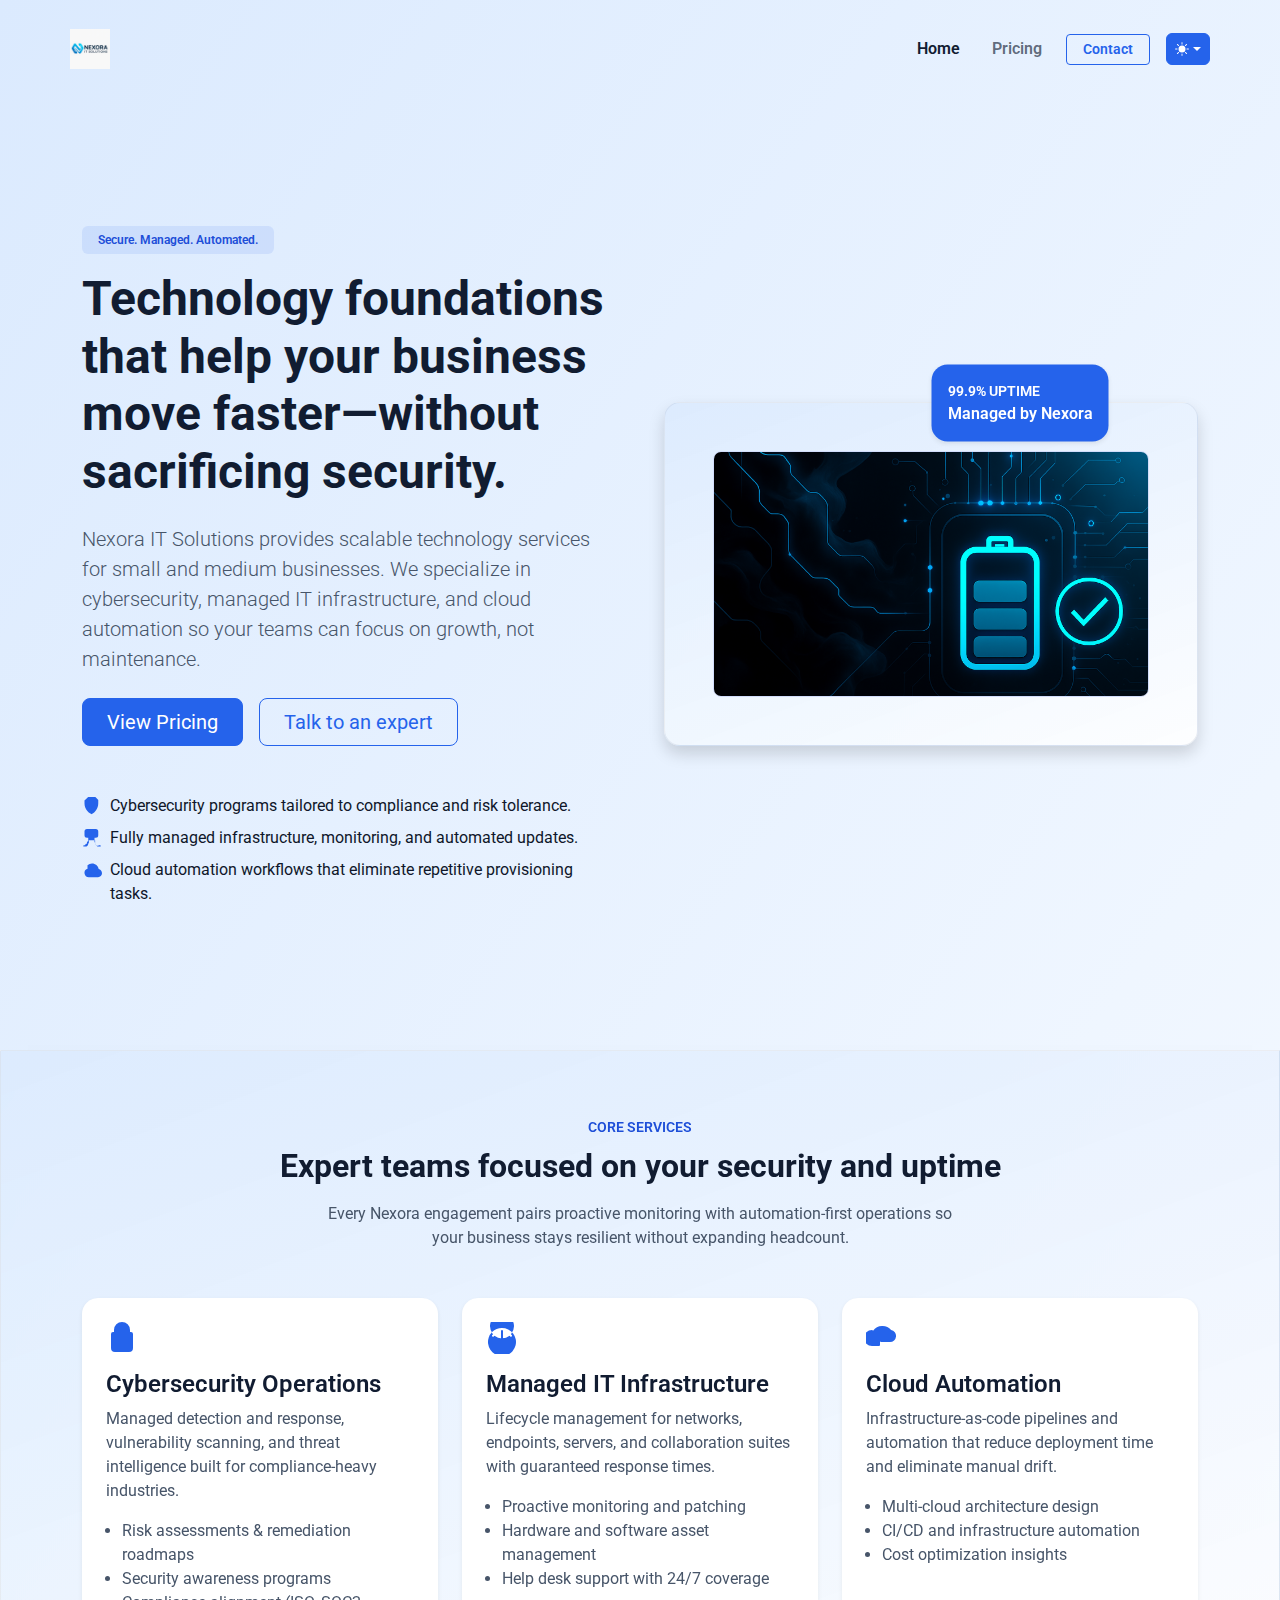
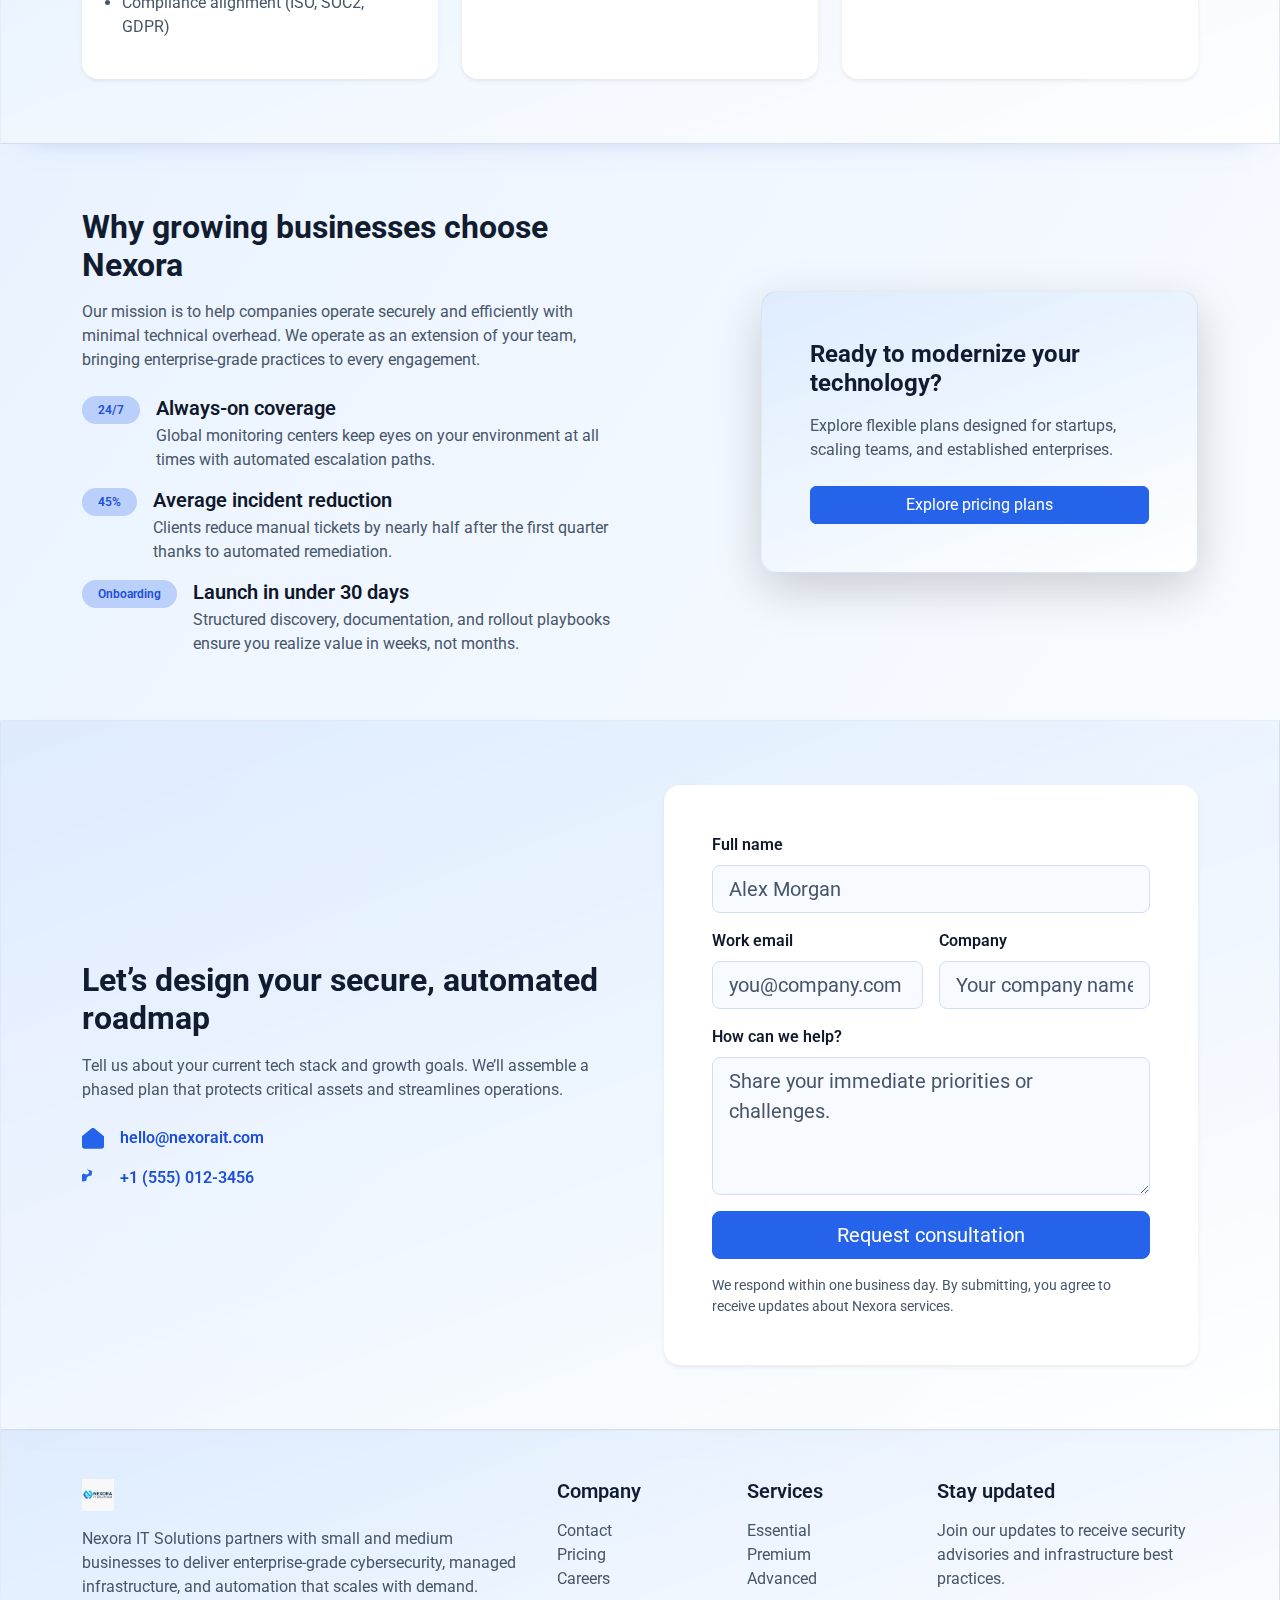
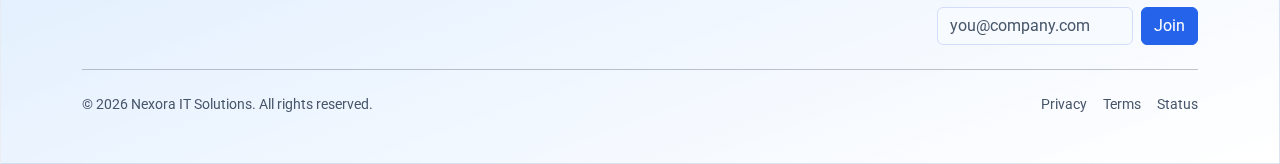
<file: 1  -  Pensio HTML Template/index.html>
<!doctype html>
<html lang="en" dir="ltr" data-bs-theme="auto">
<head>
    <script src="./assets/js/color-modes.js"></script>
    <meta charset="utf-8">
    <meta name="viewport" content="width=device-width, initial-scale=1">
    <meta name="description" content="Nexora IT Solutions delivers scalable cybersecurity, managed IT, and cloud automation services that keep small and medium businesses secure and efficient.">
    <meta name="keywords" content="Nexora IT Solutions, cybersecurity services, managed IT, cloud automation, SMB technology partner">
    <meta name="author" content="Nexora IT Solutions">
    <meta name="generator" content="Bootstrap">
    <title>Nexora IT Solutions | Managed IT & Cybersecurity</title>
	<link rel="apple-touch-icon" sizes="180x180" href="./assets/logo/apple-touch-icon.png">
	<link rel="icon" type="image/png" sizes="32x32" href="./assets/logo/favicon-32x32.png">
	<link rel="icon" type="image/png" sizes="16x16" href="./assets/logo/favicon-16x16.png">
	<link rel="icon" type="image/x-icon" href="./assets/logo/favicon.ico">
	<link rel="manifest" href="./assets/logo/site.webmanifest">
    <link rel="stylesheet" href="./assets/libraries/aos/aos.css">
    <link rel="stylesheet" href="./assets/css/main.min.css">
    <link rel="stylesheet" href="./assets/css/style.css">
    <meta property="og:title" content="Nexora IT Solutions | Managed IT & Cybersecurity">
    <meta property="og:description" content="Scalable cybersecurity, managed IT infrastructure, and cloud automation for growing businesses.">
    <meta property="og:image" content="./assets/logo/ChatGPT Image Nov 12, 2025, 04_02_14 PM.png">
    <meta property="og:url" content="./index.html">
    <meta property="og:type" content="website">
    <meta property="og:locale" content="en_US">
    <meta name="twitter:card" content="summary_large_image">
    <meta name="twitter:site" content="@NexoraIT">
    <meta name="twitter:title" content="Nexora IT Solutions">
    <meta name="twitter:description" content="We help SMBs operate securely and efficiently with managed IT and automation.">
    <meta name="twitter:image" content="./assets/logo/ChatGPT Image Nov 12, 2025, 04_02_14 PM.png">
</head>
<body>
    <div class="loader-wrapper">
        <div class="spinner-border text-primary p-5" role="status">
            <span class="visually-hidden">Loading...</span>
        </div>
    </div>

    <header class="py-3">
        <nav class="navbar navbar-expand-lg container">
            <a class="navbar-brand" href="./index.html">
                <img src="./assets/logo/ChatGPT Image Nov 12, 2025, 04_02_14 PM.png" height="40" alt="Nexora IT Solutions logo">
            </a>
            <button class="navbar-toggler" type="button" data-bs-toggle="collapse" data-bs-target="#primaryNav" aria-controls="primaryNav" aria-expanded="false" aria-label="Toggle navigation">
                <span class="navbar-toggler-icon"></span>
            </button>
            <div class="collapse navbar-collapse" id="primaryNav">
                <ul class="navbar-nav ms-auto align-items-lg-center gap-lg-3">
                    <li class="nav-item">
                        <a class="nav-link active fw-semibold" aria-current="page" href="./index.html">Home</a>
                    </li>
                    <li class="nav-item">
                        <a class="nav-link fw-semibold" href="./pricing.html">Pricing</a>
                    </li>
                    <li class="nav-item mt-3 mt-lg-0">
                        <a class="btn btn-outline-primary btn-sm px-3 fw-semibold" href="#contact">Contact</a>
                    </li>
                </ul>
                <div class="dropdown ms-lg-3 mt-3 mt-lg-0">
                    <svg xmlns="http://www.w3.org/2000/svg" class="d-none">
                        <symbol id="check2" viewBox="0 0 16 16">
                            <path d="M13.854 3.646a.5.5 0 0 1 0 .708l-7 7a.5.5 0 0 1-.708 0l-3.5-3.5a.5.5 0 1 1 .708-.708L6.5 10.293l6.646-6.647a.5.5 0 0 1 .708 0z"/>
                        </symbol>
                        <symbol id="circle-half" viewBox="0 0 16 16">
                            <path d="M8 15A7 7 0 1 0 8 1v14zm0 1A8 8 0 1 1 8 0a8 8 0 0 1 0 16z"/>
                        </symbol>
                        <symbol id="moon-stars-fill" viewBox="0 0 16 16">
                            <path d="M6 .278a.768.768 0 0 1 .08.858 7.208 7.208 0 0 0-.878 3.46c0 4.021 3.278 7.277 7.318 7.277.527 0 1.04-.055 1.533-.16a.787.787 0 0 1 .81.316.733.733 0 0 1-.031.893A8.349 8.349 0 0 1 8.344 16C3.734 16 0 12.286 0 7.71 0 4.266 2.114 1.312 5.124.06A.752.752 0 0 1 6 .278z"/>
                            <path d="M10.794 3.148a.217.217 0 0 1 .412 0l.387 1.162c.173.518.579.924 1.097 1.097l1.162.387a.217.217 0 0 1 0 .412l-1.162.387a1.734 1.734 0 0 0-1.097 1.097l-.387 1.162a.217.217 0 0 1-.412 0l-.387-1.162A1.734 1.734 0 0 0 9.31 6.593l-1.162-.387a.217.217 0 0 1 0-.412l1.162-.387a1.734 1.734 0 0 0 1.097-1.097l.387-1.162zM13.863.099a.145.145 0 0 1 .274 0l.258.774c.115.346.386.617.732.732l.774.258a.145.145 0 0 1 0 .274l-.774.258a1.156 1.156 0 0 0-.732.732l-.258.774a.145.145 0 0 1-.274 0l-.258-.774a1.156 1.156 0 0 0-.732-.732l-.774-.258a.145.145 0 0 1 0-.274l.774-.258c.346-.115.617-.386.732-.732L13.863.1z"/>
                        </symbol>
                        <symbol id="sun-fill" viewBox="0 0 16 16">
                            <path d="M8 12a4 4 0 1 0 0-8 4 4 0 0 0 0 8zM8 0a.5.5 0 0 1 .5.5v2a.5.5 0 0 1-1 0v-2A.5.5 0 0 1 8 0zm0 13a.5.5 0 0 1 .5.5v2a.5.5 0 0 1-1 0v-2A.5.5 0 0 1 8 13zm8-5a.5.5 0 0 1-.5.5h-2a.5.5 0 0 1 0-1h2a.5.5 0 0 1 .5.5zM3 8a.5.5 0 0 1-.5.5h-2a.5.5 0 0 1 0-1h2A.5.5 0 0 1 3 8zm10.657-5.657a.5.5 0 0 1 0 .707l-1.414 1.415a.5.5 0 1 1-.707-.708l1.414-1.414a.5.5 0 0 1 .707 0zm-9.193 9.193a.5.5 0 0 1 0 .707L3.05 13.657a.5.5 0 0 1-.707-.707l1.414-1.414a.5.5 0 0 1 .707 0zm9.193 2.121a.5.5 0 0 1-.707 0l-1.414-1.414a.5.5 0 0 1 .707-.707l1.414 1.414a.5.5 0 0 1 0 .707zM4.464 4.465a.5.5 0 0 1-.707 0L2.343 3.05a.5.5 0 1 1 .707-.707l1.414 1.414a.5.5 0 0 1 0 .708z"/>
                        </symbol>
                    </svg>
                    <button class="btn btn-primary text-white btn-sm rounded dropdown-toggle d-flex align-items-center" id="bd-theme" type="button" aria-expanded="false" data-bs-toggle="dropdown" aria-label="Toggle theme (auto)">
                        <svg fill="currentColor" class="bi my-1 theme-icon-active" width="1em" height="1em"><use href="#circle-half"></use></svg>
                        <span class="visually-hidden" id="bd-theme-text">Toggle theme</span>
                    </button>
                    <ul class="dropdown-menu dropdown-menu-end dropdown-menu-hover end-0 p-1 rounded-3 bg-body-tertiary shadow" style="--bs-dropdown-min-width: 9rem;" aria-labelledby="bd-theme-text">
                        <li style="color: var(--bs-tertiary-bg);">
                            <svg xmlns="http://www.w3.org/2000/svg" width="20" height="20" fill="currentColor" class="d-inline-block position-absolute top-0 end-0 translate-middle mt-n1" viewBox="0 0 16 16">
                                <path class="carret-dropdown-path" d="m7.247 4.86-4.796 5.481c-.566.647-.106 1.659.753 1.659h9.592a1 1 0 0 0 .753-1.659l-4.796-5.48a1 1 0 0 0-1.506 0z"/>
                            </svg>
                        </li>
                        <li>
                            <button type="button" class="dropdown-item d-flex align-items-center rounded-1" data-bs-theme-value="light" aria-pressed="false">
                                <svg fill="currentColor" class="bi me-2 theme-icon" width="1em" height="1em"><use href="#sun-fill"></use></svg>
                                Light
                                <svg fill="currentColor" class="bi ms-auto d-none active-check" width="1em" height="1em"><use href="#check2"></use></svg>
                            </button>
                        </li>
                        <li>
                            <button type="button" class="dropdown-item d-flex align-items-center rounded-1 my-1" data-bs-theme-value="dark" aria-pressed="false">
                                <svg fill="currentColor" class="bi me-2 theme-icon" width="1em" height="1em"><use href="#moon-stars-fill"></use></svg>
                                Dark
                                <svg fill="currentColor" class="bi ms-auto d-none active-check" width="1em" height="1em"><use href="#check2"></use></svg>
                            </button>
                        </li>
                        <li>
                            <button type="button" class="dropdown-item d-flex align-items-center rounded-1 active" data-bs-theme-value="auto" aria-pressed="true">
                                <svg fill="currentColor" class="bi me-2 theme-icon" width="1em" height="1em"><use href="#circle-half"></use></svg>
                                Auto
                                <svg fill="currentColor" class="bi ms-auto d-none active-check" width="1em" height="1em"><use href="#check2"></use></svg>
                            </button>
                        </li>
                    </ul>
                </div>
            </div>
        </nav>
    </header>

    <main>
        <section class="py-6 py-lg-8">
            <div class="container">
                <div class="row align-items-center g-5">
                    <div class="col-lg-6">
                        <span class="badge text-bg-primary bg-opacity-10 text-primary-emphasis px-3 py-2 fw-semibold mb-3">Secure. Managed. Automated.</span>
                        <h1 class="display-5 fw-bold text-body-emphasis mb-4">Technology foundations that help your business move faster—without sacrificing security.</h1>
                        <p class="lead text-body-secondary mb-4">Nexora IT Solutions provides scalable technology services for small and medium businesses. We specialize in cybersecurity, managed IT infrastructure, and cloud automation so your teams can focus on growth, not maintenance.</p>
                        <div class="d-flex flex-column flex-sm-row gap-3">
                            <a class="btn btn-primary btn-lg text-white px-4" href="./pricing.html">View Pricing</a>
                            <a class="btn btn-outline-primary btn-lg px-4" href="#contact">Talk to an expert</a>
                        </div>
                        <div class="mt-5">
                            <ul class="list-unstyled d-flex flex-column gap-2">
                                <li class="d-flex align-items-start gap-2">
                                    <span class="text-primary">
                                        <svg xmlns="http://www.w3.org/2000/svg" width="20" height="20" fill="currentColor" class="bi bi-shield-check" viewBox="0 0 16 16">
                                            <path d="M5.072 0a.5.5 0 0 0-.357.15l-2.5 2.5A.5.5 0 0 0 2 2.5V5c0 4.418 2.63 7.167 5.466 8.682a.5.5 0 0 0 .468 0C10.37 12.167 13 9.418 13 5V2.5a.5.5 0 0 0-.146-.354l-2.5-2.5A.5.5 0 0 0 10 0H5.072z"/>
                                            <path d="M10.854 5.146a.5.5 0 0 1 0 .708l-3 3a.5.5 0 0 1-.708 0l-1.5-1.5a.5.5 0 1 1 .708-.708L7.5 7.793l2.646-2.647a.5.5 0 0 1 .708 0z"/>
                                        </svg>
                                    </span>
                                    <span>Cybersecurity programs tailored to compliance and risk tolerance.</span>
                                </li>
                                <li class="d-flex align-items-start gap-2">
                                    <span class="text-primary">
                                        <svg xmlns="http://www.w3.org/2000/svg" width="20" height="20" fill="currentColor" class="bi bi-hdd-network" viewBox="0 0 16 16">
                                            <path d="M4 0a2 2 0 0 0-2 2v3a2 2 0 0 0 2 2h1v2.535A1.5 1.5 0 0 0 4 11.5 1.5 1.5 0 0 0 2.5 13h-1a.5.5 0 0 0 0 1h1A2.5 2.5 0 0 0 5 11.5a.5.5 0 0 0 .5-.5V9h5v2a.5.5 0 0 0 .5.5 2.5 2.5 0 0 0 2.5 2.5h1a.5.5 0 0 0 0-1h-1A1.5 1.5 0 0 1 11 11.5a1.5 1.5 0 0 1-1-1.415V7h1a2 2 0 0 0 2-2V2a2 2 0 0 0-2-2H4z"/>
                                        </svg>
                                    </span>
                                    <span>Fully managed infrastructure, monitoring, and automated updates.</span>
                                </li>
                                <li class="d-flex align-items-start gap-2">
                                    <span class="text-primary">
                                        <svg xmlns="http://www.w3.org/2000/svg" width="20" height="20" fill="currentColor" class="bi bi-cloud-check" viewBox="0 0 16 16">
                                            <path d="M4.406 3.342A5.53 5.53 0 0 1 8 2c2.69 0 4.934 1.923 5.357 4.432C14.804 6.887 16 8.221 16 9.856 16 11.573 14.573 13 12.856 13H5.5a3.5 3.5 0 0 1-1.094-6.829z"/>
                                            <path d="M10.97 7.97a.75.75 0 1 1 1.07 1.05l-3 3a.75.75 0 0 1-1.08.02l-1.5-1.5a.75.75 0 0 1 1.06-1.06l.97.97 2.48-2.48z"/>
                                        </svg>
                                    </span>
                                    <span>Cloud automation workflows that eliminate repetitive provisioning tasks.</span>
                                </li>
                            </ul>
                        </div>
                    </div>
                    <div class="col-lg-6" data-aos="fade-up" data-aos-duration="1000">
                        <div class="p-4 p-sm-5 bg-body-tertiary rounded-4 shadow position-relative">
                            <div class="ratio ratio-16x9 rounded-3 overflow-hidden border">
                                <img src="./assets/img/screenshots/ChatGPT Image Nov 12, 2025, 06_04_46 PM.png" class="w-100 h-100 object-fit-cover" alt="Team collaborating with secure technology">
                            </div>
                            <div class="position-absolute top-0 end-0 translate-middle p-3 bg-primary text-white rounded-4 shadow-sm">
                                <div class="fw-semibold text-uppercase small">99.9% uptime</div>
                                <div class="fw-semibold">Managed by Nexora</div>
                            </div>
                        </div>
                    </div>
                </div>
            </div>
        </section>

        <section class="py-6 bg-body-tertiary">
            <div class="container">
                <div class="text-center mb-5">
                    <span class="text-uppercase text-primary-emphasis fw-semibold small">Core Services</span>
                    <h2 class="mt-2 mb-3 fw-bold text-body-emphasis">Expert teams focused on your security and uptime</h2>
                    <p class="text-body-secondary mx-auto" style="max-width: 640px;">Every Nexora engagement pairs proactive monitoring with automation-first operations so your business stays resilient without expanding headcount.</p>
                </div>
                <div class="row g-4">
                    <div class="col-md-4">
                        <div class="h-100 p-4 bg-white bg-opacity-80 rounded-4 shadow-sm">
                            <div class="mb-3 text-primary">
                                <svg xmlns="http://www.w3.org/2000/svg" width="32" height="32" fill="currentColor" class="bi bi-lock-fill" viewBox="0 0 16 16">
                                    <path d="M2.5 6a1 1 0 0 1 1-1h.5V4a4 4 0 1 1 8 0v1h.5a1 1 0 0 1 1 1v7a2 2 0 0 1-2 2h-7a2 2 0 0 1-2-2V6z"/>
                                </svg>
                            </div>
                            <h3 class="fs-4 fw-semibold text-body-emphasis">Cybersecurity Operations</h3>
                            <p class="text-body-secondary">Managed detection and response, vulnerability scanning, and threat intelligence built for compliance-heavy industries.</p>
                            <ul class="text-body-secondary ps-3">
                                <li>Risk assessments & remediation roadmaps</li>
                                <li>Security awareness programs</li>
                                <li>Compliance alignment (ISO, SOC2, GDPR)</li>
                            </ul>
                        </div>
                    </div>
                    <div class="col-md-4">
                        <div class="h-100 p-4 bg-white bg-opacity-80 rounded-4 shadow-sm">
                            <div class="mb-3 text-primary">
                                <svg xmlns="http://www.w3.org/2000/svg" width="32" height="32" fill="currentColor" class="bi bi-speedometer" viewBox="0 0 16 16">
                                    <path d="M8 4a.5.5 0 0 1 .5.5V8l2.5 1.5a.5.5 0 0 1-.5.866l-2.75-1.65A.5.5 0 0 1 7.5 8V4.5A.5.5 0 0 1 8 4z"/>
                                    <path d="M8 3a7 7 0 1 1-4.95 2.05A7 7 0 0 1 8 3zm4.472 3.154a6 6 0 1 0-8.944 0l-.359.36a.5.5 0 1 0 .708.708l.36-.36a6 6 0 0 0 7.526 0l.36.36a.5.5 0 1 0 .708-.708l-.359-.36z"/>
                                </svg>
                            </div>
                            <h3 class="fs-4 fw-semibold text-body-emphasis">Managed IT Infrastructure</h3>
                            <p class="text-body-secondary">Lifecycle management for networks, endpoints, servers, and collaboration suites with guaranteed response times.</p>
                            <ul class="text-body-secondary ps-3">
                                <li>Proactive monitoring and patching</li>
                                <li>Hardware and software asset management</li>
                                <li>Help desk support with 24/7 coverage</li>
                            </ul>
                        </div>
                    </div>
                    <div class="col-md-4">
                        <div class="h-100 p-4 bg-white bg-opacity-80 rounded-4 shadow-sm">
                            <div class="mb-3 text-primary">
                                <svg xmlns="http://www.w3.org/2000/svg" width="32" height="32" fill="currentColor" class="bi bi-cloud-arrow-up-fill" viewBox="0 0 16 16">
                                    <path d="M8 2a5.53 5.53 0 0 0-4.473 2.326A4.1 4.1 0 0 0 3 4a4 4 0 0 0 0 8h3.5a.5.5 0 0 0 .5-.5V7.707L5.854 9.354a.5.5 0 1 0 .707.707l2-2a.5.5 0 0 0 0-.708l-2-2a.5.5 0 1 0-.707.708L7 6.293V9.5a.5.5 0 0 0 .5.5H12a3 3 0 0 0 .557-5.953A5.53 5.53 0 0 0 8 2z"/>
                                </svg>
                            </div>
                            <h3 class="fs-4 fw-semibold text-body-emphasis">Cloud Automation</h3>
                            <p class="text-body-secondary">Infrastructure-as-code pipelines and automation that reduce deployment time and eliminate manual drift.</p>
                            <ul class="text-body-secondary ps-3">
                                <li>Multi-cloud architecture design</li>
                                <li>CI/CD and infrastructure automation</li>
                                <li>Cost optimization insights</li>
                            </ul>
                        </div>
                    </div>
                </div>
            </div>
        </section>

        <section class="py-6">
            <div class="container">
                <div class="row g-5 align-items-center">
                    <div class="col-lg-6">
                        <h2 class="fw-bold text-body-emphasis mb-3">Why growing businesses choose Nexora</h2>
                        <p class="text-body-secondary mb-4">Our mission is to help companies operate securely and efficiently with minimal technical overhead. We operate as an extension of your team, bringing enterprise-grade practices to every engagement.</p>
                        <div class="d-flex flex-column gap-3">
                            <div class="d-flex gap-3 align-items-start">
                                <div class="badge rounded-pill text-bg-primary bg-opacity-25 text-primary-emphasis px-3 py-2 fw-semibold">24/7</div>
                                <div>
                                    <h3 class="h5 fw-semibold mb-1">Always-on coverage</h3>
                                    <p class="text-body-secondary mb-0">Global monitoring centers keep eyes on your environment at all times with automated escalation paths.</p>
                                </div>
                            </div>
                            <div class="d-flex gap-3 align-items-start">
                                <div class="badge rounded-pill text-bg-primary bg-opacity-25 text-primary-emphasis px-3 py-2 fw-semibold">45%</div>
                                <div>
                                    <h3 class="h5 fw-semibold mb-1">Average incident reduction</h3>
                                    <p class="text-body-secondary mb-0">Clients reduce manual tickets by nearly half after the first quarter thanks to automated remediation.</p>
                                </div>
                            </div>
                            <div class="d-flex gap-3 align-items-start">
                                <div class="badge rounded-pill text-bg-primary bg-opacity-25 text-primary-emphasis px-3 py-2 fw-semibold">Onboarding</div>
                                <div>
                                    <h3 class="h5 fw-semibold mb-1">Launch in under 30 days</h3>
                                    <p class="text-body-secondary mb-0">Structured discovery, documentation, and rollout playbooks ensure you realize value in weeks, not months.</p>
                                </div>
                            </div>
                        </div>
                    </div>
                    <div class="col-lg-5 ms-lg-auto">
                        <div class="p-4 p-sm-5 bg-body-tertiary rounded-4 shadow-lg">
                            <h3 class="h4 fw-bold text-body-emphasis mb-3">Ready to modernize your technology?</h3>
                            <p class="text-body-secondary mb-4">Explore flexible plans designed for startups, scaling teams, and established enterprises.</p>
                            <a class="btn btn-primary text-white w-100" href="./pricing.html">Explore pricing plans</a>
                        </div>
                    </div>
                </div>
            </div>
        </section>

        <section class="py-6 bg-body-tertiary" id="contact">
            <div class="container">
                <div class="row g-5 align-items-center">
                    <div class="col-lg-6">
                        <h2 class="fw-bold text-body-emphasis mb-3">Let’s design your secure, automated roadmap</h2>
                        <p class="text-body-secondary mb-4">Tell us about your current tech stack and growth goals. We’ll assemble a phased plan that protects critical assets and streamlines operations.</p>
                        <div class="d-flex flex-column gap-3">
                            <div class="d-flex gap-3 align-items-center">
                                <span class="text-primary">
                                    <svg xmlns="http://www.w3.org/2000/svg" width="22" height="22" fill="currentColor" class="bi bi-envelope-open" viewBox="0 0 16 16">
                                        <path d="M8.941.26a1.5 1.5 0 0 0-1.882 0l-6 4.8A1.5 1.5 0 0 0 0 6.595V13a2 2 0 0 0 2 2h12a2 2 0 0 0 2-2V6.595a1.5 1.5 0 0 0-.059-.535"/>
                                        <path d="M15.941 5.76 8 11 0.059 5.76"/>
                                    </svg>
                                </span>
                                <a class="text-decoration-none fw-semibold" href="mailto:hello@nexorait.com">hello@nexorait.com</a>
                            </div>
                            <div class="d-flex gap-3 align-items-center">
                                <span class="text-primary">
                                    <svg xmlns="http://www.w3.org/2000/svg" width="22" height="22" fill="currentColor" class="bi bi-telephone" viewBox="0 0 16 16">
                                        <path d="M3.654 1.328a.678.678 0 0 1 .736-.186l2.522.84c.329.11.531.46.474.803l-.37 2.312a.678.678 0 0 1-.67.566c-.03 0-.061-.003-.092-.01-.746-.153-1.58.066-2.233.72-.653.653-.873 1.487-.72 2.233a.678.678 0 0 1-.555.762l-2.312.37a.678.678 0 0 1-.803-.474l-.84-2.522a.678.678 0 0 1 .186-.736l1.745-1.745a.678.678 0 0 1 .738-.144l1.218.406a1.745 1.745 0 0 0 2.012-.437l.278-.278a1.745 1.745 0 0 0-.437-2.012l-.406-1.218a.678.678 0 0 1 .144-.738z"/>
                                    </svg>
                                </span>
                                <a class="text-decoration-none fw-semibold" href="tel:+15550123456">+1 (555) 012-3456</a>
                            </div>
                        </div>
                    </div>
                    <div class="col-lg-6">
                        <div class="p-4 p-sm-5 bg-white rounded-4 shadow-sm">
                            <form class="row g-3">
                                <div class="col-12">
                                    <label for="contactName" class="form-label fw-semibold">Full name</label>
                                    <input type="text" class="form-control form-control-lg" id="contactName" placeholder="Alex Morgan">
                                </div>
                                <div class="col-md-6">
                                    <label for="contactEmail" class="form-label fw-semibold">Work email</label>
                                    <input type="email" class="form-control form-control-lg" id="contactEmail" placeholder="you@company.com">
                                </div>
                                <div class="col-md-6">
                                    <label for="contactCompany" class="form-label fw-semibold">Company</label>
                                    <input type="text" class="form-control form-control-lg" id="contactCompany" placeholder="Your company name">
                                </div>
                                <div class="col-12">
                                    <label for="contactMessage" class="form-label fw-semibold">How can we help?</label>
                                    <textarea class="form-control form-control-lg" id="contactMessage" rows="4" placeholder="Share your immediate priorities or challenges."></textarea>
                                </div>
                                <div class="col-12">
                                    <button type="submit" class="btn btn-primary btn-lg text-white w-100">Request consultation</button>
                                </div>
                                <div class="col-12">
                                    <small class="text-body-secondary d-block">We respond within one business day. By submitting, you agree to receive updates about Nexora services.</small>
                                </div>
                            </form>
                        </div>
                    </div>
                </div>
            </div>
        </section>
    </main>

    <footer class="py-5 bg-body-tertiary border-top">
        <div class="container">
            <div class="row g-4">
                <div class="col-lg-5">
                    <a href="./index.html" class="d-inline-flex align-items-center mb-3 text-decoration-none">
                        <img src="./assets/logo/ChatGPT Image Nov 12, 2025, 04_02_14 PM.png" height="32" alt="Nexora IT Solutions logo">
                    </a>
                    <p class="text-body-secondary mb-0">Nexora IT Solutions partners with small and medium businesses to deliver enterprise-grade cybersecurity, managed infrastructure, and automation that scales with demand.</p>
                </div>
                <div class="col-6 col-lg-2">
                    <h5 class="fw-semibold text-body-emphasis">Company</h5>
                    <ul class="list-unstyled text-small mt-3">
                        <li><a class="text-decoration-none text-body-secondary" href="#contact">Contact</a></li>
                        <li><a class="text-decoration-none text-body-secondary" href="./pricing.html">Pricing</a></li>
                        <li><a class="text-decoration-none text-body-secondary" href="mailto:careers@nexorait.com">Careers</a></li>
                    </ul>
                </div>
                <div class="col-6 col-lg-2">
                    <h5 class="fw-semibold text-body-emphasis">Services</h5>
                    <ul class="list-unstyled text-small mt-3">
                        <li><a class="text-decoration-none text-body-secondary" href="./pricing.html#essential">Essential</a></li>
                        <li><a class="text-decoration-none text-body-secondary" href="./pricing.html#premium">Premium</a></li>
                        <li><a class="text-decoration-none text-body-secondary" href="./pricing.html#advanced">Advanced</a></li>
                    </ul>
                </div>
                <div class="col-12 col-lg-3">
                    <h5 class="fw-semibold text-body-emphasis">Stay updated</h5>
                    <p class="text-body-secondary mt-3">Join our updates to receive security advisories and infrastructure best practices.</p>
                    <form class="d-flex gap-2">
                        <input type="email" class="form-control" placeholder="you@company.com" aria-label="Email">
                        <button class="btn btn-primary text-white" type="submit">Join</button>
                    </form>
                </div>
            </div>
            <hr class="my-4">
            <div class="d-flex flex-column flex-sm-row justify-content-between align-items-center text-body-secondary small">
                <span>© <span class="current-year"></span> Nexora IT Solutions. All rights reserved.</span>
                <div class="d-flex gap-3 mt-3 mt-sm-0">
                    <a class="text-decoration-none text-body-secondary" href="./privacy.html">Privacy</a>
                    <a class="text-decoration-none text-body-secondary" href="./terms.html">Terms</a>
                    <a class="text-decoration-none text-body-secondary" href="./status.html">Status</a>
                </div>
            </div>
        </div>
    </footer>

    <script src="./assets/libraries/bootstrap/js/bootstrap.bundle.min.js"></script>
    <script src="./assets/libraries/aos/aos.js"></script>
    <script src="./assets/js/scripts.js"></script>
</body>
</html>
</file>
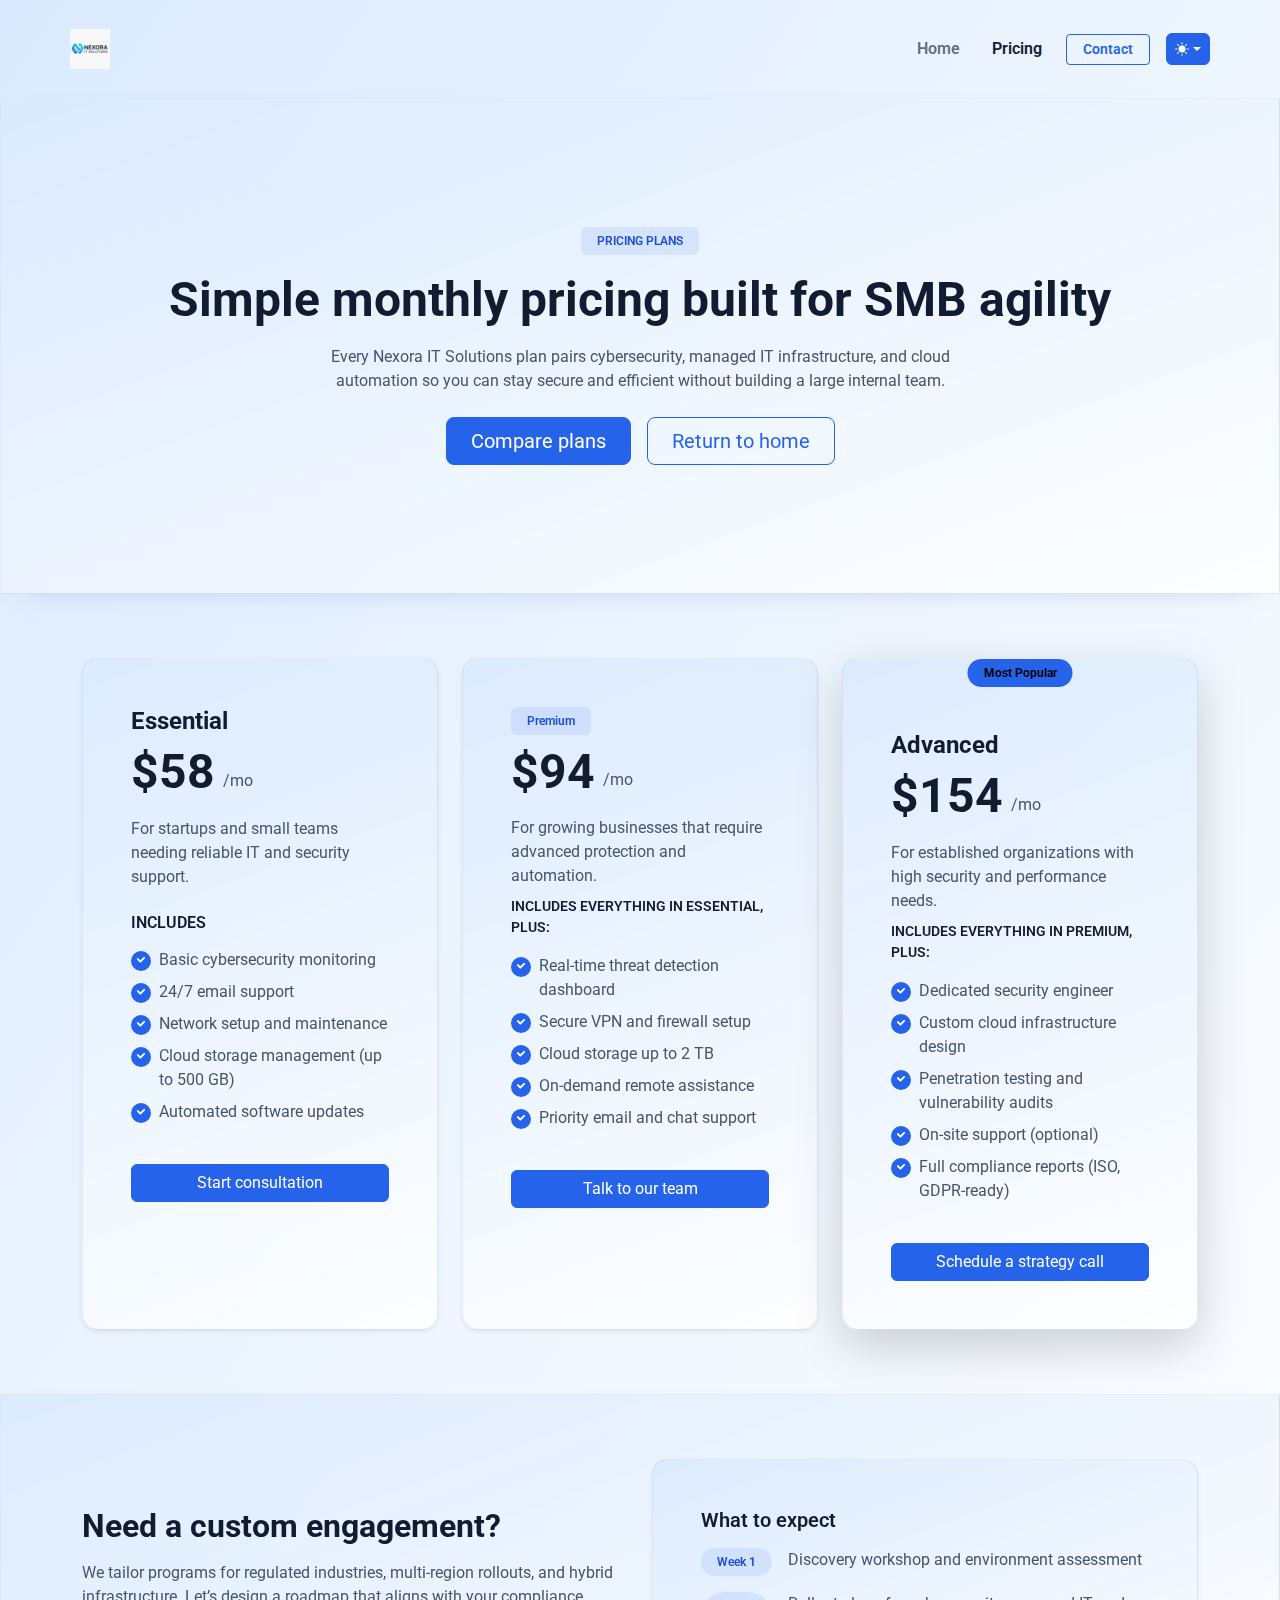
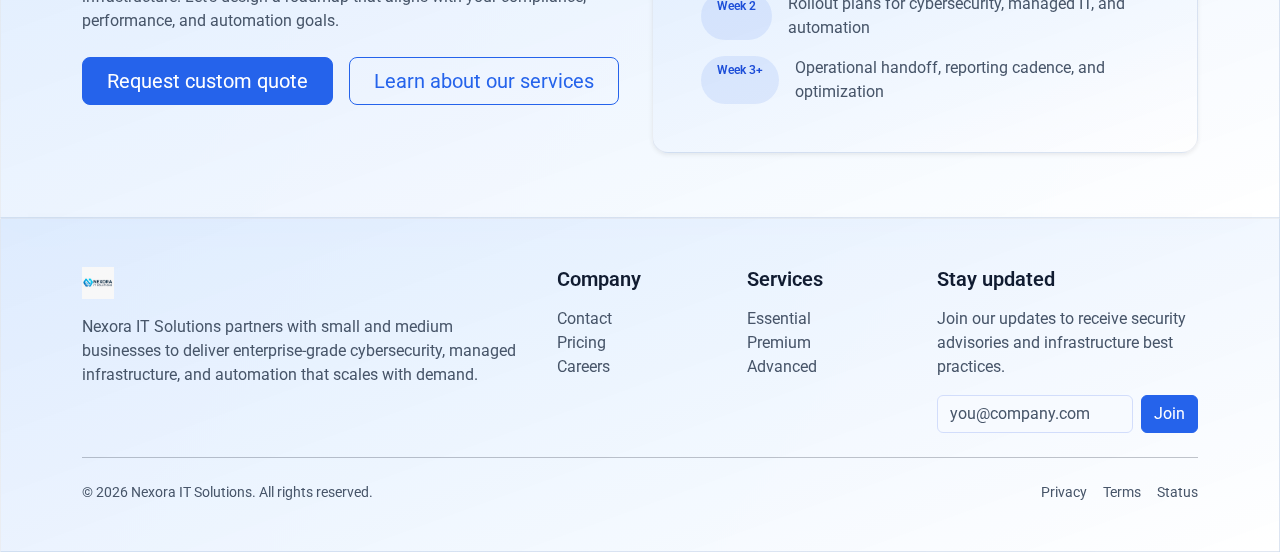
<file: 1  -  Pensio HTML Template/pricing.html>
<!doctype html>
<html lang="en" dir="ltr" data-bs-theme="auto">
<head>
    <script src="./assets/js/color-modes.js"></script>
    <meta charset="utf-8">
    <meta name="viewport" content="width=device-width, initial-scale=1">
    <meta name="description" content="Choose the Nexora IT Solutions pricing plan that fits your cybersecurity, managed IT, and cloud automation needs.">
    <meta name="keywords" content="Nexora IT Solutions pricing, managed IT pricing, cybersecurity services, cloud automation plans">
    <meta name="author" content="Nexora IT Solutions">
    <meta name="generator" content="Bootstrap">
    <title>Nexora IT Solutions | Pricing Plans</title>
	<link rel="apple-touch-icon" sizes="180x180" href="./assets/logo/apple-touch-icon.png">
	<link rel="icon" type="image/png" sizes="32x32" href="./assets/logo/favicon-32x32.png">
	<link rel="icon" type="image/png" sizes="16x16" href="./assets/logo/favicon-16x16.png">
	<link rel="icon" type="image/x-icon" href="./assets/logo/favicon.ico">
	<link rel="manifest" href="./assets/logo/site.webmanifest">
    <link rel="stylesheet" href="./assets/libraries/aos/aos.css">
    <link rel="stylesheet" href="./assets/css/main.min.css">
    <link rel="stylesheet" href="./assets/css/style.css">
    <meta property="og:title" content="Nexora IT Solutions | Pricing Plans">
    <meta property="og:description" content="Flexible cybersecurity, managed IT, and cloud automation bundles for businesses at every stage.">
    <meta property="og:image" content="./assets/logo/ChatGPT Image Nov 12, 2025, 04_02_14 PM.png">
    <meta property="og:url" content="./pricing.html">
    <meta property="og:type" content="website">
    <meta property="og:locale" content="en_US">
    <meta name="twitter:card" content="summary_large_image">
    <meta name="twitter:site" content="@NexoraIT">
    <meta name="twitter:title" content="Nexora IT Solutions Pricing">
    <meta name="twitter:description" content="Compare plans for managed IT, cybersecurity, and cloud automation from Nexora IT Solutions.">
    <meta name="twitter:image" content="./assets/logo/ChatGPT Image Nov 12, 2025, 04_02_14 PM.png">
</head>
<body>
    <div class="loader-wrapper">
        <div class="spinner-border text-primary p-5" role="status">
            <span class="visually-hidden">Loading...</span>
        </div>
    </div>

    <header class="py-3">
        <nav class="navbar navbar-expand-lg container">
            <a class="navbar-brand" href="./index.html">
                <img src="./assets/logo/ChatGPT Image Nov 12, 2025, 04_02_14 PM.png" height="40" alt="Nexora IT Solutions logo">
            </a>
            <button class="navbar-toggler" type="button" data-bs-toggle="collapse" data-bs-target="#primaryNav" aria-controls="primaryNav" aria-expanded="false" aria-label="Toggle navigation">
                <span class="navbar-toggler-icon"></span>
            </button>
            <div class="collapse navbar-collapse" id="primaryNav">
                <ul class="navbar-nav ms-auto align-items-lg-center gap-lg-3">
                    <li class="nav-item">
                        <a class="nav-link fw-semibold" href="./index.html">Home</a>
                    </li>
                    <li class="nav-item">
                        <a class="nav-link active fw-semibold" aria-current="page" href="./pricing.html">Pricing</a>
                    </li>
                    <li class="nav-item mt-3 mt-lg-0">
                        <a class="btn btn-outline-primary btn-sm px-3 fw-semibold" href="./index.html#contact">Contact</a>
                    </li>
                </ul>
                <div class="dropdown ms-lg-3 mt-3 mt-lg-0">
	                <svg xmlns="http://www.w3.org/2000/svg" class="d-none">
	                    <symbol id="check2" viewBox="0 0 16 16">
	                        <path d="M13.854 3.646a.5.5 0 0 1 0 .708l-7 7a.5.5 0 0 1-.708 0l-3.5-3.5a.5.5 0 1 1 .708-.708L6.5 10.293l6.646-6.647a.5.5 0 0 1 .708 0z"/>
	                    </symbol>
	                    <symbol id="circle-half" viewBox="0 0 16 16">
	                        <path d="M8 15A7 7 0 1 0 8 1v14zm0 1A8 8 0 1 1 8 0a8 8 0 0 1 0 16z"/>
	                    </symbol>
	                    <symbol id="moon-stars-fill" viewBox="0 0 16 16">
	                        <path d="M6 .278a.768.768 0 0 1 .08.858 7.208 7.208 0 0 0-.878 3.46c0 4.021 3.278 7.277 7.318 7.277.527 0 1.04-.055 1.533-.16a.787.787 0 0 1 .81.316.733.733 0 0 1-.031.893A8.349 8.349 0 0 1 8.344 16C3.734 16 0 12.286 0 7.71 0 4.266 2.114 1.312 5.124.06A.752.752 0 0 1 6 .278z"/>
	                        <path d="M10.794 3.148a.217.217 0 0 1 .412 0l.387 1.162c.173.518.579.924 1.097 1.097l1.162.387a.217.217 0 0 1 0 .412l-1.162.387a1.734 1.734 0 0 0-1.097 1.097l-.387 1.162a.217.217 0 0 1-.412 0l-.387-1.162A1.734 1.734 0 0 0 9.31 6.593l-1.162-.387a.217.217 0 0 1 0-.412l1.162-.387a1.734 1.734 0 0 0 1.097-1.097l.387-1.162zM13.863.099a.145.145 0 0 1 .274 0l.258.774c.115.346.386.617.732.732l.774.258a.145.145 0 0 1 0 .274l-.774.258a1.156 1.156 0 0 0-.732.732l-.258.774a.145.145 0 0 1-.274 0l-.258-.774a1.156 1.156 0 0 0-.732-.732l-.774-.258a.145.145 0 0 1 0-.274l.774-.258c.346-.115.617-.386.732-.732L13.863.1z"/>
	                    </symbol>
	                    <symbol id="sun-fill" viewBox="0 0 16 16">
	                        <path d="M8 12a4 4 0 1 0 0-8 4 4 0 0 0 0 8zM8 0a.5.5 0 0 1 .5.5v2a.5.5 0 0 1-1 0v-2A.5.5 0 0 1 8 0zm0 13a.5.5 0 0 1 .5.5v2a.5.5 0 0 1-1 0v-2A.5.5 0 0 1 8 13zm8-5a.5.5 0 0 1-.5.5h-2a.5.5 0 0 1 0-1h2a.5.5 0 0 1 .5.5zM3 8a.5.5 0 0 1-.5.5h-2a.5.5 0 0 1 0-1h2A.5.5 0 0 1 3 8zm10.657-5.657a.5.5 0 0 1 0 .707l-1.414 1.415a.5.5 0 1 1-.707-.708l1.414-1.414a.5.5 0 0 1 .707 0zm-9.193 9.193a.5.5 0 0 1 0 .707L3.05 13.657a.5.5 0 0 1-.707-.707l1.414-1.414a.5.5 0 0 1 .707 0zm9.193 2.121a.5.5 0 0 1-.707 0l-1.414-1.414a.5.5 0 0 1 .707-.707l1.414 1.414a.5.5 0 0 1 0 .707zM4.464 4.465a.5.5 0 0 1-.707 0L2.343 3.05a.5.5 0 1 1 .707-.707l1.414 1.414a.5.5 0 0 1 0 .708z"/>
	                    </symbol>
	                </svg>
                    <button class="btn btn-primary text-white btn-sm rounded dropdown-toggle d-flex align-items-center" id="bd-theme" type="button" aria-expanded="false" data-bs-toggle="dropdown" aria-label="Toggle theme (auto)">
	                    <svg fill="currentColor" class="bi my-1 theme-icon-active" width="1em" height="1em"><use href="#circle-half"></use></svg>
	                    <span class="visually-hidden" id="bd-theme-text">Toggle theme</span>
	                </button>
                    <ul class="dropdown-menu dropdown-menu-end dropdown-menu-hover end-0 p-1 rounded-3 bg-body-tertiary shadow" style="--bs-dropdown-min-width: 9rem;" aria-labelledby="bd-theme-text">
	                    <li style="color: var(--bs-tertiary-bg);">
                            <svg xmlns="http://www.w3.org/2000/svg" width="20" height="20" fill="currentColor" class="d-inline-block position-absolute top-0 end-0 translate-middle mt-n1" viewBox="0 0 16 16">
	                            <path class="carret-dropdown-path" d="m7.247 4.86-4.796 5.481c-.566.647-.106 1.659.753 1.659h9.592a1 1 0 0 0 .753-1.659l-4.796-5.48a1 1 0 0 0-1.506 0z"/>
	                        </svg>
	                    </li>
	                    <li>
	                        <button type="button" class="dropdown-item d-flex align-items-center rounded-1" data-bs-theme-value="light" aria-pressed="false">
	                            <svg fill="currentColor" class="bi me-2 theme-icon" width="1em" height="1em"><use href="#sun-fill"></use></svg>
	                            Light
	                            <svg fill="currentColor" class="bi ms-auto d-none active-check" width="1em" height="1em"><use href="#check2"></use></svg>
	                        </button>
	                    </li>
	                    <li>
                            <button type="button" class="dropdown-item d-flex align-items-center rounded-1 my-1" data-bs-theme-value="dark" aria-pressed="false">
	                            <svg fill="currentColor" class="bi me-2 theme-icon" width="1em" height="1em"><use href="#moon-stars-fill"></use></svg>
	                            Dark
	                            <svg fill="currentColor" class="bi ms-auto d-none active-check" width="1em" height="1em"><use href="#check2"></use></svg>
	                        </button>
	                    </li>
	                    <li>
	                        <button type="button" class="dropdown-item d-flex align-items-center rounded-1 active" data-bs-theme-value="auto" aria-pressed="true">
	                            <svg fill="currentColor" class="bi me-2 theme-icon" width="1em" height="1em"><use href="#circle-half"></use></svg>
	                            Auto
	                            <svg fill="currentColor" class="bi ms-auto d-none active-check" width="1em" height="1em"><use href="#check2"></use></svg>
	                        </button>
	                    </li>
	                </ul>
	            </div>
	        </div>
	    </nav>
	</header>

    <main>
        <section class="py-6 py-lg-8 bg-body-tertiary">
            <div class="container text-center">
                <span class="badge text-bg-primary bg-opacity-10 text-primary-emphasis px-3 py-2 fw-semibold mb-3 text-uppercase">Pricing Plans</span>
                <h1 class="display-5 fw-bold text-body-emphasis mb-3">Simple monthly pricing built for SMB agility</h1>
                <p class="text-body-secondary mx-auto mb-4" style="max-width: 640px;">Every Nexora IT Solutions plan pairs cybersecurity, managed IT infrastructure, and cloud automation so you can stay secure and efficient without building a large internal team.</p>
                <div class="d-flex flex-column flex-sm-row gap-3 justify-content-center">
                    <a class="btn btn-primary btn-lg text-white px-4" href="#plans">Compare plans</a>
                    <a class="btn btn-outline-primary btn-lg px-4" href="./index.html">Return to home</a>
                </div>
		    </div>
        </section>

        <section class="py-6" id="plans">
		<div class="container">
                <div class="row g-4 align-items-stretch">
                    <div class="col-md-4" id="essential">
                        <div class="h-100 p-4 p-lg-5 bg-body-tertiary rounded-4 shadow-sm border">
                            <h2 class="h4 fw-bold text-body-emphasis mb-2">Essential</h2>
                            <div class="d-flex align-items-end gap-2 mb-3">
                                <span class="display-5 fw-bold text-body-emphasis">$58</span>
                                <span class="text-body-secondary mb-2">/mo</span>
				</div>
                            <p class="text-body-secondary mb-4">For startups and small teams needing reliable IT and security support.</p>
                            <h3 class="fw-semibold text-body-emphasis h6 text-uppercase mb-3">Includes</h3>
                            <ul class="list-unstyled text-body-secondary d-flex flex-column gap-2">
                                <li class="d-flex gap-2">
							<span class="text-primary">
                                        <svg xmlns="http://www.w3.org/2000/svg" width="20" height="20" fill="currentColor" class="bi bi-check-circle-fill" viewBox="0 0 16 16"><path d="M16 8A8 8 0 1 1 0 8a8 8 0 0 1 16 0z"/><path fill="#fff" d="M11.03 5.97a.75.75 0 0 0-1.06-1.06L7.477 7.405 6.03 5.97a.75.75 0 1 0-1.06 1.06l1.997 1.998a.75.75 0 0 0 1.06 0l3.003-3.003z"/></svg>
							</span>
                                    <span>Basic cybersecurity monitoring</span>
                                </li>
                                <li class="d-flex gap-2">
                                    <span class="text-primary">
                                        <svg xmlns="http://www.w3.org/2000/svg" width="20" height="20" fill="currentColor" class="bi bi-check-circle-fill" viewBox="0 0 16 16"><path d="M16 8A8 8 0 1 1 0 8a8 8 0 0 1 16 0z"/><path fill="#fff" d="M11.03 5.97a.75.75 0 0 0-1.06-1.06L7.477 7.405 6.03 5.97a.75.75 0 1 0-1.06 1.06l1.997 1.998a.75.75 0 0 0 1.06 0l3.003-3.003z"/></svg>
							</span>
                                    <span>24/7 email support</span>
                                </li>
                                <li class="d-flex gap-2">
							<span class="text-primary">
                                        <svg xmlns="http://www.w3.org/2000/svg" width="20" height="20" fill="currentColor" class="bi bi-check-circle-fill" viewBox="0 0 16 16"><path d="M16 8A8 8 0 1 1 0 8a8 8 0 0 1 16 0z"/><path fill="#fff" d="M11.03 5.97a.75.75 0 0 0-1.06-1.06L7.477 7.405 6.03 5.97a.75.75 0 1 0-1.06 1.06l1.997 1.998a.75.75 0 0 0 1.06 0l3.003-3.003z"/></svg>
							</span>
                                    <span>Network setup and maintenance</span>
                                </li>
                                <li class="d-flex gap-2">
							<span class="text-primary">
                                        <svg xmlns="http://www.w3.org/2000/svg" width="20" height="20" fill="currentColor" class="bi bi-check-circle-fill" viewBox="0 0 16 16"><path d="M16 8A8 8 0 1 1 0 8a8 8 0 0 1 16 0z"/><path fill="#fff" d="M11.03 5.97a.75.75 0 0 0-1.06-1.06L7.477 7.405 6.03 5.97a.75.75 0 1 0-1.06 1.06l1.997 1.998a.75.75 0 0 0 1.06 0l3.003-3.003z"/></svg>
							</span>
                                    <span>Cloud storage management (up to 500 GB)</span>
                                </li>
                                <li class="d-flex gap-2">
							<span class="text-primary">
                                        <svg xmlns="http://www.w3.org/2000/svg" width="20" height="20" fill="currentColor" class="bi bi-check-circle-fill" viewBox="0 0 16 16"><path d="M16 8A8 8 0 1 1 0 8a8 8 0 0 1 16 0z"/><path fill="#fff" d="M11.03 5.97a.75.75 0 0 0-1.06-1.06L7.477 7.405 6.03 5.97a.75.75 0 1 0-1.06 1.06l1.997 1.998a.75.75 0 0 0 1.06 0l3.003-3.003z"/></svg>
							</span>
                                    <span>Automated software updates</span>
                                </li>
                            </ul>
                            <a class="btn btn-primary text-white w-100 mt-4" href="./index.html#contact">Start consultation</a>
						</div>
					</div>
                    <div class="col-md-4" id="premium">
                        <div class="h-100 p-4 p-lg-5 bg-body-tertiary rounded-4 shadow-sm border border-primary-subtle">
                            <span class="badge text-bg-primary bg-opacity-10 text-primary-emphasis px-3 py-2 fw-semibold mb-2">Premium</span>
                            <div class="d-flex align-items-end gap-2 mb-3">
                                <span class="display-5 fw-bold text-body-emphasis">$94</span>
                                <span class="text-body-secondary mb-2">/mo</span>
				</div>
                            <p class="text-body-secondary mb-2">For growing businesses that require advanced protection and automation.</p>
                            <p class="fw-semibold text-body-emphasis small text-uppercase mb-3">Includes everything in Essential, plus:</p>
                            <ul class="list-unstyled text-body-secondary d-flex flex-column gap-2">
                                <li class="d-flex gap-2">
							<span class="text-primary">
                                        <svg xmlns="http://www.w3.org/2000/svg" width="20" height="20" fill="currentColor" class="bi bi-check-circle-fill" viewBox="0 0 16 16"><path d="M16 8A8 8 0 1 1 0 8a8 8 0 0 1 16 0z"/><path fill="#fff" d="M11.03 5.97a.75.75 0 0 0-1.06-1.06L7.477 7.405 6.03 5.97a.75.75 0 1 0-1.06 1.06l1.997 1.998a.75.75 0 0 0 1.06 0l3.003-3.003z"/></svg>
							</span>
                                    <span>Real-time threat detection dashboard</span>
                                </li>
                                <li class="d-flex gap-2">
							<span class="text-primary">
                                        <svg xmlns="http://www.w3.org/2000/svg" width="20" height="20" fill="currentColor" class="bi bi-check-circle-fill" viewBox="0 0 16 16"><path d="M16 8A8 8 0 1 1 0 8a8 8 0 0 1 16 0z"/><path fill="#fff" d="M11.03 5.97a.75.75 0 0 0-1.06-1.06L7.477 7.405 6.03 5.97a.75.75 0 1 0-1.06 1.06l1.997 1.998a.75.75 0 0 0 1.06 0l3.003-3.003z"/></svg>
							</span>
                                    <span>Secure VPN and firewall setup</span>
                                </li>
                                <li class="d-flex gap-2">
							<span class="text-primary">
                                        <svg xmlns="http://www.w3.org/2000/svg" width="20" height="20" fill="currentColor" class="bi bi-check-circle-fill" viewBox="0 0 16 16"><path d="M16 8A8 8 0 1 1 0 8a8 8 0 0 1 16 0z"/><path fill="#fff" d="M11.03 5.97a.75.75 0 0 0-1.06-1.06L7.477 7.405 6.03 5.97a.75.75 0 1 0-1.06 1.06l1.997 1.998a.75.75 0 0 0 1.06 0l3.003-3.003z"/></svg>
							</span>
                                    <span>Cloud storage up to 2 TB</span>
                                </li>
                                <li class="d-flex gap-2">
							<span class="text-primary">
                                        <svg xmlns="http://www.w3.org/2000/svg" width="20" height="20" fill="currentColor" class="bi bi-check-circle-fill" viewBox="0 0 16 16"><path d="M16 8A8 8 0 1 1 0 8a8 8 0 0 1 16 0z"/><path fill="#fff" d="M11.03 5.97a.75.75 0 0 0-1.06-1.06L7.477 7.405 6.03 5.97a.75.75 0 1 0-1.06 1.06l1.997 1.998a.75.75 0 0 0 1.06 0l3.003-3.003z"/></svg>
							</span>
                                    <span>On-demand remote assistance</span>
                                </li>
                                <li class="d-flex gap-2">
							<span class="text-primary">
                                        <svg xmlns="http://www.w3.org/2000/svg" width="20" height="20" fill="currentColor" class="bi bi-check-circle-fill" viewBox="0 0 16 16"><path d="M16 8A8 8 0 1 1 0 8a8 8 0 0 1 16 0z"/><path fill="#fff" d="M11.03 5.97a.75.75 0 0 0-1.06-1.06L7.477 7.405 6.03 5.97a.75.75 0 1 0-1.06 1.06l1.997 1.998a.75.75 0 0 0 1.06 0l3.003-3.003z"/></svg>
							</span>
                                    <span>Priority email and chat support</span>
                                </li>
                            </ul>
                            <a class="btn btn-primary text-white w-100 mt-4" href="./index.html#contact">Talk to our team</a>
						</div>
					</div>
                    <div class="col-md-4" id="advanced">
                        <div class="h-100 p-4 p-lg-5 bg-body-tertiary rounded-4 shadow-lg border border-primary position-relative">
                            <span class="badge position-absolute top-0 start-50 translate-middle-x text-bg-primary px-3 py-2 rounded-pill fw-semibold">Most Popular</span>
                            <h2 class="h4 fw-bold text-body-emphasis mb-2 mt-4">Advanced</h2>
                            <div class="d-flex align-items-end gap-2 mb-3">
                                <span class="display-5 fw-bold text-body-emphasis">$154</span>
                                <span class="text-body-secondary mb-2">/mo</span>
				</div>
                            <p class="text-body-secondary mb-2">For established organizations with high security and performance needs.</p>
                            <p class="fw-semibold text-body-emphasis small text-uppercase mb-3">Includes everything in Premium, plus:</p>
                            <ul class="list-unstyled text-body-secondary d-flex flex-column gap-2">
                                <li class="d-flex gap-2">
							<span class="text-primary">
                                        <svg xmlns="http://www.w3.org/2000/svg" width="20" height="20" fill="currentColor" class="bi bi-check-circle-fill" viewBox="0 0 16 16"><path d="M16 8A8 8 0 1 1 0 8a8 8 0 0 1 16 0z"/><path fill="#fff" d="M11.03 5.97a.75.75 0 0 0-1.06-1.06L7.477 7.405 6.03 5.97a.75.75 0 1 0-1.06 1.06l1.997 1.998a.75.75 0 0 0 1.06 0l3.003-3.003z"/></svg>
							</span>
                                    <span>Dedicated security engineer</span>
                                </li>
                                <li class="d-flex gap-2">
							<span class="text-primary">
                                        <svg xmlns="http://www.w3.org/2000/svg" width="20" height="20" fill="currentColor" class="bi bi-check-circle-fill" viewBox="0 0 16 16"><path d="M16 8A8 8 0 1 1 0 8a8 8 0 0 1 16 0z"/><path fill="#fff" d="M11.03 5.97a.75.75 0 0 0-1.06-1.06L7.477 7.405 6.03 5.97a.75.75 0 1 0-1.06 1.06l1.997 1.998a.75.75 0 0 0 1.06 0l3.003-3.003z"/></svg>
							</span>
                                    <span>Custom cloud infrastructure design</span>
                                </li>
                                <li class="d-flex gap-2">
							<span class="text-primary">
                                        <svg xmlns="http://www.w3.org/2000/svg" width="20" height="20" fill="currentColor" class="bi bi-check-circle-fill" viewBox="0 0 16 16"><path d="M16 8A8 8 0 1 1 0 8a8 8 0 0 1 16 0z"/><path fill="#fff" d="M11.03 5.97a.75.75 0 0 0-1.06-1.06L7.477 7.405 6.03 5.97a.75.75 0 1 0-1.06 1.06l1.997 1.998a.75.75 0 0 0 1.06 0l3.003-3.003z"/></svg>
							</span>
                                    <span>Penetration testing and vulnerability audits</span>
                                </li>
                                <li class="d-flex gap-2">
							<span class="text-primary">
                                        <svg xmlns="http://www.w3.org/2000/svg" width="20" height="20" fill="currentColor" class="bi bi-check-circle-fill" viewBox="0 0 16 16"><path d="M16 8A8 8 0 1 1 0 8a8 8 0 0 1 16 0z"/><path fill="#fff" d="M11.03 5.97a.75.75 0 0 0-1.06-1.06L7.477 7.405 6.03 5.97a.75.75 0 1 0-1.06 1.06l1.997 1.998a.75.75 0 0 0 1.06 0l3.003-3.003z"/></svg>
							</span>
                                    <span>On-site support (optional)</span>
                                </li>
                                <li class="d-flex gap-2">
							<span class="text-primary">
                                        <svg xmlns="http://www.w3.org/2000/svg" width="20" height="20" fill="currentColor" class="bi bi-check-circle-fill" viewBox="0 0 16 16"><path d="M16 8A8 8 0 1 1 0 8a8 8 0 0 1 16 0z"/><path fill="#fff" d="M11.03 5.97a.75.75 0 0 0-1.06-1.06L7.477 7.405 6.03 5.97a.75.75 0 1 0-1.06 1.06l1.997 1.998a.75.75 0 0 0 1.06 0l3.003-3.003z"/></svg>
							</span>
                                    <span>Full compliance reports (ISO, GDPR-ready)</span>
                                </li>
                            </ul>
                            <a class="btn btn-primary text-white w-100 mt-4" href="./index.html#contact">Schedule a strategy call</a>
						</div>
					</div>
				</div>
			</div>
        </section>

        <section class="py-6 bg-body-tertiary">
		<div class="container">
                <div class="row g-4 align-items-center">
                    <div class="col-lg-6">
                        <h2 class="fw-bold text-body-emphasis mb-3">Need a custom engagement?</h2>
                        <p class="text-body-secondary mb-4">We tailor programs for regulated industries, multi-region rollouts, and hybrid infrastructure. Let’s design a roadmap that aligns with your compliance, performance, and automation goals.</p>
                        <div class="d-flex flex-column flex-sm-row gap-3">
                            <a class="btn btn-primary btn-lg text-white px-4" href="./index.html#contact">Request custom quote</a>
                            <a class="btn btn-outline-primary btn-lg px-4" href="./index.html">Learn about our services</a>
					</div>
				</div>
                    <div class="col-lg-6">
                        <div class="p-4 p-sm-5 bg-body-tertiary rounded-4 shadow-sm expectation-card">
                            <h3 class="h5 fw-semibold text-body-emphasis mb-3">What to expect</h3>
                            <ul class="list-unstyled text-body-secondary d-flex flex-column gap-3 mb-0">
                                <li class="d-flex gap-3">
                                    <span class="badge text-bg-primary bg-opacity-10 text-primary-emphasis rounded-pill px-3 py-2 fw-semibold">Week 1</span>
                                    <span>Discovery workshop and environment assessment</span>
                                </li>
                                <li class="d-flex gap-3">
                                    <span class="badge text-bg-primary bg-opacity-10 text-primary-emphasis rounded-pill px-3 py-2 fw-semibold">Week 2</span>
                                    <span>Rollout plans for cybersecurity, managed IT, and automation</span>
                                </li>
                                <li class="d-flex gap-3">
                                    <span class="badge text-bg-primary bg-opacity-10 text-primary-emphasis rounded-pill px-3 py-2 fw-semibold">Week 3+</span>
                                    <span>Operational handoff, reporting cadence, and optimization</span>
                                </li>
                            </ul>
								</div>
							</div>
						</div>
					</div>
        </section>
    </main>

    <footer class="py-5 bg-body-tertiary border-top">
		<div class="container">
            <div class="row g-4">
                <div class="col-lg-5">
                    <a href="./index.html" class="d-inline-flex align-items-center mb-3 text-decoration-none">
                        <img src="./assets/logo/ChatGPT Image Nov 12, 2025, 04_02_14 PM.png" height="32" alt="Nexora IT Solutions logo">
                    </a>
                    <p class="text-body-secondary mb-0">Nexora IT Solutions partners with small and medium businesses to deliver enterprise-grade cybersecurity, managed infrastructure, and automation that scales with demand.</p>
				</div>
                <div class="col-6 col-lg-2">
                    <h5 class="fw-semibold text-body-emphasis">Company</h5>
                    <ul class="list-unstyled text-small mt-3">
                        <li><a class="text-decoration-none text-body-secondary" href="./index.html#contact">Contact</a></li>
                        <li><a class="text-decoration-none text-body-secondary" href="./pricing.html">Pricing</a></li>
                        <li><a class="text-decoration-none text-body-secondary" href="mailto:careers@nexorait.com">Careers</a></li>
					</ul>
				</div>
                <div class="col-6 col-lg-2">
                    <h5 class="fw-semibold text-body-emphasis">Services</h5>
                    <ul class="list-unstyled text-small mt-3">
                        <li><a class="text-decoration-none text-body-secondary" href="./pricing.html#essential">Essential</a></li>
                        <li><a class="text-decoration-none text-body-secondary" href="./pricing.html#premium">Premium</a></li>
                        <li><a class="text-decoration-none text-body-secondary" href="./pricing.html#advanced">Advanced</a></li>
					</ul>
				</div>
                <div class="col-12 col-lg-3">
                    <h5 class="fw-semibold text-body-emphasis">Stay updated</h5>
                    <p class="text-body-secondary mt-3">Join our updates to receive security advisories and infrastructure best practices.</p>
                    <form class="d-flex gap-2">
                        <input type="email" class="form-control" placeholder="you@company.com" aria-label="Email">
                        <button class="btn btn-primary text-white" type="submit">Join</button>
                    </form>
				</div>
			</div>
            <hr class="my-4">
            <div class="d-flex flex-column flex-sm-row justify-content-between align-items-center text-body-secondary small">
                <span>© <span class="current-year"></span> Nexora IT Solutions. All rights reserved.</span>
                <div class="d-flex gap-3 mt-3 mt-sm-0">
                    <a class="text-decoration-none text-body-secondary" href="./privacy.html">Privacy</a>
                    <a class="text-decoration-none text-body-secondary" href="./terms.html">Terms</a>
                    <a class="text-decoration-none text-body-secondary" href="./status.html">Status</a>
				</div>
			</div>
		</div>
	</footer>

	<script src="./assets/libraries/bootstrap/js/bootstrap.bundle.min.js"></script>
	<script src="./assets/libraries/aos/aos.js"></script>
	<script src="./assets/js/scripts.js"></script>
</body>
</html>
</file>
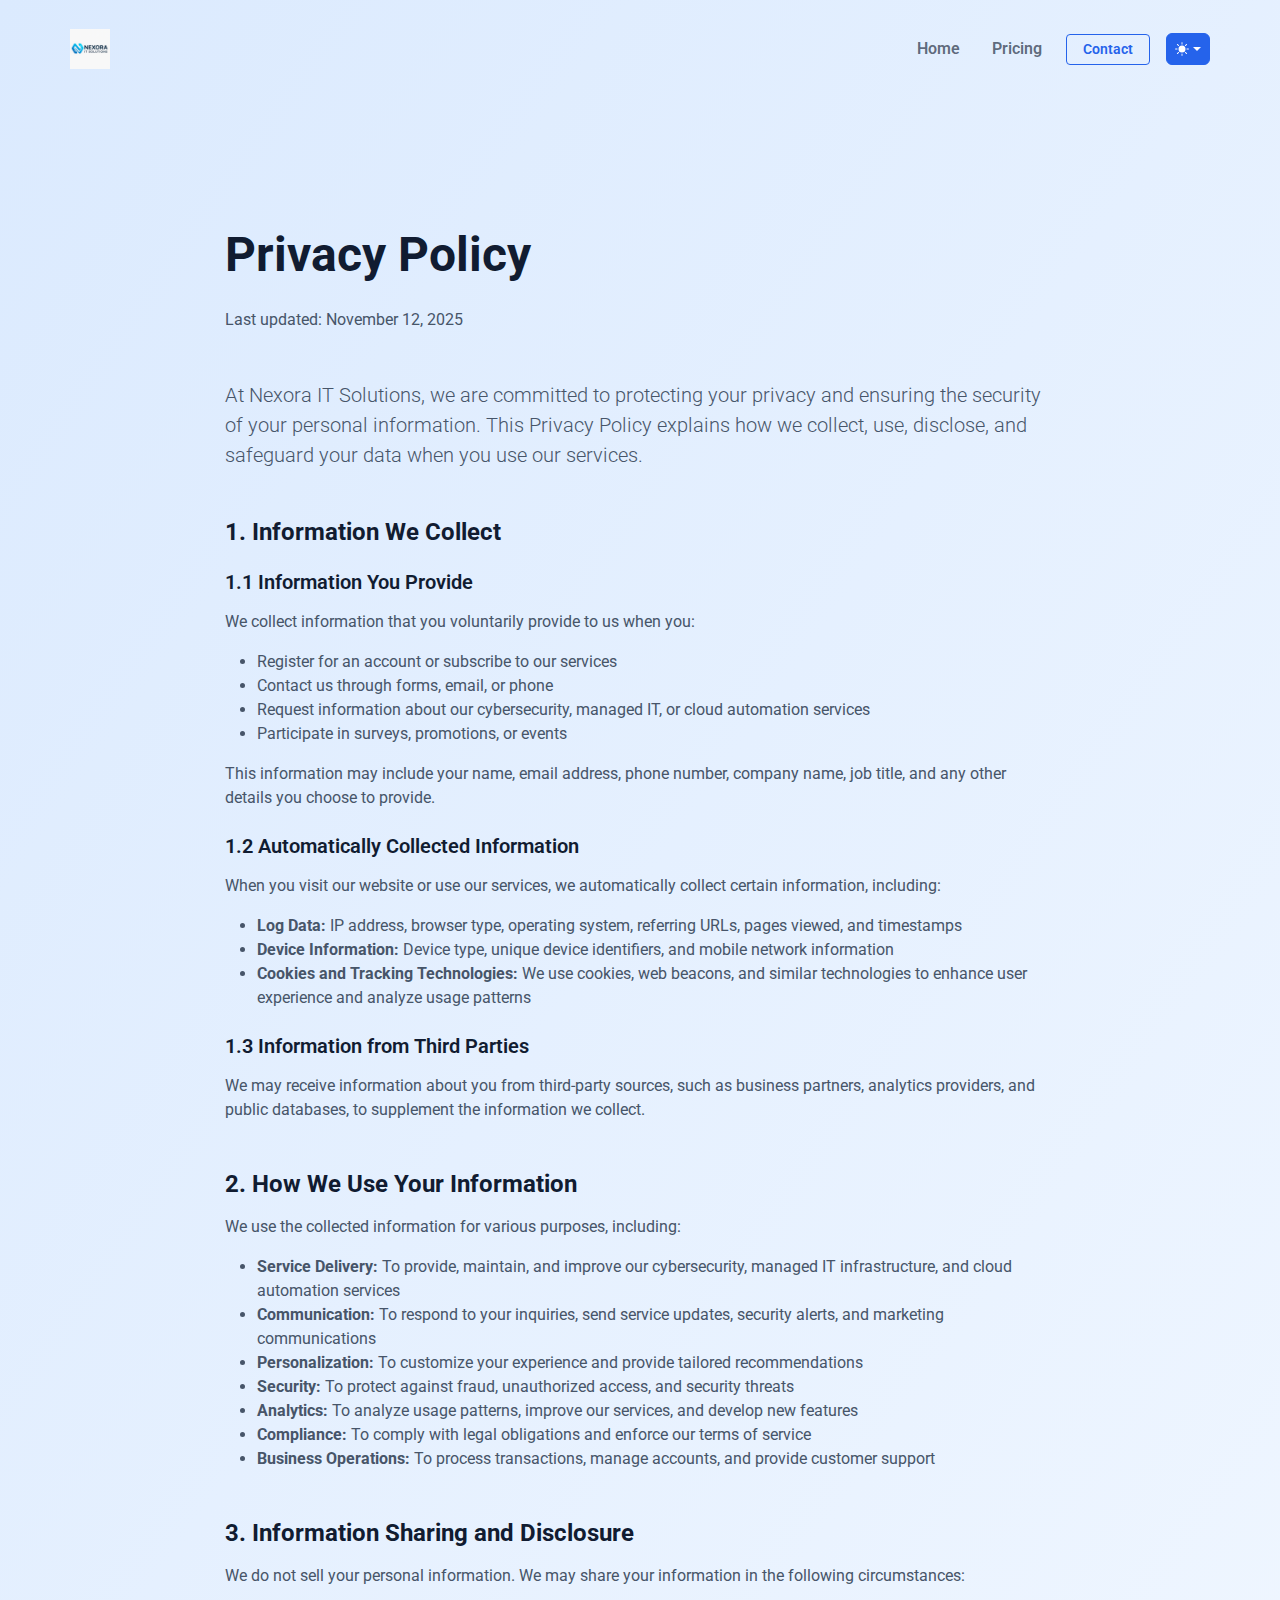
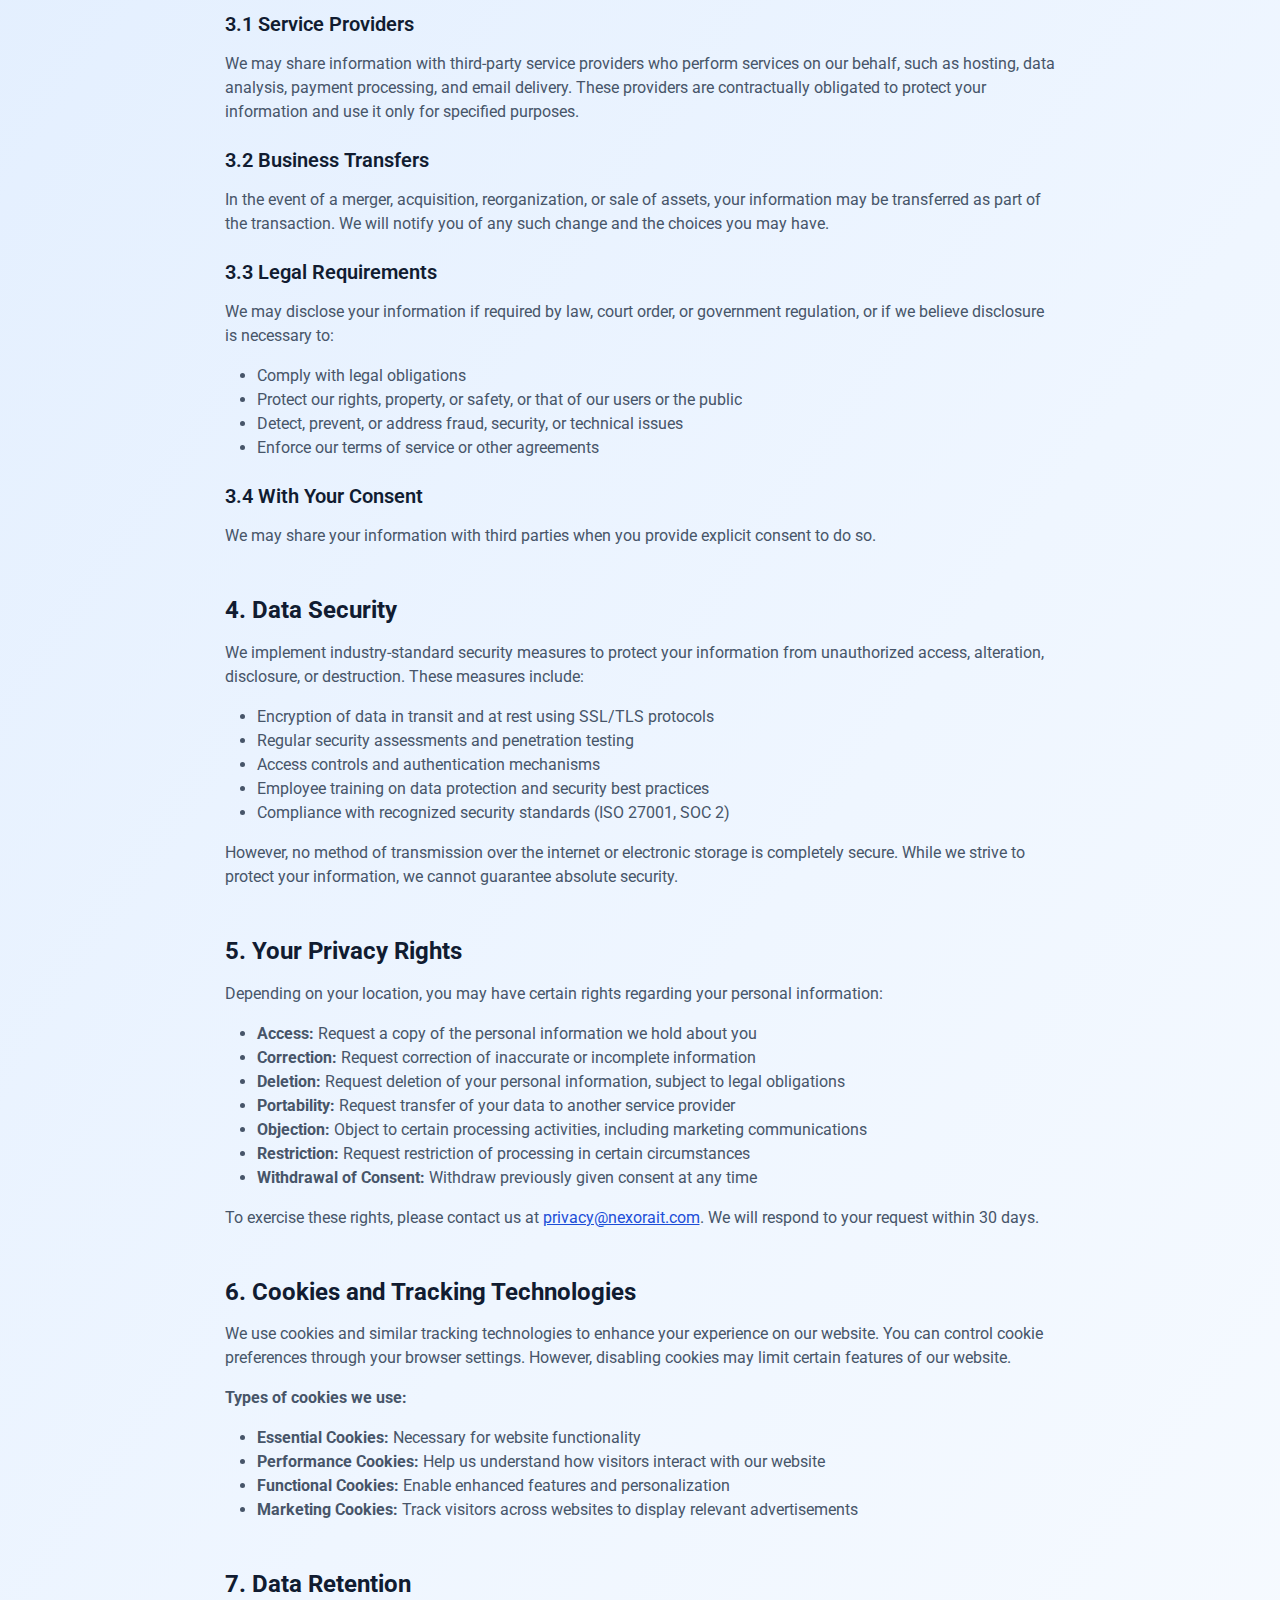
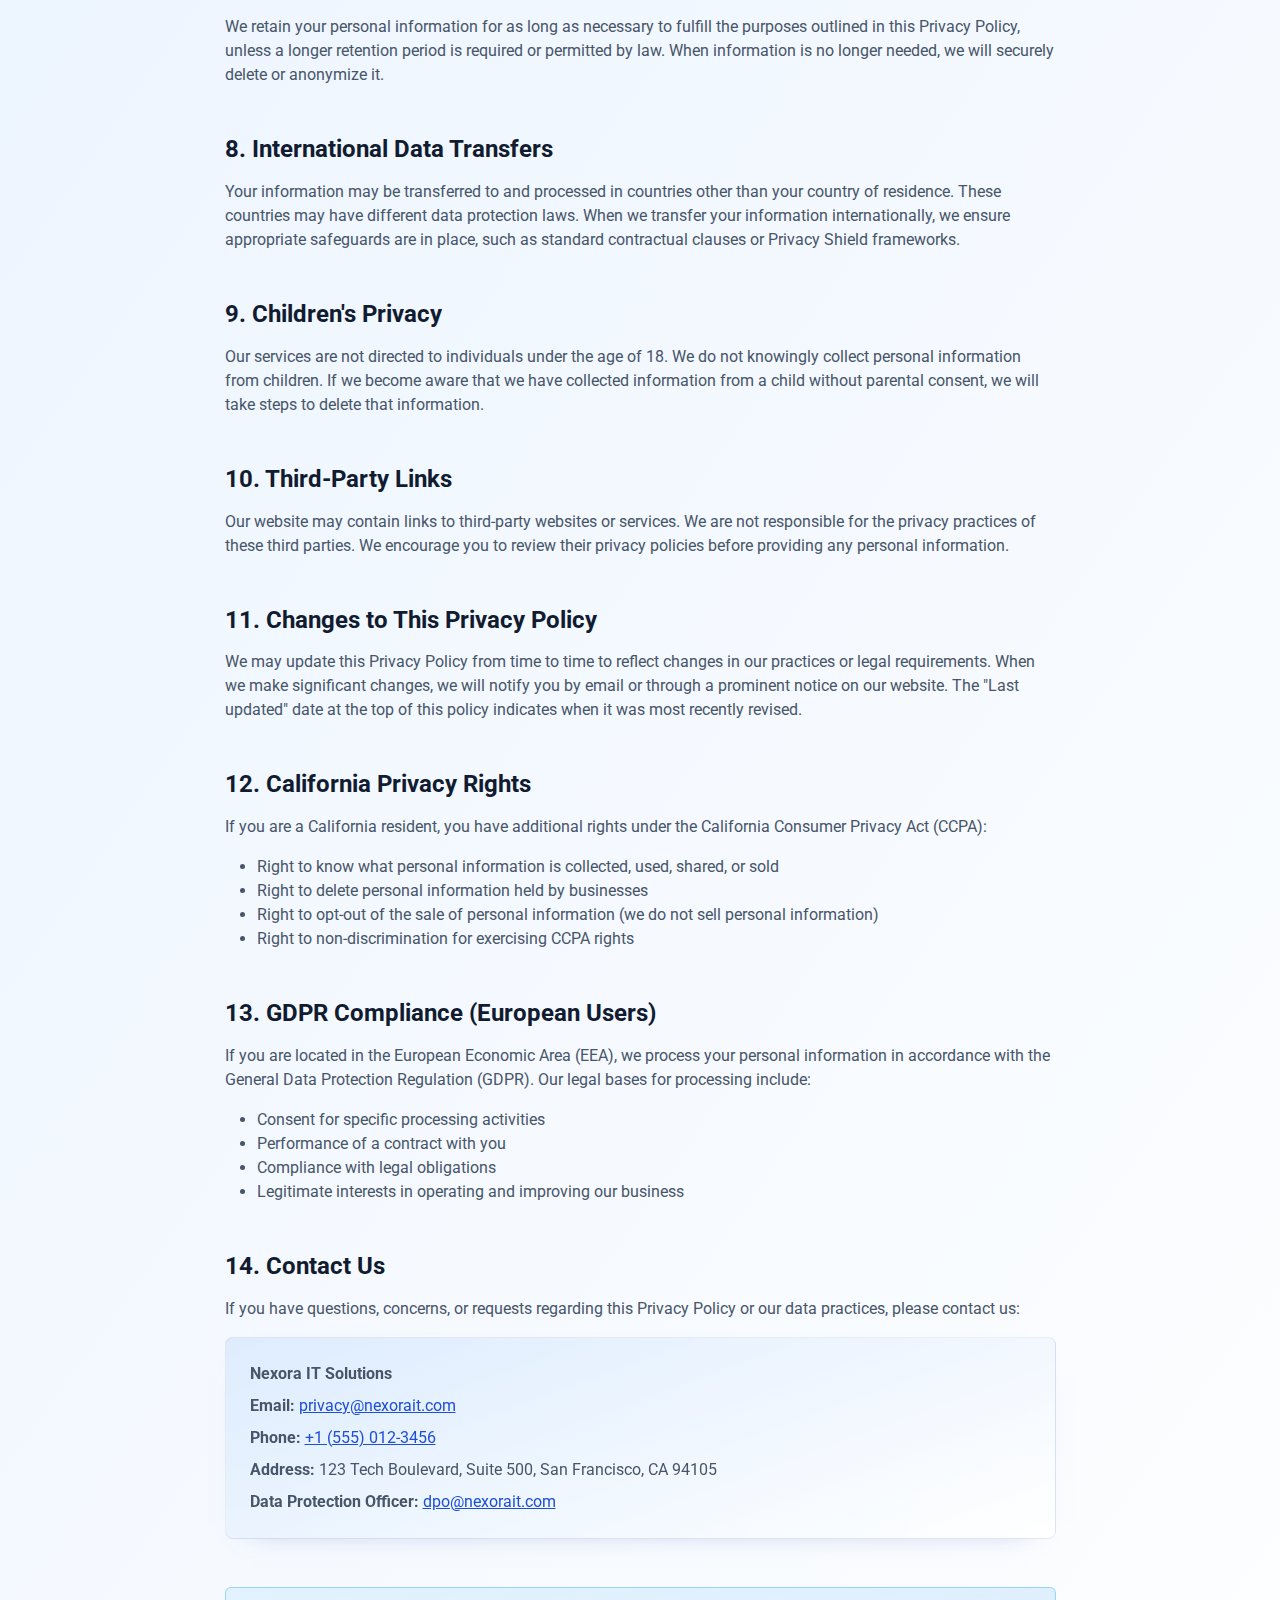
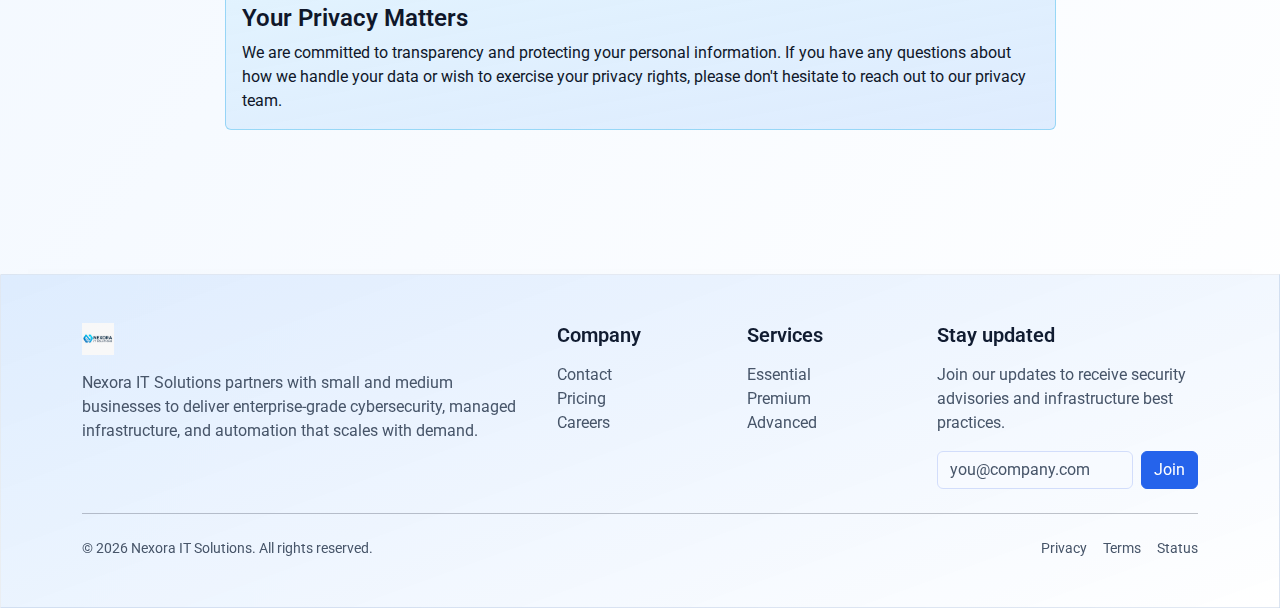
<file: 1  -  Pensio HTML Template/privacy.html>
<!doctype html>
<html lang="en" dir="ltr" data-bs-theme="auto">
<head>
    <script src="./assets/js/color-modes.js"></script>
    <meta charset="utf-8">
    <meta name="viewport" content="width=device-width, initial-scale=1">
    <meta name="description" content="Privacy Policy for Nexora IT Solutions - How we protect and handle your data.">
    <meta name="keywords" content="Nexora IT Solutions, privacy policy, data protection, privacy">
    <meta name="author" content="Nexora IT Solutions">
    <meta name="generator" content="Bootstrap">
    <title>Privacy Policy | Nexora IT Solutions</title>
	<link rel="apple-touch-icon" sizes="180x180" href="./assets/logo/apple-touch-icon.png">
	<link rel="icon" type="image/png" sizes="32x32" href="./assets/logo/favicon-32x32.png">
	<link rel="icon" type="image/png" sizes="16x16" href="./assets/logo/favicon-16x16.png">
	<link rel="icon" type="image/x-icon" href="./assets/logo/favicon.ico">
	<link rel="manifest" href="./assets/logo/site.webmanifest">
    <link rel="stylesheet" href="./assets/libraries/aos/aos.css">
    <link rel="stylesheet" href="./assets/css/main.min.css">
    <link rel="stylesheet" href="./assets/css/style.css">
    <meta property="og:title" content="Privacy Policy | Nexora IT Solutions">
    <meta property="og:description" content="Learn how Nexora IT Solutions protects your privacy and handles your data.">
    <meta property="og:image" content="./assets/logo/ChatGPT Image Nov 12, 2025, 04_02_14 PM.png">
    <meta property="og:url" content="./privacy.html">
    <meta property="og:type" content="website">
    <meta property="og:locale" content="en_US">
</head>
<body>
    <div class="loader-wrapper">
        <div class="spinner-border text-primary p-5" role="status">
            <span class="visually-hidden">Loading...</span>
        </div>
    </div>

    <header class="py-3">
        <nav class="navbar navbar-expand-lg container">
            <a class="navbar-brand" href="./index.html">
                <img src="./assets/logo/ChatGPT Image Nov 12, 2025, 04_02_14 PM.png" height="40" alt="Nexora IT Solutions logo">
            </a>
            <button class="navbar-toggler" type="button" data-bs-toggle="collapse" data-bs-target="#primaryNav" aria-controls="primaryNav" aria-expanded="false" aria-label="Toggle navigation">
                <span class="navbar-toggler-icon"></span>
            </button>
            <div class="collapse navbar-collapse" id="primaryNav">
                <ul class="navbar-nav ms-auto align-items-lg-center gap-lg-3">
                    <li class="nav-item">
                        <a class="nav-link fw-semibold" href="./index.html">Home</a>
                    </li>
                    <li class="nav-item">
                        <a class="nav-link fw-semibold" href="./pricing.html">Pricing</a>
                    </li>
                    <li class="nav-item mt-3 mt-lg-0">
                        <a class="btn btn-outline-primary btn-sm px-3 fw-semibold" href="./index.html#contact">Contact</a>
                    </li>
                </ul>
                <div class="dropdown ms-lg-3 mt-3 mt-lg-0">
                    <svg xmlns="http://www.w3.org/2000/svg" class="d-none">
                        <symbol id="check2" viewBox="0 0 16 16">
                            <path d="M13.854 3.646a.5.5 0 0 1 0 .708l-7 7a.5.5 0 0 1-.708 0l-3.5-3.5a.5.5 0 1 1 .708-.708L6.5 10.293l6.646-6.647a.5.5 0 0 1 .708 0z"/>
                        </symbol>
                        <symbol id="circle-half" viewBox="0 0 16 16">
                            <path d="M8 15A7 7 0 1 0 8 1v14zm0 1A8 8 0 1 1 8 0a8 8 0 0 1 0 16z"/>
                        </symbol>
                        <symbol id="moon-stars-fill" viewBox="0 0 16 16">
                            <path d="M6 .278a.768.768 0 0 1 .08.858 7.208 7.208 0 0 0-.878 3.46c0 4.021 3.278 7.277 7.318 7.277.527 0 1.04-.055 1.533-.16a.787.787 0 0 1 .81.316.733.733 0 0 1-.031.893A8.349 8.349 0 0 1 8.344 16C3.734 16 0 12.286 0 7.71 0 4.266 2.114 1.312 5.124.06A.752.752 0 0 1 6 .278z"/>
                            <path d="M10.794 3.148a.217.217 0 0 1 .412 0l.387 1.162c.173.518.579.924 1.097 1.097l1.162.387a.217.217 0 0 1 0 .412l-1.162.387a1.734 1.734 0 0 0-1.097 1.097l-.387 1.162a.217.217 0 0 1-.412 0l-.387-1.162A1.734 1.734 0 0 0 9.31 6.593l-1.162-.387a.217.217 0 0 1 0-.412l1.162-.387a1.734 1.734 0 0 0 1.097-1.097l.387-1.162zM13.863.099a.145.145 0 0 1 .274 0l.258.774c.115.346.386.617.732.732l.774.258a.145.145 0 0 1 0 .274l-.774.258a1.156 1.156 0 0 0-.732.732l-.258.774a.145.145 0 0 1-.274 0l-.258-.774a1.156 1.156 0 0 0-.732-.732l-.774-.258a.145.145 0 0 1 0-.274l.774-.258c.346-.115.617-.386.732-.732L13.863.1z"/>
                        </symbol>
                        <symbol id="sun-fill" viewBox="0 0 16 16">
                            <path d="M8 12a4 4 0 1 0 0-8 4 4 0 0 0 0 8zM8 0a.5.5 0 0 1 .5.5v2a.5.5 0 0 1-1 0v-2A.5.5 0 0 1 8 0zm0 13a.5.5 0 0 1 .5.5v2a.5.5 0 0 1-1 0v-2A.5.5 0 0 1 8 13zm8-5a.5.5 0 0 1-.5.5h-2a.5.5 0 0 1 0-1h2a.5.5 0 0 1 .5.5zM3 8a.5.5 0 0 1-.5.5h-2a.5.5 0 0 1 0-1h2A.5.5 0 0 1 3 8zm10.657-5.657a.5.5 0 0 1 0 .707l-1.414 1.415a.5.5 0 1 1-.707-.708l1.414-1.414a.5.5 0 0 1 .707 0zm-9.193 9.193a.5.5 0 0 1 0 .707L3.05 13.657a.5.5 0 0 1-.707-.707l1.414-1.414a.5.5 0 0 1 .707 0zm9.193 2.121a.5.5 0 0 1-.707 0l-1.414-1.414a.5.5 0 0 1 .707-.707l1.414 1.414a.5.5 0 0 1 0 .707zM4.464 4.465a.5.5 0 0 1-.707 0L2.343 3.05a.5.5 0 1 1 .707-.707l1.414 1.414a.5.5 0 0 1 0 .708z"/>
                        </symbol>
                    </svg>
                    <button class="btn btn-primary text-white btn-sm rounded dropdown-toggle d-flex align-items-center" id="bd-theme" type="button" aria-expanded="false" data-bs-toggle="dropdown" aria-label="Toggle theme (auto)">
                        <svg fill="currentColor" class="bi my-1 theme-icon-active" width="1em" height="1em"><use href="#circle-half"></use></svg>
                        <span class="visually-hidden" id="bd-theme-text">Toggle theme</span>
                    </button>
                    <ul class="dropdown-menu dropdown-menu-end dropdown-menu-hover end-0 p-1 rounded-3 bg-body-tertiary shadow" style="--bs-dropdown-min-width: 9rem;" aria-labelledby="bd-theme-text">
                        <li style="color: var(--bs-tertiary-bg);">
                            <svg xmlns="http://www.w3.org/2000/svg" width="20" height="20" fill="currentColor" class="d-inline-block position-absolute top-0 end-0 translate-middle mt-n1" viewBox="0 0 16 16">
                                <path class="carret-dropdown-path" d="m7.247 4.86-4.796 5.481c-.566.647-.106 1.659.753 1.659h9.592a1 1 0 0 0 .753-1.659l-4.796-5.48a1 1 0 0 0-1.506 0z"/>
                            </svg>
                        </li>
                        <li>
                            <button type="button" class="dropdown-item d-flex align-items-center rounded-1" data-bs-theme-value="light" aria-pressed="false">
                                <svg fill="currentColor" class="bi me-2 theme-icon" width="1em" height="1em"><use href="#sun-fill"></use></svg>
                                Light
                                <svg fill="currentColor" class="bi ms-auto d-none active-check" width="1em" height="1em"><use href="#check2"></use></svg>
                            </button>
                        </li>
                        <li>
                            <button type="button" class="dropdown-item d-flex align-items-center rounded-1 my-1" data-bs-theme-value="dark" aria-pressed="false">
                                <svg fill="currentColor" class="bi me-2 theme-icon" width="1em" height="1em"><use href="#moon-stars-fill"></use></svg>
                                Dark
                                <svg fill="currentColor" class="bi ms-auto d-none active-check" width="1em" height="1em"><use href="#check2"></use></svg>
                            </button>
                        </li>
                        <li>
                            <button type="button" class="dropdown-item d-flex align-items-center rounded-1 active" data-bs-theme-value="auto" aria-pressed="true">
                                <svg fill="currentColor" class="bi me-2 theme-icon" width="1em" height="1em"><use href="#circle-half"></use></svg>
                                Auto
                                <svg fill="currentColor" class="bi ms-auto d-none active-check" width="1em" height="1em"><use href="#check2"></use></svg>
                            </button>
                        </li>
                    </ul>
                </div>
            </div>
        </nav>
    </header>

    <main>
        <section class="py-6 py-lg-8">
            <div class="container">
                <div class="row justify-content-center">
                    <div class="col-lg-9">
                        <h1 class="display-5 fw-bold text-body-emphasis mb-4">Privacy Policy</h1>
                        <p class="text-body-secondary mb-5">Last updated: November 12, 2025</p>
                        
                        <div class="text-body-secondary">
                            <p class="lead mb-4">At Nexora IT Solutions, we are committed to protecting your privacy and ensuring the security of your personal information. This Privacy Policy explains how we collect, use, disclose, and safeguard your data when you use our services.</p>

                            <h2 class="h4 fw-bold text-body-emphasis mt-5 mb-3">1. Information We Collect</h2>
                            <h3 class="h5 fw-semibold text-body-emphasis mt-4 mb-3">1.1 Information You Provide</h3>
                            <p>We collect information that you voluntarily provide to us when you:</p>
                            <ul class="mb-3">
                                <li>Register for an account or subscribe to our services</li>
                                <li>Contact us through forms, email, or phone</li>
                                <li>Request information about our cybersecurity, managed IT, or cloud automation services</li>
                                <li>Participate in surveys, promotions, or events</li>
                            </ul>
                            <p>This information may include your name, email address, phone number, company name, job title, and any other details you choose to provide.</p>

                            <h3 class="h5 fw-semibold text-body-emphasis mt-4 mb-3">1.2 Automatically Collected Information</h3>
                            <p>When you visit our website or use our services, we automatically collect certain information, including:</p>
                            <ul class="mb-3">
                                <li><strong>Log Data:</strong> IP address, browser type, operating system, referring URLs, pages viewed, and timestamps</li>
                                <li><strong>Device Information:</strong> Device type, unique device identifiers, and mobile network information</li>
                                <li><strong>Cookies and Tracking Technologies:</strong> We use cookies, web beacons, and similar technologies to enhance user experience and analyze usage patterns</li>
                            </ul>

                            <h3 class="h5 fw-semibold text-body-emphasis mt-4 mb-3">1.3 Information from Third Parties</h3>
                            <p>We may receive information about you from third-party sources, such as business partners, analytics providers, and public databases, to supplement the information we collect.</p>

                            <h2 class="h4 fw-bold text-body-emphasis mt-5 mb-3">2. How We Use Your Information</h2>
                            <p>We use the collected information for various purposes, including:</p>
                            <ul class="mb-3">
                                <li><strong>Service Delivery:</strong> To provide, maintain, and improve our cybersecurity, managed IT infrastructure, and cloud automation services</li>
                                <li><strong>Communication:</strong> To respond to your inquiries, send service updates, security alerts, and marketing communications</li>
                                <li><strong>Personalization:</strong> To customize your experience and provide tailored recommendations</li>
                                <li><strong>Security:</strong> To protect against fraud, unauthorized access, and security threats</li>
                                <li><strong>Analytics:</strong> To analyze usage patterns, improve our services, and develop new features</li>
                                <li><strong>Compliance:</strong> To comply with legal obligations and enforce our terms of service</li>
                                <li><strong>Business Operations:</strong> To process transactions, manage accounts, and provide customer support</li>
                            </ul>

                            <h2 class="h4 fw-bold text-body-emphasis mt-5 mb-3">3. Information Sharing and Disclosure</h2>
                            <p>We do not sell your personal information. We may share your information in the following circumstances:</p>
                            
                            <h3 class="h5 fw-semibold text-body-emphasis mt-4 mb-3">3.1 Service Providers</h3>
                            <p>We may share information with third-party service providers who perform services on our behalf, such as hosting, data analysis, payment processing, and email delivery. These providers are contractually obligated to protect your information and use it only for specified purposes.</p>

                            <h3 class="h5 fw-semibold text-body-emphasis mt-4 mb-3">3.2 Business Transfers</h3>
                            <p>In the event of a merger, acquisition, reorganization, or sale of assets, your information may be transferred as part of the transaction. We will notify you of any such change and the choices you may have.</p>

                            <h3 class="h5 fw-semibold text-body-emphasis mt-4 mb-3">3.3 Legal Requirements</h3>
                            <p>We may disclose your information if required by law, court order, or government regulation, or if we believe disclosure is necessary to:</p>
                            <ul class="mb-3">
                                <li>Comply with legal obligations</li>
                                <li>Protect our rights, property, or safety, or that of our users or the public</li>
                                <li>Detect, prevent, or address fraud, security, or technical issues</li>
                                <li>Enforce our terms of service or other agreements</li>
                            </ul>

                            <h3 class="h5 fw-semibold text-body-emphasis mt-4 mb-3">3.4 With Your Consent</h3>
                            <p>We may share your information with third parties when you provide explicit consent to do so.</p>

                            <h2 class="h4 fw-bold text-body-emphasis mt-5 mb-3">4. Data Security</h2>
                            <p>We implement industry-standard security measures to protect your information from unauthorized access, alteration, disclosure, or destruction. These measures include:</p>
                            <ul class="mb-3">
                                <li>Encryption of data in transit and at rest using SSL/TLS protocols</li>
                                <li>Regular security assessments and penetration testing</li>
                                <li>Access controls and authentication mechanisms</li>
                                <li>Employee training on data protection and security best practices</li>
                                <li>Compliance with recognized security standards (ISO 27001, SOC 2)</li>
                            </ul>
                            <p>However, no method of transmission over the internet or electronic storage is completely secure. While we strive to protect your information, we cannot guarantee absolute security.</p>

                            <h2 class="h4 fw-bold text-body-emphasis mt-5 mb-3">5. Your Privacy Rights</h2>
                            <p>Depending on your location, you may have certain rights regarding your personal information:</p>
                            <ul class="mb-3">
                                <li><strong>Access:</strong> Request a copy of the personal information we hold about you</li>
                                <li><strong>Correction:</strong> Request correction of inaccurate or incomplete information</li>
                                <li><strong>Deletion:</strong> Request deletion of your personal information, subject to legal obligations</li>
                                <li><strong>Portability:</strong> Request transfer of your data to another service provider</li>
                                <li><strong>Objection:</strong> Object to certain processing activities, including marketing communications</li>
                                <li><strong>Restriction:</strong> Request restriction of processing in certain circumstances</li>
                                <li><strong>Withdrawal of Consent:</strong> Withdraw previously given consent at any time</li>
                            </ul>
                            <p>To exercise these rights, please contact us at <a href="mailto:privacy@nexorait.com">privacy@nexorait.com</a>. We will respond to your request within 30 days.</p>

                            <h2 class="h4 fw-bold text-body-emphasis mt-5 mb-3">6. Cookies and Tracking Technologies</h2>
                            <p>We use cookies and similar tracking technologies to enhance your experience on our website. You can control cookie preferences through your browser settings. However, disabling cookies may limit certain features of our website.</p>
                            <p><strong>Types of cookies we use:</strong></p>
                            <ul class="mb-3">
                                <li><strong>Essential Cookies:</strong> Necessary for website functionality</li>
                                <li><strong>Performance Cookies:</strong> Help us understand how visitors interact with our website</li>
                                <li><strong>Functional Cookies:</strong> Enable enhanced features and personalization</li>
                                <li><strong>Marketing Cookies:</strong> Track visitors across websites to display relevant advertisements</li>
                            </ul>

                            <h2 class="h4 fw-bold text-body-emphasis mt-5 mb-3">7. Data Retention</h2>
                            <p>We retain your personal information for as long as necessary to fulfill the purposes outlined in this Privacy Policy, unless a longer retention period is required or permitted by law. When information is no longer needed, we will securely delete or anonymize it.</p>

                            <h2 class="h4 fw-bold text-body-emphasis mt-5 mb-3">8. International Data Transfers</h2>
                            <p>Your information may be transferred to and processed in countries other than your country of residence. These countries may have different data protection laws. When we transfer your information internationally, we ensure appropriate safeguards are in place, such as standard contractual clauses or Privacy Shield frameworks.</p>

                            <h2 class="h4 fw-bold text-body-emphasis mt-5 mb-3">9. Children's Privacy</h2>
                            <p>Our services are not directed to individuals under the age of 18. We do not knowingly collect personal information from children. If we become aware that we have collected information from a child without parental consent, we will take steps to delete that information.</p>

                            <h2 class="h4 fw-bold text-body-emphasis mt-5 mb-3">10. Third-Party Links</h2>
                            <p>Our website may contain links to third-party websites or services. We are not responsible for the privacy practices of these third parties. We encourage you to review their privacy policies before providing any personal information.</p>

                            <h2 class="h4 fw-bold text-body-emphasis mt-5 mb-3">11. Changes to This Privacy Policy</h2>
                            <p>We may update this Privacy Policy from time to time to reflect changes in our practices or legal requirements. When we make significant changes, we will notify you by email or through a prominent notice on our website. The "Last updated" date at the top of this policy indicates when it was most recently revised.</p>

                            <h2 class="h4 fw-bold text-body-emphasis mt-5 mb-3">12. California Privacy Rights</h2>
                            <p>If you are a California resident, you have additional rights under the California Consumer Privacy Act (CCPA):</p>
                            <ul class="mb-3">
                                <li>Right to know what personal information is collected, used, shared, or sold</li>
                                <li>Right to delete personal information held by businesses</li>
                                <li>Right to opt-out of the sale of personal information (we do not sell personal information)</li>
                                <li>Right to non-discrimination for exercising CCPA rights</li>
                            </ul>

                            <h2 class="h4 fw-bold text-body-emphasis mt-5 mb-3">13. GDPR Compliance (European Users)</h2>
                            <p>If you are located in the European Economic Area (EEA), we process your personal information in accordance with the General Data Protection Regulation (GDPR). Our legal bases for processing include:</p>
                            <ul class="mb-3">
                                <li>Consent for specific processing activities</li>
                                <li>Performance of a contract with you</li>
                                <li>Compliance with legal obligations</li>
                                <li>Legitimate interests in operating and improving our business</li>
                            </ul>

                            <h2 class="h4 fw-bold text-body-emphasis mt-5 mb-3">14. Contact Us</h2>
                            <p>If you have questions, concerns, or requests regarding this Privacy Policy or our data practices, please contact us:</p>
                            <div class="bg-body-tertiary p-4 rounded-3 mt-3 mb-4">
                                <p class="mb-2"><strong>Nexora IT Solutions</strong></p>
                                <p class="mb-2"><strong>Email:</strong> <a href="mailto:privacy@nexorait.com">privacy@nexorait.com</a></p>
                                <p class="mb-2"><strong>Phone:</strong> <a href="tel:+15550123456">+1 (555) 012-3456</a></p>
                                <p class="mb-2"><strong>Address:</strong> 123 Tech Boulevard, Suite 500, San Francisco, CA 94105</p>
                                <p class="mb-0"><strong>Data Protection Officer:</strong> <a href="mailto:dpo@nexorait.com">dpo@nexorait.com</a></p>
                            </div>

                            <div class="alert alert-info mt-5" role="alert">
                                <h4 class="alert-heading fw-semibold">Your Privacy Matters</h4>
                                <p class="mb-0">We are committed to transparency and protecting your personal information. If you have any questions about how we handle your data or wish to exercise your privacy rights, please don't hesitate to reach out to our privacy team.</p>
                            </div>
                        </div>
                    </div>
                </div>
            </div>
        </section>
    </main>

    <footer class="py-5 bg-body-tertiary border-top">
        <div class="container">
            <div class="row g-4">
                <div class="col-lg-5">
                    <a href="./index.html" class="d-inline-flex align-items-center mb-3 text-decoration-none">
                        <img src="./assets/logo/ChatGPT Image Nov 12, 2025, 04_02_14 PM.png" height="32" alt="Nexora IT Solutions logo">
                    </a>
                    <p class="text-body-secondary mb-0">Nexora IT Solutions partners with small and medium businesses to deliver enterprise-grade cybersecurity, managed infrastructure, and automation that scales with demand.</p>
                </div>
                <div class="col-6 col-lg-2">
                    <h5 class="fw-semibold text-body-emphasis">Company</h5>
                    <ul class="list-unstyled text-small mt-3">
                        <li><a class="text-decoration-none text-body-secondary" href="./index.html#contact">Contact</a></li>
                        <li><a class="text-decoration-none text-body-secondary" href="./pricing.html">Pricing</a></li>
                        <li><a class="text-decoration-none text-body-secondary" href="mailto:careers@nexorait.com">Careers</a></li>
                    </ul>
                </div>
                <div class="col-6 col-lg-2">
                    <h5 class="fw-semibold text-body-emphasis">Services</h5>
                    <ul class="list-unstyled text-small mt-3">
                        <li><a class="text-decoration-none text-body-secondary" href="./pricing.html#essential">Essential</a></li>
                        <li><a class="text-decoration-none text-body-secondary" href="./pricing.html#premium">Premium</a></li>
                        <li><a class="text-decoration-none text-body-secondary" href="./pricing.html#advanced">Advanced</a></li>
                    </ul>
                </div>
                <div class="col-12 col-lg-3">
                    <h5 class="fw-semibold text-body-emphasis">Stay updated</h5>
                    <p class="text-body-secondary mt-3">Join our updates to receive security advisories and infrastructure best practices.</p>
                    <form class="d-flex gap-2">
                        <input type="email" class="form-control" placeholder="you@company.com" aria-label="Email">
                        <button class="btn btn-primary text-white" type="submit">Join</button>
                    </form>
                </div>
            </div>
            <hr class="my-4">
            <div class="d-flex flex-column flex-sm-row justify-content-between align-items-center text-body-secondary small">
                <span>© <span class="current-year"></span> Nexora IT Solutions. All rights reserved.</span>
                <div class="d-flex gap-3 mt-3 mt-sm-0">
                    <a class="text-decoration-none text-body-secondary" href="./privacy.html">Privacy</a>
                    <a class="text-decoration-none text-body-secondary" href="./terms.html">Terms</a>
                    <a class="text-decoration-none text-body-secondary" href="./status.html">Status</a>
                </div>
            </div>
        </div>
    </footer>

    <script src="./assets/libraries/bootstrap/js/bootstrap.bundle.min.js"></script>
    <script src="./assets/libraries/aos/aos.js"></script>
    <script src="./assets/js/scripts.js"></script>
</body>
</html>
</file>
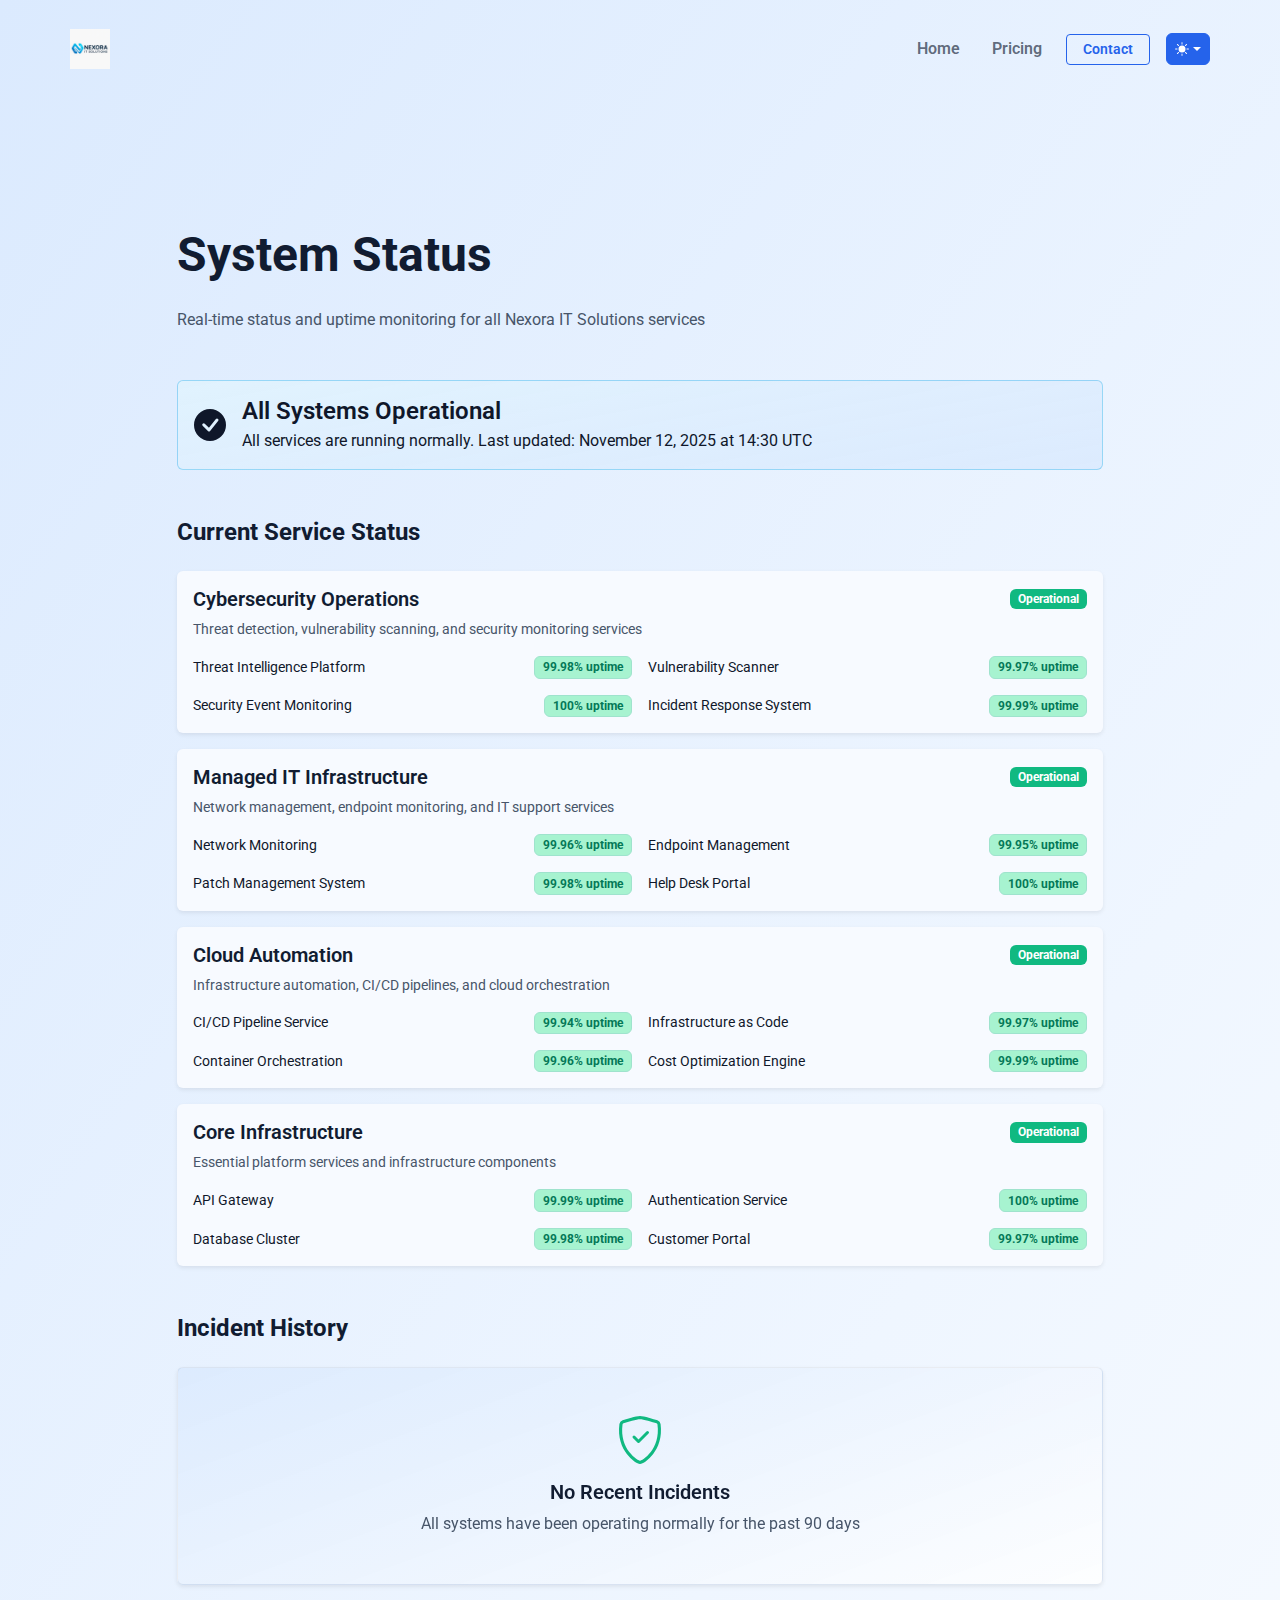
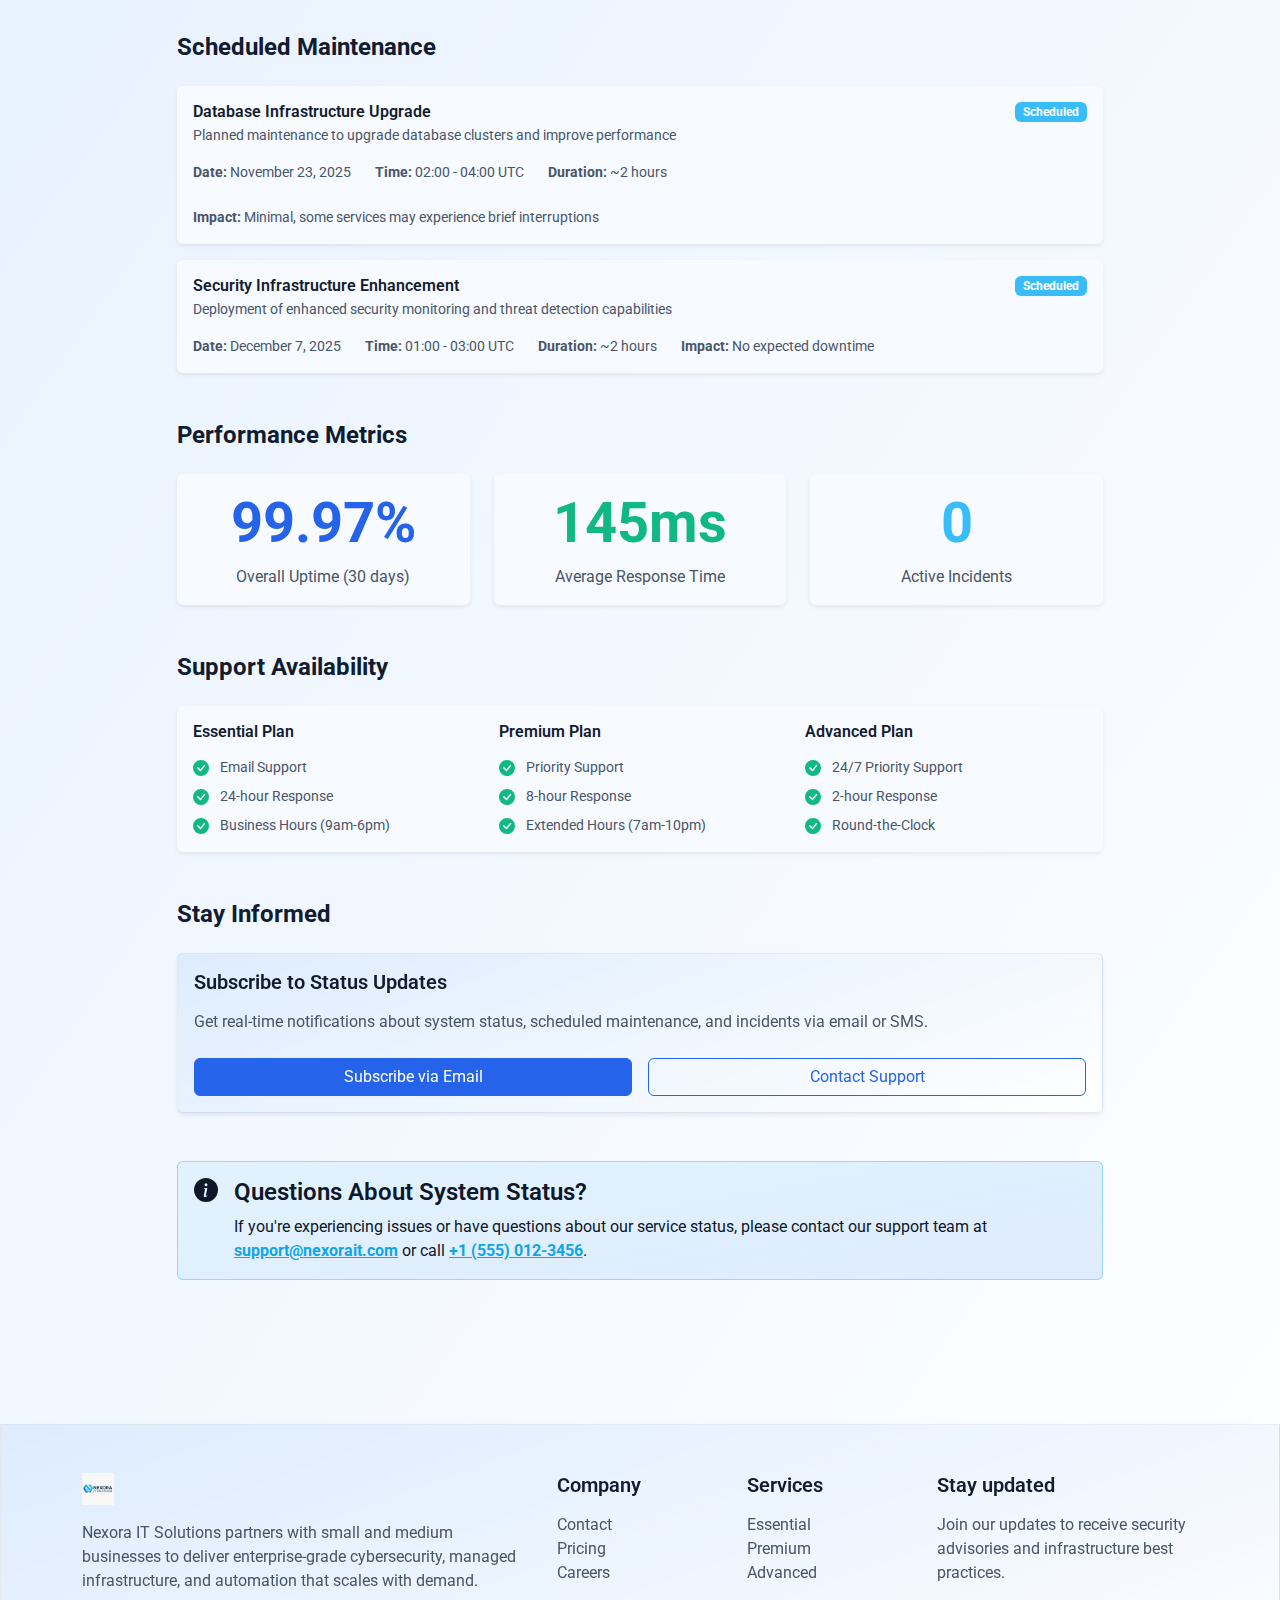
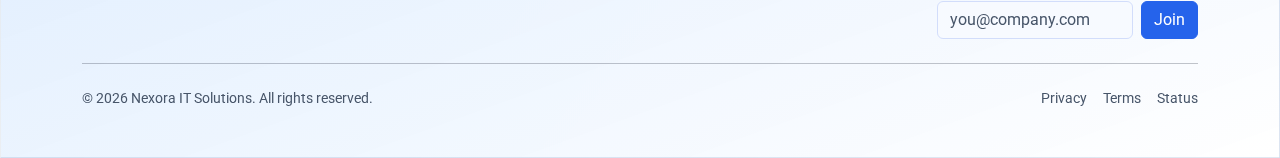
<file: 1  -  Pensio HTML Template/status.html>
<!doctype html>
<html lang="en" dir="ltr" data-bs-theme="auto">
<head>
    <script src="./assets/js/color-modes.js"></script>
    <meta charset="utf-8">
    <meta name="viewport" content="width=device-width, initial-scale=1">
    <meta name="description" content="System status and uptime for Nexora IT Solutions services.">
    <meta name="keywords" content="Nexora IT Solutions, system status, uptime, service status">
    <meta name="author" content="Nexora IT Solutions">
    <meta name="generator" content="Bootstrap">
    <title>System Status | Nexora IT Solutions</title>
	<link rel="apple-touch-icon" sizes="180x180" href="./assets/logo/apple-touch-icon.png">
	<link rel="icon" type="image/png" sizes="32x32" href="./assets/logo/favicon-32x32.png">
	<link rel="icon" type="image/png" sizes="16x16" href="./assets/logo/favicon-16x16.png">
	<link rel="icon" type="image/x-icon" href="./assets/logo/favicon.ico">
	<link rel="manifest" href="./assets/logo/site.webmanifest">
    <link rel="stylesheet" href="./assets/libraries/aos/aos.css">
    <link rel="stylesheet" href="./assets/css/main.min.css">
    <link rel="stylesheet" href="./assets/css/style.css">
    <meta property="og:title" content="System Status | Nexora IT Solutions">
    <meta property="og:description" content="Check the current status of Nexora IT Solutions services and infrastructure.">
    <meta property="og:image" content="./assets/logo/ChatGPT Image Nov 12, 2025, 04_02_14 PM.png">
    <meta property="og:url" content="./status.html">
    <meta property="og:type" content="website">
    <meta property="og:locale" content="en_US">
</head>
<body>
    <div class="loader-wrapper">
        <div class="spinner-border text-primary p-5" role="status">
            <span class="visually-hidden">Loading...</span>
        </div>
    </div>

    <header class="py-3">
        <nav class="navbar navbar-expand-lg container">
            <a class="navbar-brand" href="./index.html">
                <img src="./assets/logo/ChatGPT Image Nov 12, 2025, 04_02_14 PM.png" height="40" alt="Nexora IT Solutions logo">
            </a>
            <button class="navbar-toggler" type="button" data-bs-toggle="collapse" data-bs-target="#primaryNav" aria-controls="primaryNav" aria-expanded="false" aria-label="Toggle navigation">
                <span class="navbar-toggler-icon"></span>
            </button>
            <div class="collapse navbar-collapse" id="primaryNav">
                <ul class="navbar-nav ms-auto align-items-lg-center gap-lg-3">
                    <li class="nav-item">
                        <a class="nav-link fw-semibold" href="./index.html">Home</a>
                    </li>
                    <li class="nav-item">
                        <a class="nav-link fw-semibold" href="./pricing.html">Pricing</a>
                    </li>
                    <li class="nav-item mt-3 mt-lg-0">
                        <a class="btn btn-outline-primary btn-sm px-3 fw-semibold" href="./index.html#contact">Contact</a>
                    </li>
                </ul>
                <div class="dropdown ms-lg-3 mt-3 mt-lg-0">
                    <svg xmlns="http://www.w3.org/2000/svg" class="d-none">
                        <symbol id="check2" viewBox="0 0 16 16">
                            <path d="M13.854 3.646a.5.5 0 0 1 0 .708l-7 7a.5.5 0 0 1-.708 0l-3.5-3.5a.5.5 0 1 1 .708-.708L6.5 10.293l6.646-6.647a.5.5 0 0 1 .708 0z"/>
                        </symbol>
                        <symbol id="circle-half" viewBox="0 0 16 16">
                            <path d="M8 15A7 7 0 1 0 8 1v14zm0 1A8 8 0 1 1 8 0a8 8 0 0 1 0 16z"/>
                        </symbol>
                        <symbol id="moon-stars-fill" viewBox="0 0 16 16">
                            <path d="M6 .278a.768.768 0 0 1 .08.858 7.208 7.208 0 0 0-.878 3.46c0 4.021 3.278 7.277 7.318 7.277.527 0 1.04-.055 1.533-.16a.787.787 0 0 1 .81.316.733.733 0 0 1-.031.893A8.349 8.349 0 0 1 8.344 16C3.734 16 0 12.286 0 7.71 0 4.266 2.114 1.312 5.124.06A.752.752 0 0 1 6 .278z"/>
                            <path d="M10.794 3.148a.217.217 0 0 1 .412 0l.387 1.162c.173.518.579.924 1.097 1.097l1.162.387a.217.217 0 0 1 0 .412l-1.162.387a1.734 1.734 0 0 0-1.097 1.097l-.387 1.162a.217.217 0 0 1-.412 0l-.387-1.162A1.734 1.734 0 0 0 9.31 6.593l-1.162-.387a.217.217 0 0 1 0-.412l1.162-.387a1.734 1.734 0 0 0 1.097-1.097l.387-1.162zM13.863.099a.145.145 0 0 1 .274 0l.258.774c.115.346.386.617.732.732l.774.258a.145.145 0 0 1 0 .274l-.774.258a1.156 1.156 0 0 0-.732.732l-.258.774a.145.145 0 0 1-.274 0l-.258-.774a1.156 1.156 0 0 0-.732-.732l-.774-.258a.145.145 0 0 1 0-.274l.774-.258c.346-.115.617-.386.732-.732L13.863.1z"/>
                        </symbol>
                        <symbol id="sun-fill" viewBox="0 0 16 16">
                            <path d="M8 12a4 4 0 1 0 0-8 4 4 0 0 0 0 8zM8 0a.5.5 0 0 1 .5.5v2a.5.5 0 0 1-1 0v-2A.5.5 0 0 1 8 0zm0 13a.5.5 0 0 1 .5.5v2a.5.5 0 0 1-1 0v-2A.5.5 0 0 1 8 13zm8-5a.5.5 0 0 1-.5.5h-2a.5.5 0 0 1 0-1h2a.5.5 0 0 1 .5.5zM3 8a.5.5 0 0 1-.5.5h-2a.5.5 0 0 1 0-1h2A.5.5 0 0 1 3 8zm10.657-5.657a.5.5 0 0 1 0 .707l-1.414 1.415a.5.5 0 1 1-.707-.708l1.414-1.414a.5.5 0 0 1 .707 0zm-9.193 9.193a.5.5 0 0 1 0 .707L3.05 13.657a.5.5 0 0 1-.707-.707l1.414-1.414a.5.5 0 0 1 .707 0zm9.193 2.121a.5.5 0 0 1-.707 0l-1.414-1.414a.5.5 0 0 1 .707-.707l1.414 1.414a.5.5 0 0 1 0 .707zM4.464 4.465a.5.5 0 0 1-.707 0L2.343 3.05a.5.5 0 1 1 .707-.707l1.414 1.414a.5.5 0 0 1 0 .708z"/>
                        </symbol>
                    </svg>
                    <button class="btn btn-primary text-white btn-sm rounded dropdown-toggle d-flex align-items-center" id="bd-theme" type="button" aria-expanded="false" data-bs-toggle="dropdown" aria-label="Toggle theme (auto)">
                        <svg fill="currentColor" class="bi my-1 theme-icon-active" width="1em" height="1em"><use href="#circle-half"></use></svg>
                        <span class="visually-hidden" id="bd-theme-text">Toggle theme</span>
                    </button>
                    <ul class="dropdown-menu dropdown-menu-end dropdown-menu-hover end-0 p-1 rounded-3 bg-body-tertiary shadow" style="--bs-dropdown-min-width: 9rem;" aria-labelledby="bd-theme-text">
                        <li style="color: var(--bs-tertiary-bg);">
                            <svg xmlns="http://www.w3.org/2000/svg" width="20" height="20" fill="currentColor" class="d-inline-block position-absolute top-0 end-0 translate-middle mt-n1" viewBox="0 0 16 16">
                                <path class="carret-dropdown-path" d="m7.247 4.86-4.796 5.481c-.566.647-.106 1.659.753 1.659h9.592a1 1 0 0 0 .753-1.659l-4.796-5.48a1 1 0 0 0-1.506 0z"/>
                            </svg>
                        </li>
                        <li>
                            <button type="button" class="dropdown-item d-flex align-items-center rounded-1" data-bs-theme-value="light" aria-pressed="false">
                                <svg fill="currentColor" class="bi me-2 theme-icon" width="1em" height="1em"><use href="#sun-fill"></use></svg>
                                Light
                                <svg fill="currentColor" class="bi ms-auto d-none active-check" width="1em" height="1em"><use href="#check2"></use></svg>
                            </button>
                        </li>
                        <li>
                            <button type="button" class="dropdown-item d-flex align-items-center rounded-1 my-1" data-bs-theme-value="dark" aria-pressed="false">
                                <svg fill="currentColor" class="bi me-2 theme-icon" width="1em" height="1em"><use href="#moon-stars-fill"></use></svg>
                                Dark
                                <svg fill="currentColor" class="bi ms-auto d-none active-check" width="1em" height="1em"><use href="#check2"></use></svg>
                            </button>
                        </li>
                        <li>
                            <button type="button" class="dropdown-item d-flex align-items-center rounded-1 active" data-bs-theme-value="auto" aria-pressed="true">
                                <svg fill="currentColor" class="bi me-2 theme-icon" width="1em" height="1em"><use href="#circle-half"></use></svg>
                                Auto
                                <svg fill="currentColor" class="bi ms-auto d-none active-check" width="1em" height="1em"><use href="#check2"></use></svg>
                            </button>
                        </li>
                    </ul>
                </div>
            </div>
        </nav>
    </header>

    <main>
        <section class="py-6 py-lg-8">
            <div class="container">
                <div class="row justify-content-center">
                    <div class="col-lg-10">
                        <h1 class="display-5 fw-bold text-body-emphasis mb-4">System Status</h1>
                        <p class="text-body-secondary mb-5">Real-time status and uptime monitoring for all Nexora IT Solutions services</p>
                        
                        <div class="text-body-secondary">
                            <div class="alert alert-success d-flex align-items-center mb-5" role="alert">
                                <svg xmlns="http://www.w3.org/2000/svg" width="32" height="32" fill="currentColor" class="bi bi-check-circle-fill me-3 flex-shrink-0" viewBox="0 0 16 16">
                                    <path d="M16 8A8 8 0 1 1 0 8a8 8 0 0 1 16 0zm-3.97-3.03a.75.75 0 0 0-1.08.022L7.477 9.417 5.384 7.323a.75.75 0 0 0-1.06 1.06L6.97 11.03a.75.75 0 0 0 1.079-.02l3.992-4.99a.75.75 0 0 0-.01-1.05z"/>
                                </svg>
                                <div>
                                    <h4 class="alert-heading fw-semibold mb-1">All Systems Operational</h4>
                                    <p class="mb-0">All services are running normally. Last updated: November 12, 2025 at 14:30 UTC</p>
                                </div>
                            </div>

                            <h2 class="h4 fw-bold text-body-emphasis mt-5 mb-4">Current Service Status</h2>
                            
                            <!-- Cybersecurity Services -->
                            <div class="card mb-3 border-0 shadow-sm">
                                <div class="card-body">
                                    <div class="d-flex justify-content-between align-items-center mb-2">
                                        <h3 class="h5 fw-semibold text-body-emphasis mb-0">Cybersecurity Operations</h3>
                                        <span class="badge bg-success text-white">Operational</span>
                                    </div>
                                    <p class="text-body-secondary mb-3 small">Threat detection, vulnerability scanning, and security monitoring services</p>
                                    <div class="row g-3">
                                        <div class="col-md-6">
                                            <div class="d-flex justify-content-between align-items-center">
                                                <span class="small">Threat Intelligence Platform</span>
                                                <span class="badge bg-success-subtle text-success-emphasis border border-success-subtle">99.98% uptime</span>
                                            </div>
                                        </div>
                                        <div class="col-md-6">
                                            <div class="d-flex justify-content-between align-items-center">
                                                <span class="small">Vulnerability Scanner</span>
                                                <span class="badge bg-success-subtle text-success-emphasis border border-success-subtle">99.97% uptime</span>
                                            </div>
                                        </div>
                                        <div class="col-md-6">
                                            <div class="d-flex justify-content-between align-items-center">
                                                <span class="small">Security Event Monitoring</span>
                                                <span class="badge bg-success-subtle text-success-emphasis border border-success-subtle">100% uptime</span>
                                            </div>
                                        </div>
                                        <div class="col-md-6">
                                            <div class="d-flex justify-content-between align-items-center">
                                                <span class="small">Incident Response System</span>
                                                <span class="badge bg-success-subtle text-success-emphasis border border-success-subtle">99.99% uptime</span>
                                            </div>
                                        </div>
                                    </div>
                                </div>
                            </div>

                            <!-- Managed IT Infrastructure -->
                            <div class="card mb-3 border-0 shadow-sm">
                                <div class="card-body">
                                    <div class="d-flex justify-content-between align-items-center mb-2">
                                        <h3 class="h5 fw-semibold text-body-emphasis mb-0">Managed IT Infrastructure</h3>
                                        <span class="badge bg-success text-white">Operational</span>
                                    </div>
                                    <p class="text-body-secondary mb-3 small">Network management, endpoint monitoring, and IT support services</p>
                                    <div class="row g-3">
                                        <div class="col-md-6">
                                            <div class="d-flex justify-content-between align-items-center">
                                                <span class="small">Network Monitoring</span>
                                                <span class="badge bg-success-subtle text-success-emphasis border border-success-subtle">99.96% uptime</span>
                                            </div>
                                        </div>
                                        <div class="col-md-6">
                                            <div class="d-flex justify-content-between align-items-center">
                                                <span class="small">Endpoint Management</span>
                                                <span class="badge bg-success-subtle text-success-emphasis border border-success-subtle">99.95% uptime</span>
                                            </div>
                                        </div>
                                        <div class="col-md-6">
                                            <div class="d-flex justify-content-between align-items-center">
                                                <span class="small">Patch Management System</span>
                                                <span class="badge bg-success-subtle text-success-emphasis border border-success-subtle">99.98% uptime</span>
                                            </div>
                                        </div>
                                        <div class="col-md-6">
                                            <div class="d-flex justify-content-between align-items-center">
                                                <span class="small">Help Desk Portal</span>
                                                <span class="badge bg-success-subtle text-success-emphasis border border-success-subtle">100% uptime</span>
                                            </div>
                                        </div>
                                    </div>
                                </div>
                            </div>

                            <!-- Cloud Automation -->
                            <div class="card mb-3 border-0 shadow-sm">
                                <div class="card-body">
                                    <div class="d-flex justify-content-between align-items-center mb-2">
                                        <h3 class="h5 fw-semibold text-body-emphasis mb-0">Cloud Automation</h3>
                                        <span class="badge bg-success text-white">Operational</span>
                                    </div>
                                    <p class="text-body-secondary mb-3 small">Infrastructure automation, CI/CD pipelines, and cloud orchestration</p>
                                    <div class="row g-3">
                                        <div class="col-md-6">
                                            <div class="d-flex justify-content-between align-items-center">
                                                <span class="small">CI/CD Pipeline Service</span>
                                                <span class="badge bg-success-subtle text-success-emphasis border border-success-subtle">99.94% uptime</span>
                                            </div>
                                        </div>
                                        <div class="col-md-6">
                                            <div class="d-flex justify-content-between align-items-center">
                                                <span class="small">Infrastructure as Code</span>
                                                <span class="badge bg-success-subtle text-success-emphasis border border-success-subtle">99.97% uptime</span>
                                            </div>
                                        </div>
                                        <div class="col-md-6">
                                            <div class="d-flex justify-content-between align-items-center">
                                                <span class="small">Container Orchestration</span>
                                                <span class="badge bg-success-subtle text-success-emphasis border border-success-subtle">99.96% uptime</span>
                                            </div>
                                        </div>
                                        <div class="col-md-6">
                                            <div class="d-flex justify-content-between align-items-center">
                                                <span class="small">Cost Optimization Engine</span>
                                                <span class="badge bg-success-subtle text-success-emphasis border border-success-subtle">99.99% uptime</span>
                                            </div>
                                        </div>
                                    </div>
                                </div>
                            </div>

                            <!-- Core Infrastructure -->
                            <div class="card mb-3 border-0 shadow-sm">
                                <div class="card-body">
                                    <div class="d-flex justify-content-between align-items-center mb-2">
                                        <h3 class="h5 fw-semibold text-body-emphasis mb-0">Core Infrastructure</h3>
                                        <span class="badge bg-success text-white">Operational</span>
                                    </div>
                                    <p class="text-body-secondary mb-3 small">Essential platform services and infrastructure components</p>
                                    <div class="row g-3">
                                        <div class="col-md-6">
                                            <div class="d-flex justify-content-between align-items-center">
                                                <span class="small">API Gateway</span>
                                                <span class="badge bg-success-subtle text-success-emphasis border border-success-subtle">99.99% uptime</span>
                                            </div>
                                        </div>
                                        <div class="col-md-6">
                                            <div class="d-flex justify-content-between align-items-center">
                                                <span class="small">Authentication Service</span>
                                                <span class="badge bg-success-subtle text-success-emphasis border border-success-subtle">100% uptime</span>
                                            </div>
                                        </div>
                                        <div class="col-md-6">
                                            <div class="d-flex justify-content-between align-items-center">
                                                <span class="small">Database Cluster</span>
                                                <span class="badge bg-success-subtle text-success-emphasis border border-success-subtle">99.98% uptime</span>
                                            </div>
                                        </div>
                                        <div class="col-md-6">
                                            <div class="d-flex justify-content-between align-items-center">
                                                <span class="small">Customer Portal</span>
                                                <span class="badge bg-success-subtle text-success-emphasis border border-success-subtle">99.97% uptime</span>
                                            </div>
                                        </div>
                                    </div>
                                </div>
                            </div>

                            <h2 class="h4 fw-bold text-body-emphasis mt-5 mb-4">Incident History</h2>
                            
                            <!-- No Recent Incidents -->
                            <div class="card mb-3 border-0 shadow-sm bg-body-tertiary">
                                <div class="card-body text-center py-5">
                                    <svg xmlns="http://www.w3.org/2000/svg" width="48" height="48" fill="currentColor" class="bi bi-shield-check text-success mb-3" viewBox="0 0 16 16">
                                        <path d="M5.338 1.59a61.44 61.44 0 0 0-2.837.856.481.481 0 0 0-.328.39c-.554 4.157.726 7.19 2.253 9.188a10.725 10.725 0 0 0 2.287 2.233c.346.244.652.42.893.533.12.057.218.095.293.118a.55.55 0 0 0 .101.025.615.615 0 0 0 .1-.025c.076-.023.174-.061.294-.118.24-.113.547-.29.893-.533a10.726 10.726 0 0 0 2.287-2.233c1.527-1.997 2.807-5.031 2.253-9.188a.48.48 0 0 0-.328-.39c-.651-.213-1.75-.56-2.837-.855C9.552 1.29 8.531 1.067 8 1.067c-.53 0-1.552.223-2.662.524zM5.072.56C6.157.265 7.31 0 8 0s1.843.265 2.928.56c1.11.3 2.229.655 2.887.87a1.54 1.54 0 0 1 1.044 1.262c.596 4.477-.787 7.795-2.465 9.99a11.775 11.775 0 0 1-2.517 2.453 7.159 7.159 0 0 1-1.048.625c-.28.132-.581.24-.829.24s-.548-.108-.829-.24a7.158 7.158 0 0 1-1.048-.625 11.777 11.777 0 0 1-2.517-2.453C1.928 10.487.545 7.169 1.141 2.692A1.54 1.54 0 0 1 2.185 1.43 62.456 62.456 0 0 1 5.072.56z"/>
                                        <path d="M10.854 5.146a.5.5 0 0 1 0 .708l-3 3a.5.5 0 0 1-.708 0l-1.5-1.5a.5.5 0 1 1 .708-.708L7.5 7.793l2.646-2.647a.5.5 0 0 1 .708 0z"/>
                                    </svg>
                                    <h3 class="h5 fw-semibold text-body-emphasis mb-2">No Recent Incidents</h3>
                                    <p class="text-body-secondary mb-0">All systems have been operating normally for the past 90 days</p>
                                </div>
                            </div>

                            <h2 class="h4 fw-bold text-body-emphasis mt-5 mb-4">Scheduled Maintenance</h2>
                            
                            <div class="card mb-3 border-0 shadow-sm">
                                <div class="card-body">
                                    <div class="d-flex justify-content-between align-items-start mb-2">
                                        <div>
                                            <h3 class="h6 fw-semibold text-body-emphasis mb-1">Database Infrastructure Upgrade</h3>
                                            <p class="text-body-secondary mb-2 small">Planned maintenance to upgrade database clusters and improve performance</p>
                                        </div>
                                        <span class="badge bg-info text-white">Scheduled</span>
                                    </div>
                                    <div class="d-flex gap-4 flex-wrap small text-body-secondary">
                                        <div>
                                            <strong>Date:</strong> November 23, 2025
                                        </div>
                                        <div>
                                            <strong>Time:</strong> 02:00 - 04:00 UTC
                                        </div>
                                        <div>
                                            <strong>Duration:</strong> ~2 hours
                                        </div>
                                        <div>
                                            <strong>Impact:</strong> Minimal, some services may experience brief interruptions
                                        </div>
                                    </div>
                                </div>
                            </div>

                            <div class="card mb-3 border-0 shadow-sm">
                                <div class="card-body">
                                    <div class="d-flex justify-content-between align-items-start mb-2">
                                        <div>
                                            <h3 class="h6 fw-semibold text-body-emphasis mb-1">Security Infrastructure Enhancement</h3>
                                            <p class="text-body-secondary mb-2 small">Deployment of enhanced security monitoring and threat detection capabilities</p>
                                        </div>
                                        <span class="badge bg-info text-white">Scheduled</span>
                                    </div>
                                    <div class="d-flex gap-4 flex-wrap small text-body-secondary">
                                        <div>
                                            <strong>Date:</strong> December 7, 2025
                                        </div>
                                        <div>
                                            <strong>Time:</strong> 01:00 - 03:00 UTC
                                        </div>
                                        <div>
                                            <strong>Duration:</strong> ~2 hours
                                        </div>
                                        <div>
                                            <strong>Impact:</strong> No expected downtime
                                        </div>
                                    </div>
                                </div>
                            </div>

                            <h2 class="h4 fw-bold text-body-emphasis mt-5 mb-4">Performance Metrics</h2>
                            
                            <div class="row g-4 mb-4">
                                <div class="col-md-4">
                                    <div class="card border-0 shadow-sm h-100">
                                        <div class="card-body text-center">
                                            <h3 class="display-4 fw-bold text-primary mb-2">99.97%</h3>
                                            <p class="text-body-secondary mb-0">Overall Uptime (30 days)</p>
                                        </div>
                                    </div>
                                </div>
                                <div class="col-md-4">
                                    <div class="card border-0 shadow-sm h-100">
                                        <div class="card-body text-center">
                                            <h3 class="display-4 fw-bold text-success mb-2">145ms</h3>
                                            <p class="text-body-secondary mb-0">Average Response Time</p>
                                        </div>
                                    </div>
                                </div>
                                <div class="col-md-4">
                                    <div class="card border-0 shadow-sm h-100">
                                        <div class="card-body text-center">
                                            <h3 class="display-4 fw-bold text-info mb-2">0</h3>
                                            <p class="text-body-secondary mb-0">Active Incidents</p>
                                        </div>
                                    </div>
                                </div>
                            </div>

                            <h2 class="h4 fw-bold text-body-emphasis mt-5 mb-4">Support Availability</h2>
                            
                            <div class="card border-0 shadow-sm mb-4">
                                <div class="card-body">
                                    <div class="row g-4">
                                        <div class="col-md-4">
                                            <h3 class="h6 fw-semibold text-body-emphasis mb-3">Essential Plan</h3>
                                            <ul class="list-unstyled text-body-secondary small mb-0">
                                                <li class="mb-2">
                                                    <svg xmlns="http://www.w3.org/2000/svg" width="16" height="16" fill="currentColor" class="bi bi-check-circle-fill text-success me-2" viewBox="0 0 16 16">
                                                        <path d="M16 8A8 8 0 1 1 0 8a8 8 0 0 1 16 0zm-3.97-3.03a.75.75 0 0 0-1.08.022L7.477 9.417 5.384 7.323a.75.75 0 0 0-1.06 1.06L6.97 11.03a.75.75 0 0 0 1.079-.02l3.992-4.99a.75.75 0 0 0-.01-1.05z"/>
                                                    </svg>
                                                    Email Support
                                                </li>
                                                <li class="mb-2">
                                                    <svg xmlns="http://www.w3.org/2000/svg" width="16" height="16" fill="currentColor" class="bi bi-check-circle-fill text-success me-2" viewBox="0 0 16 16">
                                                        <path d="M16 8A8 8 0 1 1 0 8a8 8 0 0 1 16 0zm-3.97-3.03a.75.75 0 0 0-1.08.022L7.477 9.417 5.384 7.323a.75.75 0 0 0-1.06 1.06L6.97 11.03a.75.75 0 0 0 1.079-.02l3.992-4.99a.75.75 0 0 0-.01-1.05z"/>
                                                    </svg>
                                                    24-hour Response
                                                </li>
                                                <li>
                                                    <svg xmlns="http://www.w3.org/2000/svg" width="16" height="16" fill="currentColor" class="bi bi-check-circle-fill text-success me-2" viewBox="0 0 16 16">
                                                        <path d="M16 8A8 8 0 1 1 0 8a8 8 0 0 1 16 0zm-3.97-3.03a.75.75 0 0 0-1.08.022L7.477 9.417 5.384 7.323a.75.75 0 0 0-1.06 1.06L6.97 11.03a.75.75 0 0 0 1.079-.02l3.992-4.99a.75.75 0 0 0-.01-1.05z"/>
                                                    </svg>
                                                    Business Hours (9am-6pm)
                                                </li>
                                            </ul>
                                        </div>
                                        <div class="col-md-4">
                                            <h3 class="h6 fw-semibold text-body-emphasis mb-3">Premium Plan</h3>
                                            <ul class="list-unstyled text-body-secondary small mb-0">
                                                <li class="mb-2">
                                                    <svg xmlns="http://www.w3.org/2000/svg" width="16" height="16" fill="currentColor" class="bi bi-check-circle-fill text-success me-2" viewBox="0 0 16 16">
                                                        <path d="M16 8A8 8 0 1 1 0 8a8 8 0 0 1 16 0zm-3.97-3.03a.75.75 0 0 0-1.08.022L7.477 9.417 5.384 7.323a.75.75 0 0 0-1.06 1.06L6.97 11.03a.75.75 0 0 0 1.079-.02l3.992-4.99a.75.75 0 0 0-.01-1.05z"/>
                                                    </svg>
                                                    Priority Support
                                                </li>
                                                <li class="mb-2">
                                                    <svg xmlns="http://www.w3.org/2000/svg" width="16" height="16" fill="currentColor" class="bi bi-check-circle-fill text-success me-2" viewBox="0 0 16 16">
                                                        <path d="M16 8A8 8 0 1 1 0 8a8 8 0 0 1 16 0zm-3.97-3.03a.75.75 0 0 0-1.08.022L7.477 9.417 5.384 7.323a.75.75 0 0 0-1.06 1.06L6.97 11.03a.75.75 0 0 0 1.079-.02l3.992-4.99a.75.75 0 0 0-.01-1.05z"/>
                                                    </svg>
                                                    8-hour Response
                                                </li>
                                                <li>
                                                    <svg xmlns="http://www.w3.org/2000/svg" width="16" height="16" fill="currentColor" class="bi bi-check-circle-fill text-success me-2" viewBox="0 0 16 16">
                                                        <path d="M16 8A8 8 0 1 1 0 8a8 8 0 0 1 16 0zm-3.97-3.03a.75.75 0 0 0-1.08.022L7.477 9.417 5.384 7.323a.75.75 0 0 0-1.06 1.06L6.97 11.03a.75.75 0 0 0 1.079-.02l3.992-4.99a.75.75 0 0 0-.01-1.05z"/>
                                                    </svg>
                                                    Extended Hours (7am-10pm)
                                                </li>
                                            </ul>
                                        </div>
                                        <div class="col-md-4">
                                            <h3 class="h6 fw-semibold text-body-emphasis mb-3">Advanced Plan</h3>
                                            <ul class="list-unstyled text-body-secondary small mb-0">
                                                <li class="mb-2">
                                                    <svg xmlns="http://www.w3.org/2000/svg" width="16" height="16" fill="currentColor" class="bi bi-check-circle-fill text-success me-2" viewBox="0 0 16 16">
                                                        <path d="M16 8A8 8 0 1 1 0 8a8 8 0 0 1 16 0zm-3.97-3.03a.75.75 0 0 0-1.08.022L7.477 9.417 5.384 7.323a.75.75 0 0 0-1.06 1.06L6.97 11.03a.75.75 0 0 0 1.079-.02l3.992-4.99a.75.75 0 0 0-.01-1.05z"/>
                                                    </svg>
                                                    24/7 Priority Support
                                                </li>
                                                <li class="mb-2">
                                                    <svg xmlns="http://www.w3.org/2000/svg" width="16" height="16" fill="currentColor" class="bi bi-check-circle-fill text-success me-2" viewBox="0 0 16 16">
                                                        <path d="M16 8A8 8 0 1 1 0 8a8 8 0 0 1 16 0zm-3.97-3.03a.75.75 0 0 0-1.08.022L7.477 9.417 5.384 7.323a.75.75 0 0 0-1.06 1.06L6.97 11.03a.75.75 0 0 0 1.079-.02l3.992-4.99a.75.75 0 0 0-.01-1.05z"/>
                                                    </svg>
                                                    2-hour Response
                                                </li>
                                                <li>
                                                    <svg xmlns="http://www.w3.org/2000/svg" width="16" height="16" fill="currentColor" class="bi bi-check-circle-fill text-success me-2" viewBox="0 0 16 16">
                                                        <path d="M16 8A8 8 0 1 1 0 8a8 8 0 0 1 16 0zm-3.97-3.03a.75.75 0 0 0-1.08.022L7.477 9.417 5.384 7.323a.75.75 0 0 0-1.06 1.06L6.97 11.03a.75.75 0 0 0 1.079-.02l3.992-4.99a.75.75 0 0 0-.01-1.05z"/>
                                                    </svg>
                                                    Round-the-Clock
                                                </li>
                                            </ul>
                                        </div>
                                    </div>
                                </div>
                            </div>

                            <h2 class="h4 fw-bold text-body-emphasis mt-5 mb-4">Stay Informed</h2>
                            
                            <div class="card border-0 shadow-sm bg-body-tertiary">
                                <div class="card-body">
                                    <h3 class="h5 fw-semibold text-body-emphasis mb-3">Subscribe to Status Updates</h3>
                                    <p class="text-body-secondary mb-4">Get real-time notifications about system status, scheduled maintenance, and incidents via email or SMS.</p>
                                    <div class="row g-3">
                                        <div class="col-md-6">
                                            <a href="mailto:support@nexorait.com" class="btn btn-primary text-white w-100">Subscribe via Email</a>
                                        </div>
                                        <div class="col-md-6">
                                            <a href="./index.html#contact" class="btn btn-outline-primary w-100">Contact Support</a>
                                        </div>
                                    </div>
                                </div>
                            </div>

                            <div class="alert alert-info mt-5" role="alert">
                                <div class="d-flex align-items-start">
                                    <svg xmlns="http://www.w3.org/2000/svg" width="24" height="24" fill="currentColor" class="bi bi-info-circle-fill me-3 flex-shrink-0" viewBox="0 0 16 16">
                                        <path d="M8 16A8 8 0 1 0 8 0a8 8 0 0 0 0 16zm.93-9.412-1 4.705c-.07.34.029.533.304.533.194 0 .487-.07.686-.246l-.088.416c-.287.346-.92.598-1.465.598-.703 0-1.002-.422-.808-1.319l.738-3.468c.064-.293.006-.399-.287-.47l-.451-.081.082-.381 2.29-.287zM8 5.5a1 1 0 1 1 0-2 1 1 0 0 1 0 2z"/>
                                    </svg>
                                    <div>
                                        <h4 class="alert-heading fw-semibold mb-2">Questions About System Status?</h4>
                                        <p class="mb-0">If you're experiencing issues or have questions about our service status, please contact our support team at <a href="mailto:support@nexorait.com" class="alert-link">support@nexorait.com</a> or call <a href="tel:+15550123456" class="alert-link">+1 (555) 012-3456</a>.</p>
                                    </div>
                                </div>
                            </div>
                        </div>
                    </div>
                </div>
            </div>
        </section>
    </main>

    <footer class="py-5 bg-body-tertiary border-top">
        <div class="container">
            <div class="row g-4">
                <div class="col-lg-5">
                    <a href="./index.html" class="d-inline-flex align-items-center mb-3 text-decoration-none">
                        <img src="./assets/logo/ChatGPT Image Nov 12, 2025, 04_02_14 PM.png" height="32" alt="Nexora IT Solutions logo">
                    </a>
                    <p class="text-body-secondary mb-0">Nexora IT Solutions partners with small and medium businesses to deliver enterprise-grade cybersecurity, managed infrastructure, and automation that scales with demand.</p>
                </div>
                <div class="col-6 col-lg-2">
                    <h5 class="fw-semibold text-body-emphasis">Company</h5>
                    <ul class="list-unstyled text-small mt-3">
                        <li><a class="text-decoration-none text-body-secondary" href="./index.html#contact">Contact</a></li>
                        <li><a class="text-decoration-none text-body-secondary" href="./pricing.html">Pricing</a></li>
                        <li><a class="text-decoration-none text-body-secondary" href="mailto:careers@nexorait.com">Careers</a></li>
                    </ul>
                </div>
                <div class="col-6 col-lg-2">
                    <h5 class="fw-semibold text-body-emphasis">Services</h5>
                    <ul class="list-unstyled text-small mt-3">
                        <li><a class="text-decoration-none text-body-secondary" href="./pricing.html#essential">Essential</a></li>
                        <li><a class="text-decoration-none text-body-secondary" href="./pricing.html#premium">Premium</a></li>
                        <li><a class="text-decoration-none text-body-secondary" href="./pricing.html#advanced">Advanced</a></li>
                    </ul>
                </div>
                <div class="col-12 col-lg-3">
                    <h5 class="fw-semibold text-body-emphasis">Stay updated</h5>
                    <p class="text-body-secondary mt-3">Join our updates to receive security advisories and infrastructure best practices.</p>
                    <form class="d-flex gap-2">
                        <input type="email" class="form-control" placeholder="you@company.com" aria-label="Email">
                        <button class="btn btn-primary text-white" type="submit">Join</button>
                    </form>
                </div>
            </div>
            <hr class="my-4">
            <div class="d-flex flex-column flex-sm-row justify-content-between align-items-center text-body-secondary small">
                <span>© <span class="current-year"></span> Nexora IT Solutions. All rights reserved.</span>
                <div class="d-flex gap-3 mt-3 mt-sm-0">
                    <a class="text-decoration-none text-body-secondary" href="./privacy.html">Privacy</a>
                    <a class="text-decoration-none text-body-secondary" href="./terms.html">Terms</a>
                    <a class="text-decoration-none text-body-secondary" href="./status.html">Status</a>
                </div>
            </div>
        </div>
    </footer>

    <script src="./assets/libraries/bootstrap/js/bootstrap.bundle.min.js"></script>
    <script src="./assets/libraries/aos/aos.js"></script>
    <script src="./assets/js/scripts.js"></script>
</body>
</html>
</file>
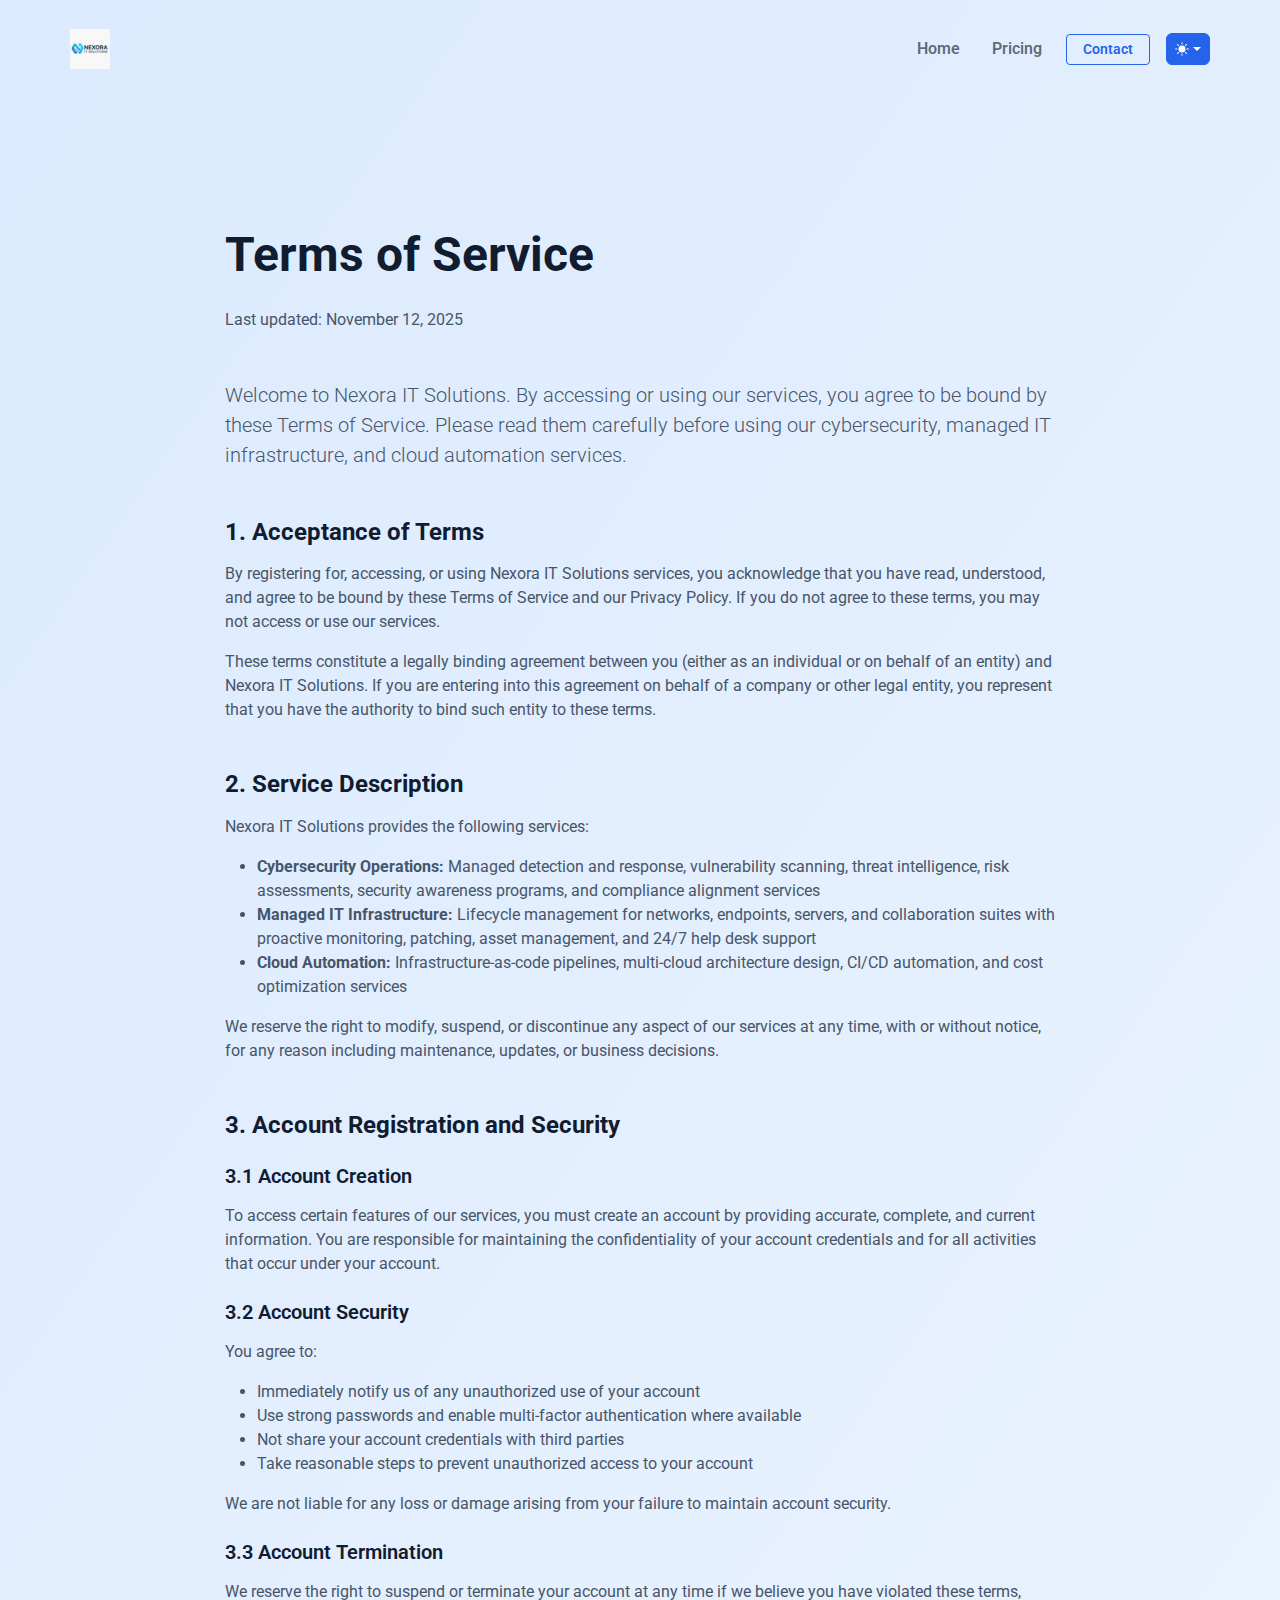
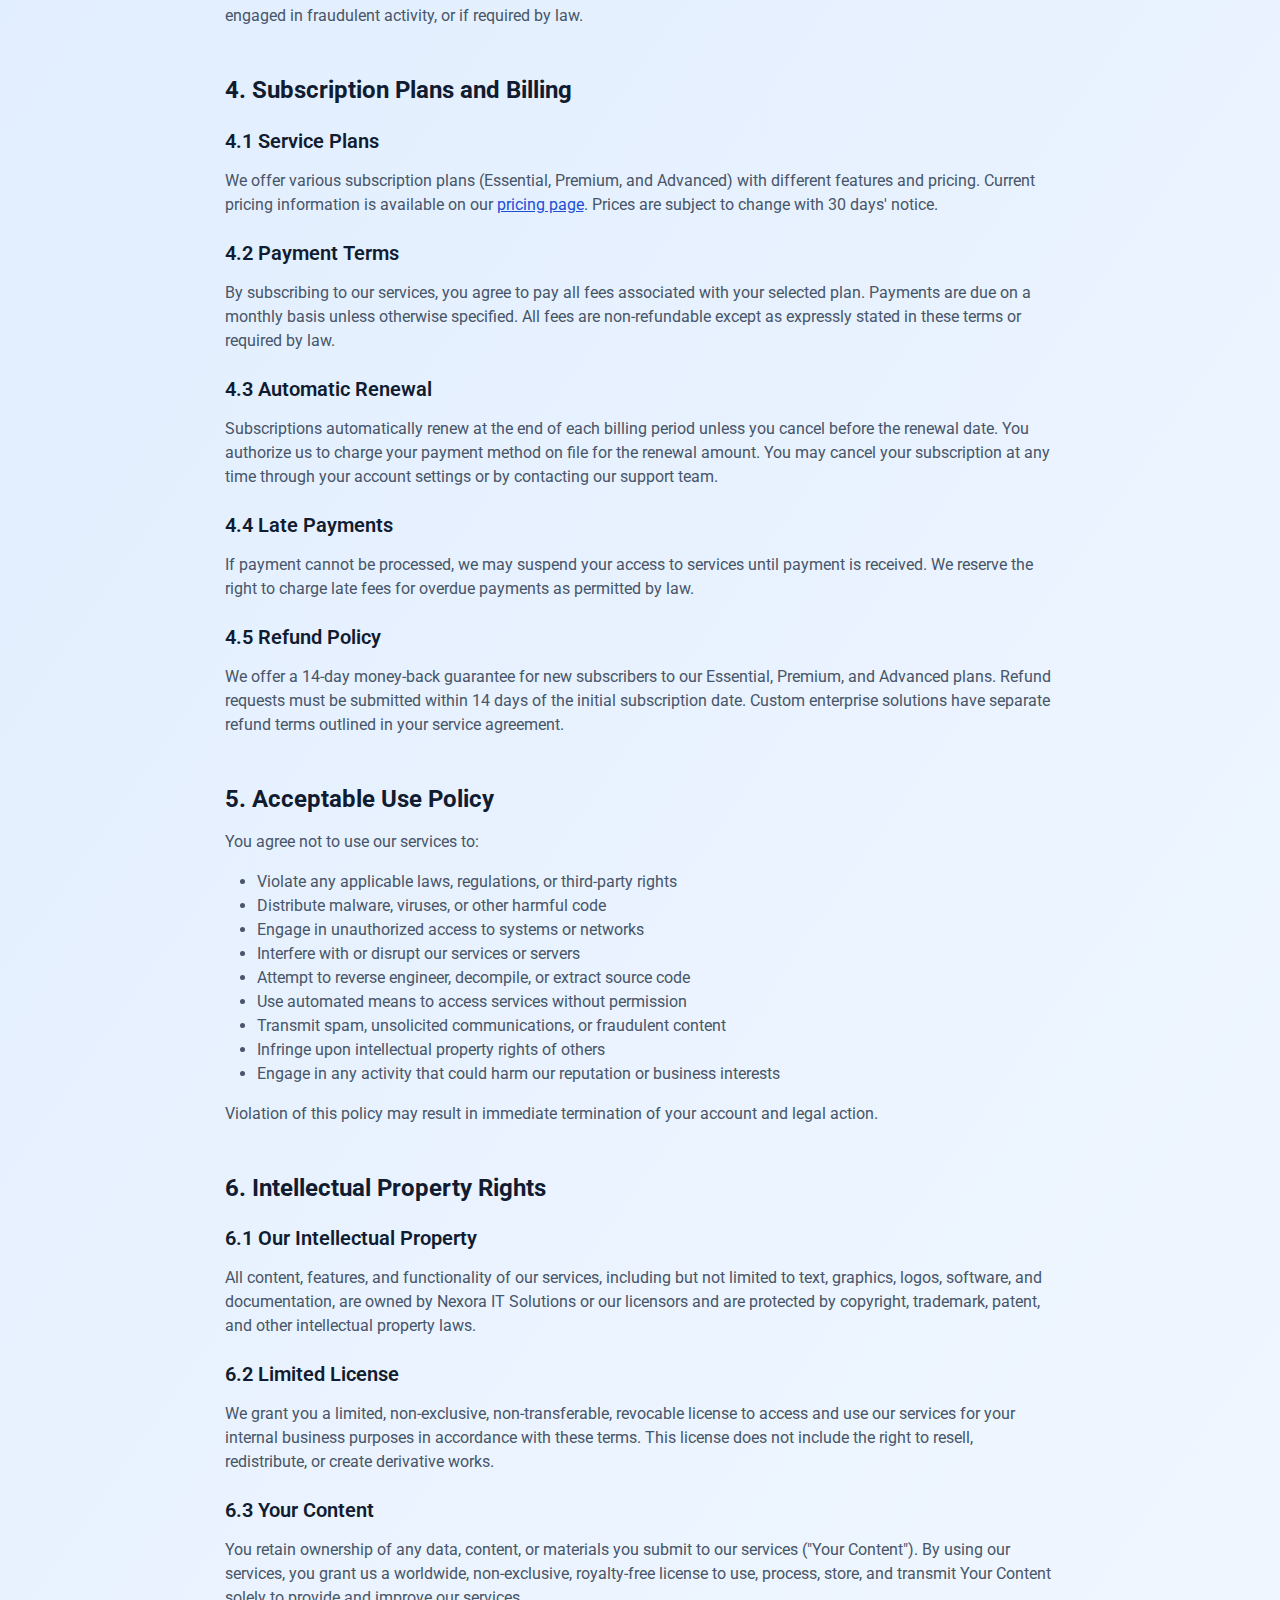
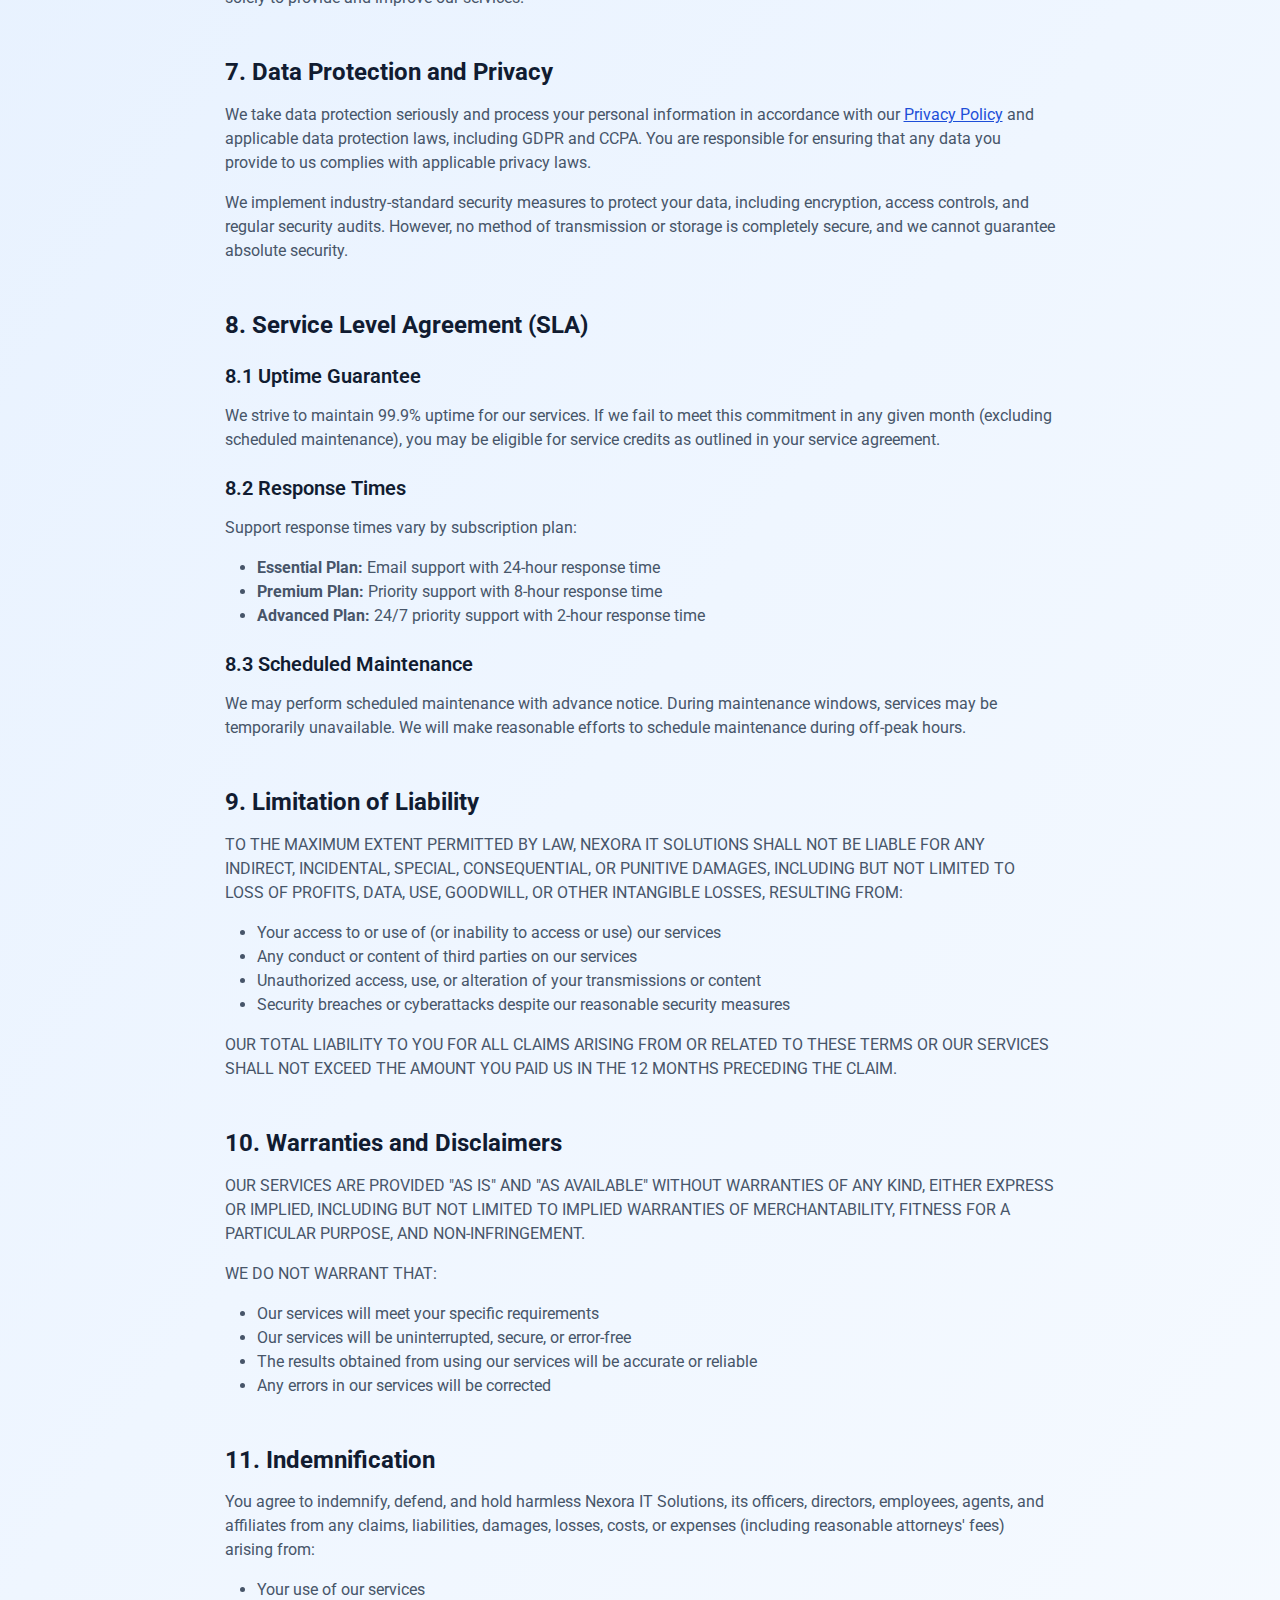
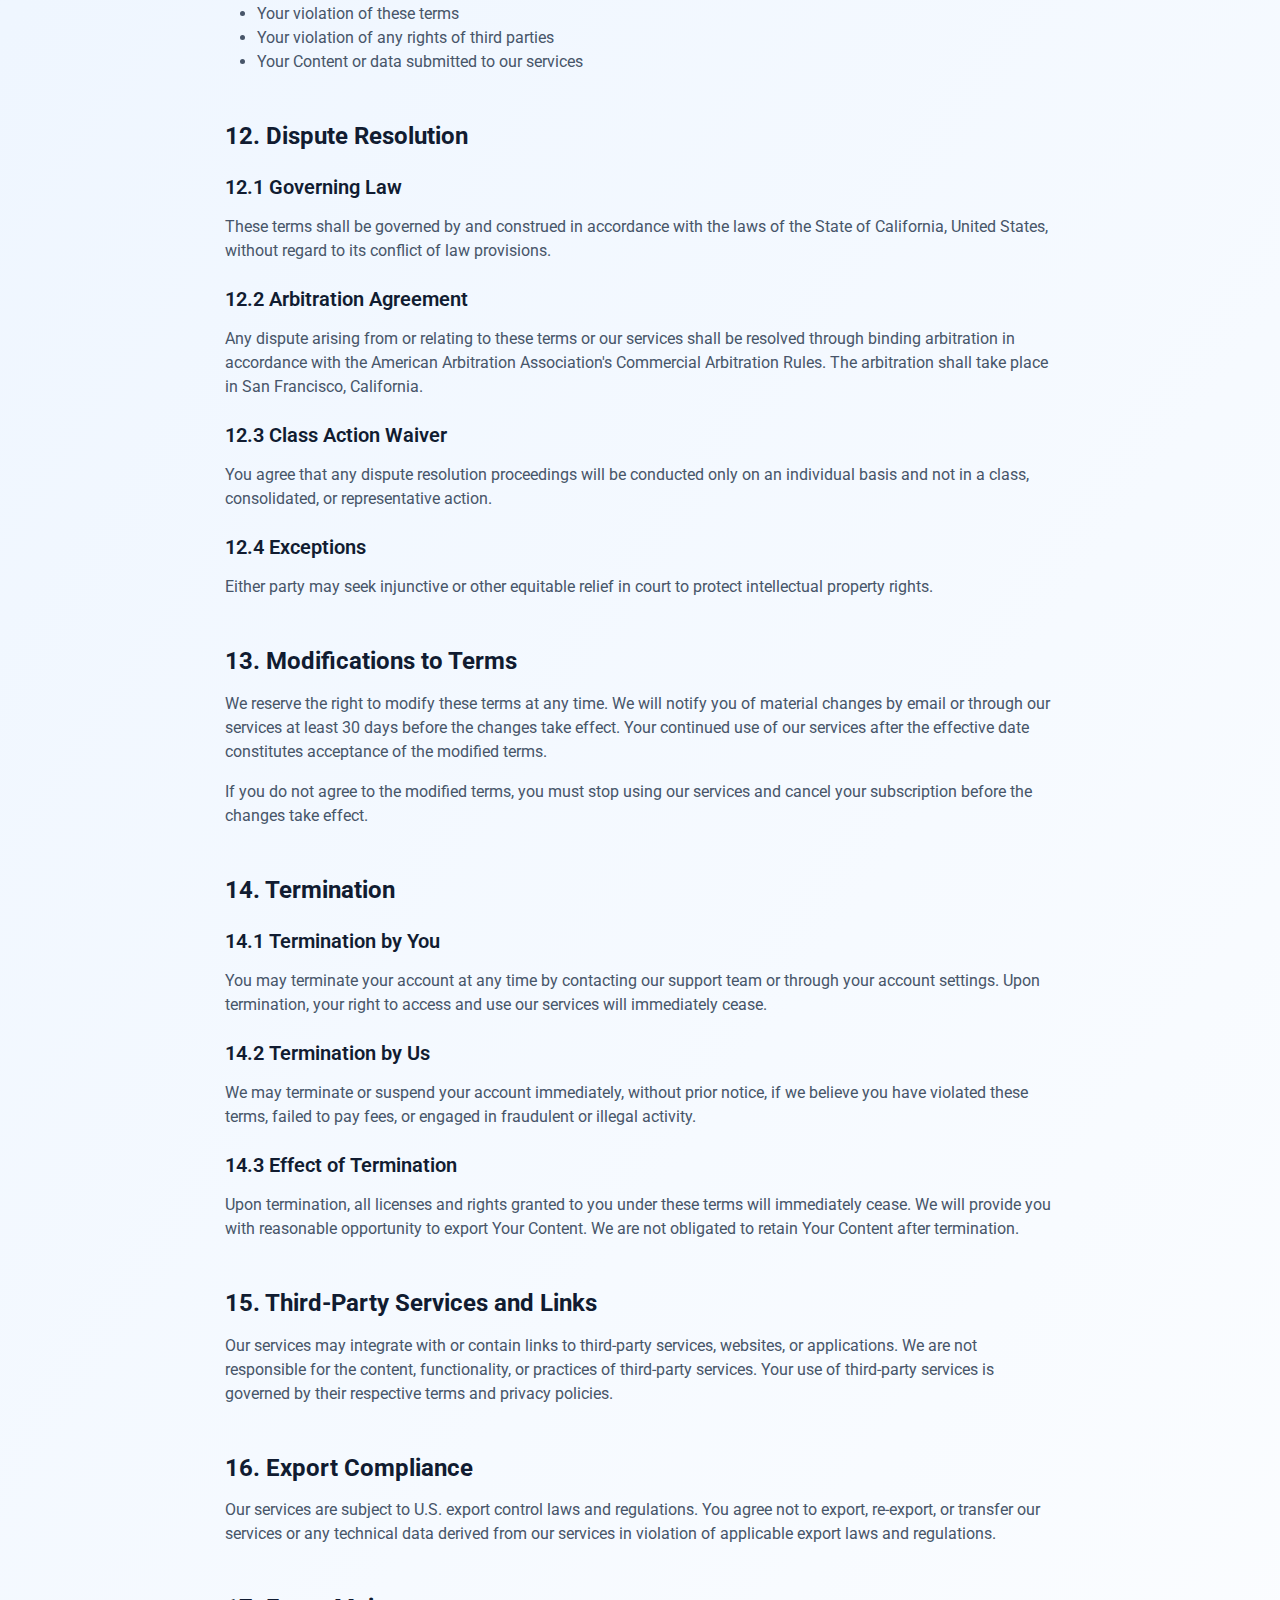
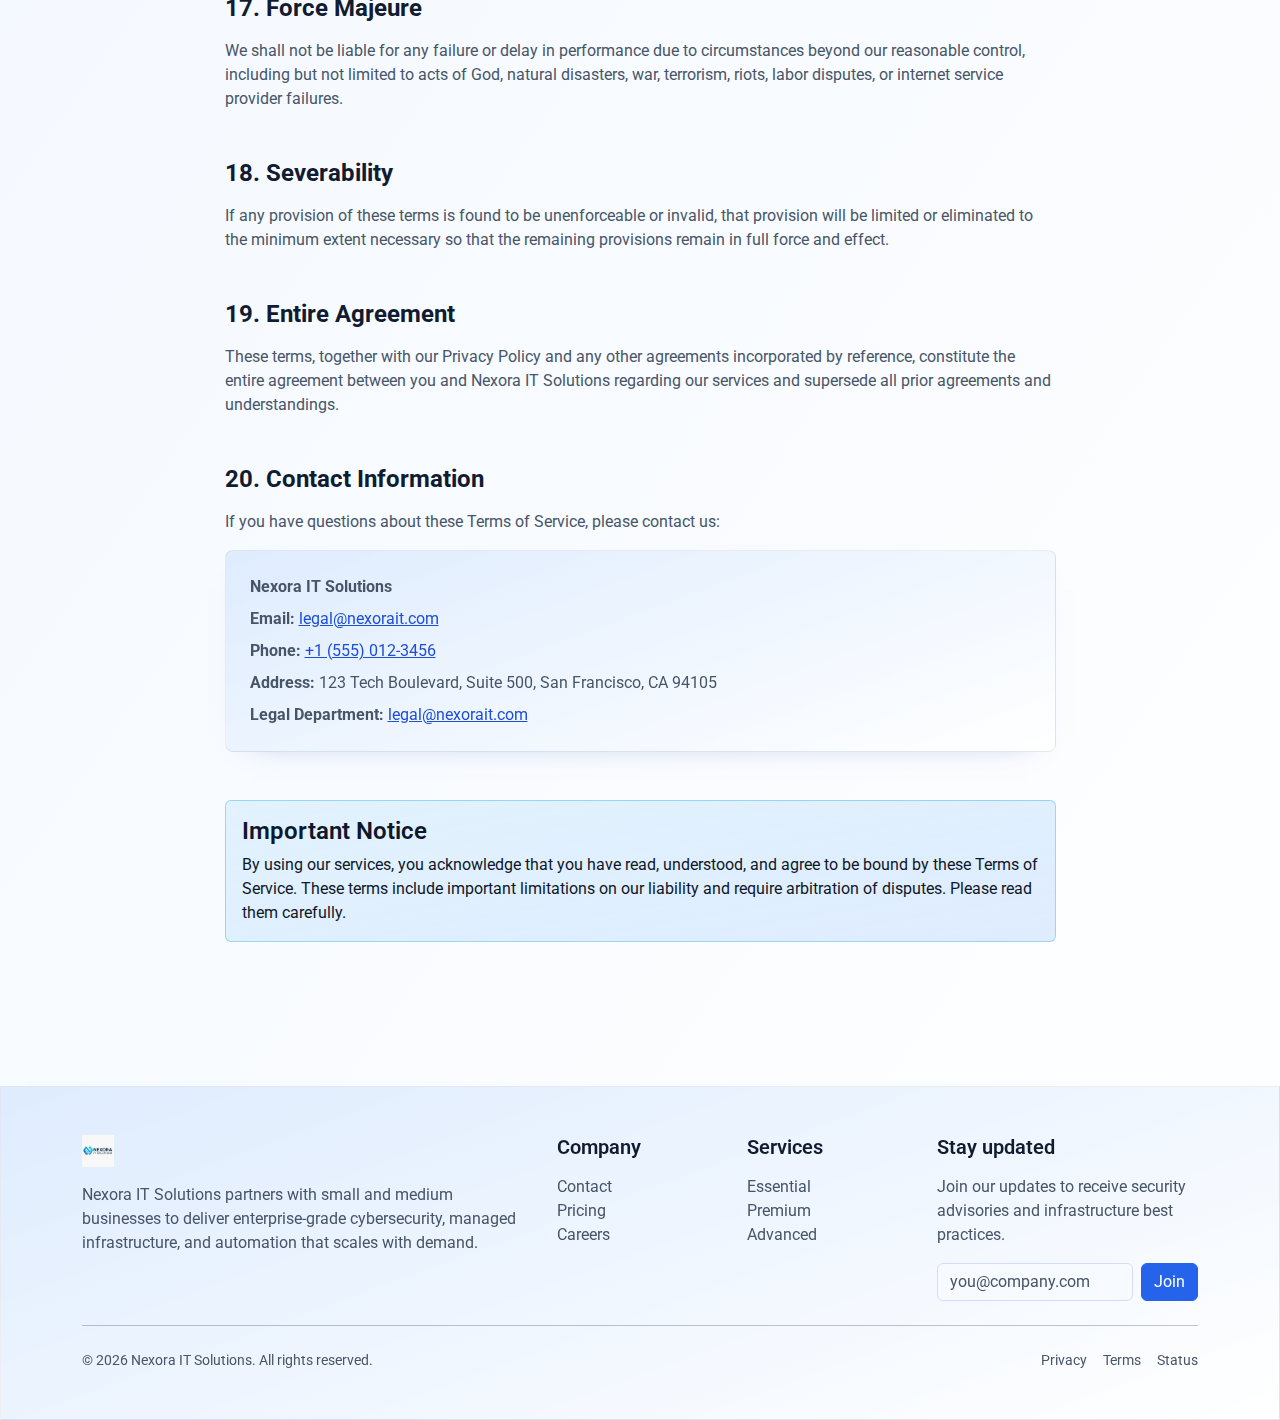
<file: 1  -  Pensio HTML Template/terms.html>
<!doctype html>
<html lang="en" dir="ltr" data-bs-theme="auto">
<head>
    <script src="./assets/js/color-modes.js"></script>
    <meta charset="utf-8">
    <meta name="viewport" content="width=device-width, initial-scale=1">
    <meta name="description" content="Terms of Service for Nexora IT Solutions - Terms and conditions for using our services.">
    <meta name="keywords" content="Nexora IT Solutions, terms of service, terms and conditions, legal">
    <meta name="author" content="Nexora IT Solutions">
    <meta name="generator" content="Bootstrap">
    <title>Terms of Service | Nexora IT Solutions</title>
	<link rel="apple-touch-icon" sizes="180x180" href="./assets/logo/apple-touch-icon.png">
	<link rel="icon" type="image/png" sizes="32x32" href="./assets/logo/favicon-32x32.png">
	<link rel="icon" type="image/png" sizes="16x16" href="./assets/logo/favicon-16x16.png">
	<link rel="icon" type="image/x-icon" href="./assets/logo/favicon.ico">
	<link rel="manifest" href="./assets/logo/site.webmanifest">
    <link rel="stylesheet" href="./assets/libraries/aos/aos.css">
    <link rel="stylesheet" href="./assets/css/main.min.css">
    <link rel="stylesheet" href="./assets/css/style.css">
    <meta property="og:title" content="Terms of Service | Nexora IT Solutions">
    <meta property="og:description" content="Read our terms of service and conditions for using Nexora IT Solutions services.">
    <meta property="og:image" content="./assets/logo/ChatGPT Image Nov 12, 2025, 04_02_14 PM.png">
    <meta property="og:url" content="./terms.html">
    <meta property="og:type" content="website">
    <meta property="og:locale" content="en_US">
</head>
<body>
    <div class="loader-wrapper">
        <div class="spinner-border text-primary p-5" role="status">
            <span class="visually-hidden">Loading...</span>
        </div>
    </div>

    <header class="py-3">
        <nav class="navbar navbar-expand-lg container">
            <a class="navbar-brand" href="./index.html">
                <img src="./assets/logo/ChatGPT Image Nov 12, 2025, 04_02_14 PM.png" height="40" alt="Nexora IT Solutions logo">
            </a>
            <button class="navbar-toggler" type="button" data-bs-toggle="collapse" data-bs-target="#primaryNav" aria-controls="primaryNav" aria-expanded="false" aria-label="Toggle navigation">
                <span class="navbar-toggler-icon"></span>
            </button>
            <div class="collapse navbar-collapse" id="primaryNav">
                <ul class="navbar-nav ms-auto align-items-lg-center gap-lg-3">
                    <li class="nav-item">
                        <a class="nav-link fw-semibold" href="./index.html">Home</a>
                    </li>
                    <li class="nav-item">
                        <a class="nav-link fw-semibold" href="./pricing.html">Pricing</a>
                    </li>
                    <li class="nav-item mt-3 mt-lg-0">
                        <a class="btn btn-outline-primary btn-sm px-3 fw-semibold" href="./index.html#contact">Contact</a>
                    </li>
                </ul>
                <div class="dropdown ms-lg-3 mt-3 mt-lg-0">
                    <svg xmlns="http://www.w3.org/2000/svg" class="d-none">
                        <symbol id="check2" viewBox="0 0 16 16">
                            <path d="M13.854 3.646a.5.5 0 0 1 0 .708l-7 7a.5.5 0 0 1-.708 0l-3.5-3.5a.5.5 0 1 1 .708-.708L6.5 10.293l6.646-6.647a.5.5 0 0 1 .708 0z"/>
                        </symbol>
                        <symbol id="circle-half" viewBox="0 0 16 16">
                            <path d="M8 15A7 7 0 1 0 8 1v14zm0 1A8 8 0 1 1 8 0a8 8 0 0 1 0 16z"/>
                        </symbol>
                        <symbol id="moon-stars-fill" viewBox="0 0 16 16">
                            <path d="M6 .278a.768.768 0 0 1 .08.858 7.208 7.208 0 0 0-.878 3.46c0 4.021 3.278 7.277 7.318 7.277.527 0 1.04-.055 1.533-.16a.787.787 0 0 1 .81.316.733.733 0 0 1-.031.893A8.349 8.349 0 0 1 8.344 16C3.734 16 0 12.286 0 7.71 0 4.266 2.114 1.312 5.124.06A.752.752 0 0 1 6 .278z"/>
                            <path d="M10.794 3.148a.217.217 0 0 1 .412 0l.387 1.162c.173.518.579.924 1.097 1.097l1.162.387a.217.217 0 0 1 0 .412l-1.162.387a1.734 1.734 0 0 0-1.097 1.097l-.387 1.162a.217.217 0 0 1-.412 0l-.387-1.162A1.734 1.734 0 0 0 9.31 6.593l-1.162-.387a.217.217 0 0 1 0-.412l1.162-.387a1.734 1.734 0 0 0 1.097-1.097l.387-1.162zM13.863.099a.145.145 0 0 1 .274 0l.258.774c.115.346.386.617.732.732l.774.258a.145.145 0 0 1 0 .274l-.774.258a1.156 1.156 0 0 0-.732.732l-.258.774a.145.145 0 0 1-.274 0l-.258-.774a1.156 1.156 0 0 0-.732-.732l-.774-.258a.145.145 0 0 1 0-.274l.774-.258c.346-.115.617-.386.732-.732L13.863.1z"/>
                        </symbol>
                        <symbol id="sun-fill" viewBox="0 0 16 16">
                            <path d="M8 12a4 4 0 1 0 0-8 4 4 0 0 0 0 8zM8 0a.5.5 0 0 1 .5.5v2a.5.5 0 0 1-1 0v-2A.5.5 0 0 1 8 0zm0 13a.5.5 0 0 1 .5.5v2a.5.5 0 0 1-1 0v-2A.5.5 0 0 1 8 13zm8-5a.5.5 0 0 1-.5.5h-2a.5.5 0 0 1 0-1h2a.5.5 0 0 1 .5.5zM3 8a.5.5 0 0 1-.5.5h-2a.5.5 0 0 1 0-1h2A.5.5 0 0 1 3 8zm10.657-5.657a.5.5 0 0 1 0 .707l-1.414 1.415a.5.5 0 1 1-.707-.708l1.414-1.414a.5.5 0 0 1 .707 0zm-9.193 9.193a.5.5 0 0 1 0 .707L3.05 13.657a.5.5 0 0 1-.707-.707l1.414-1.414a.5.5 0 0 1 .707 0zm9.193 2.121a.5.5 0 0 1-.707 0l-1.414-1.414a.5.5 0 0 1 .707-.707l1.414 1.414a.5.5 0 0 1 0 .707zM4.464 4.465a.5.5 0 0 1-.707 0L2.343 3.05a.5.5 0 1 1 .707-.707l1.414 1.414a.5.5 0 0 1 0 .708z"/>
                        </symbol>
                    </svg>
                    <button class="btn btn-primary text-white btn-sm rounded dropdown-toggle d-flex align-items-center" id="bd-theme" type="button" aria-expanded="false" data-bs-toggle="dropdown" aria-label="Toggle theme (auto)">
                        <svg fill="currentColor" class="bi my-1 theme-icon-active" width="1em" height="1em"><use href="#circle-half"></use></svg>
                        <span class="visually-hidden" id="bd-theme-text">Toggle theme</span>
                    </button>
                    <ul class="dropdown-menu dropdown-menu-end dropdown-menu-hover end-0 p-1 rounded-3 bg-body-tertiary shadow" style="--bs-dropdown-min-width: 9rem;" aria-labelledby="bd-theme-text">
                        <li style="color: var(--bs-tertiary-bg);">
                            <svg xmlns="http://www.w3.org/2000/svg" width="20" height="20" fill="currentColor" class="d-inline-block position-absolute top-0 end-0 translate-middle mt-n1" viewBox="0 0 16 16">
                                <path class="carret-dropdown-path" d="m7.247 4.86-4.796 5.481c-.566.647-.106 1.659.753 1.659h9.592a1 1 0 0 0 .753-1.659l-4.796-5.48a1 1 0 0 0-1.506 0z"/>
                            </svg>
                        </li>
                        <li>
                            <button type="button" class="dropdown-item d-flex align-items-center rounded-1" data-bs-theme-value="light" aria-pressed="false">
                                <svg fill="currentColor" class="bi me-2 theme-icon" width="1em" height="1em"><use href="#sun-fill"></use></svg>
                                Light
                                <svg fill="currentColor" class="bi ms-auto d-none active-check" width="1em" height="1em"><use href="#check2"></use></svg>
                            </button>
                        </li>
                        <li>
                            <button type="button" class="dropdown-item d-flex align-items-center rounded-1 my-1" data-bs-theme-value="dark" aria-pressed="false">
                                <svg fill="currentColor" class="bi me-2 theme-icon" width="1em" height="1em"><use href="#moon-stars-fill"></use></svg>
                                Dark
                                <svg fill="currentColor" class="bi ms-auto d-none active-check" width="1em" height="1em"><use href="#check2"></use></svg>
                            </button>
                        </li>
                        <li>
                            <button type="button" class="dropdown-item d-flex align-items-center rounded-1 active" data-bs-theme-value="auto" aria-pressed="true">
                                <svg fill="currentColor" class="bi me-2 theme-icon" width="1em" height="1em"><use href="#circle-half"></use></svg>
                                Auto
                                <svg fill="currentColor" class="bi ms-auto d-none active-check" width="1em" height="1em"><use href="#check2"></use></svg>
                            </button>
                        </li>
                    </ul>
                </div>
            </div>
        </nav>
    </header>

    <main>
        <section class="py-6 py-lg-8">
            <div class="container">
                <div class="row justify-content-center">
                    <div class="col-lg-9">
                        <h1 class="display-5 fw-bold text-body-emphasis mb-4">Terms of Service</h1>
                        <p class="text-body-secondary mb-5">Last updated: November 12, 2025</p>
                        
                        <div class="text-body-secondary">
                            <p class="lead mb-4">Welcome to Nexora IT Solutions. By accessing or using our services, you agree to be bound by these Terms of Service. Please read them carefully before using our cybersecurity, managed IT infrastructure, and cloud automation services.</p>

                            <h2 class="h4 fw-bold text-body-emphasis mt-5 mb-3">1. Acceptance of Terms</h2>
                            <p>By registering for, accessing, or using Nexora IT Solutions services, you acknowledge that you have read, understood, and agree to be bound by these Terms of Service and our Privacy Policy. If you do not agree to these terms, you may not access or use our services.</p>
                            <p>These terms constitute a legally binding agreement between you (either as an individual or on behalf of an entity) and Nexora IT Solutions. If you are entering into this agreement on behalf of a company or other legal entity, you represent that you have the authority to bind such entity to these terms.</p>

                            <h2 class="h4 fw-bold text-body-emphasis mt-5 mb-3">2. Service Description</h2>
                            <p>Nexora IT Solutions provides the following services:</p>
                            <ul class="mb-3">
                                <li><strong>Cybersecurity Operations:</strong> Managed detection and response, vulnerability scanning, threat intelligence, risk assessments, security awareness programs, and compliance alignment services</li>
                                <li><strong>Managed IT Infrastructure:</strong> Lifecycle management for networks, endpoints, servers, and collaboration suites with proactive monitoring, patching, asset management, and 24/7 help desk support</li>
                                <li><strong>Cloud Automation:</strong> Infrastructure-as-code pipelines, multi-cloud architecture design, CI/CD automation, and cost optimization services</li>
                            </ul>
                            <p>We reserve the right to modify, suspend, or discontinue any aspect of our services at any time, with or without notice, for any reason including maintenance, updates, or business decisions.</p>

                            <h2 class="h4 fw-bold text-body-emphasis mt-5 mb-3">3. Account Registration and Security</h2>
                            <h3 class="h5 fw-semibold text-body-emphasis mt-4 mb-3">3.1 Account Creation</h3>
                            <p>To access certain features of our services, you must create an account by providing accurate, complete, and current information. You are responsible for maintaining the confidentiality of your account credentials and for all activities that occur under your account.</p>

                            <h3 class="h5 fw-semibold text-body-emphasis mt-4 mb-3">3.2 Account Security</h3>
                            <p>You agree to:</p>
                            <ul class="mb-3">
                                <li>Immediately notify us of any unauthorized use of your account</li>
                                <li>Use strong passwords and enable multi-factor authentication where available</li>
                                <li>Not share your account credentials with third parties</li>
                                <li>Take reasonable steps to prevent unauthorized access to your account</li>
                            </ul>
                            <p>We are not liable for any loss or damage arising from your failure to maintain account security.</p>

                            <h3 class="h5 fw-semibold text-body-emphasis mt-4 mb-3">3.3 Account Termination</h3>
                            <p>We reserve the right to suspend or terminate your account at any time if we believe you have violated these terms, engaged in fraudulent activity, or if required by law.</p>

                            <h2 class="h4 fw-bold text-body-emphasis mt-5 mb-3">4. Subscription Plans and Billing</h2>
                            <h3 class="h5 fw-semibold text-body-emphasis mt-4 mb-3">4.1 Service Plans</h3>
                            <p>We offer various subscription plans (Essential, Premium, and Advanced) with different features and pricing. Current pricing information is available on our <a href="./pricing.html">pricing page</a>. Prices are subject to change with 30 days' notice.</p>

                            <h3 class="h5 fw-semibold text-body-emphasis mt-4 mb-3">4.2 Payment Terms</h3>
                            <p>By subscribing to our services, you agree to pay all fees associated with your selected plan. Payments are due on a monthly basis unless otherwise specified. All fees are non-refundable except as expressly stated in these terms or required by law.</p>

                            <h3 class="h5 fw-semibold text-body-emphasis mt-4 mb-3">4.3 Automatic Renewal</h3>
                            <p>Subscriptions automatically renew at the end of each billing period unless you cancel before the renewal date. You authorize us to charge your payment method on file for the renewal amount. You may cancel your subscription at any time through your account settings or by contacting our support team.</p>

                            <h3 class="h5 fw-semibold text-body-emphasis mt-4 mb-3">4.4 Late Payments</h3>
                            <p>If payment cannot be processed, we may suspend your access to services until payment is received. We reserve the right to charge late fees for overdue payments as permitted by law.</p>

                            <h3 class="h5 fw-semibold text-body-emphasis mt-4 mb-3">4.5 Refund Policy</h3>
                            <p>We offer a 14-day money-back guarantee for new subscribers to our Essential, Premium, and Advanced plans. Refund requests must be submitted within 14 days of the initial subscription date. Custom enterprise solutions have separate refund terms outlined in your service agreement.</p>

                            <h2 class="h4 fw-bold text-body-emphasis mt-5 mb-3">5. Acceptable Use Policy</h2>
                            <p>You agree not to use our services to:</p>
                            <ul class="mb-3">
                                <li>Violate any applicable laws, regulations, or third-party rights</li>
                                <li>Distribute malware, viruses, or other harmful code</li>
                                <li>Engage in unauthorized access to systems or networks</li>
                                <li>Interfere with or disrupt our services or servers</li>
                                <li>Attempt to reverse engineer, decompile, or extract source code</li>
                                <li>Use automated means to access services without permission</li>
                                <li>Transmit spam, unsolicited communications, or fraudulent content</li>
                                <li>Infringe upon intellectual property rights of others</li>
                                <li>Engage in any activity that could harm our reputation or business interests</li>
                            </ul>
                            <p>Violation of this policy may result in immediate termination of your account and legal action.</p>

                            <h2 class="h4 fw-bold text-body-emphasis mt-5 mb-3">6. Intellectual Property Rights</h2>
                            <h3 class="h5 fw-semibold text-body-emphasis mt-4 mb-3">6.1 Our Intellectual Property</h3>
                            <p>All content, features, and functionality of our services, including but not limited to text, graphics, logos, software, and documentation, are owned by Nexora IT Solutions or our licensors and are protected by copyright, trademark, patent, and other intellectual property laws.</p>

                            <h3 class="h5 fw-semibold text-body-emphasis mt-4 mb-3">6.2 Limited License</h3>
                            <p>We grant you a limited, non-exclusive, non-transferable, revocable license to access and use our services for your internal business purposes in accordance with these terms. This license does not include the right to resell, redistribute, or create derivative works.</p>

                            <h3 class="h5 fw-semibold text-body-emphasis mt-4 mb-3">6.3 Your Content</h3>
                            <p>You retain ownership of any data, content, or materials you submit to our services ("Your Content"). By using our services, you grant us a worldwide, non-exclusive, royalty-free license to use, process, store, and transmit Your Content solely to provide and improve our services.</p>

                            <h2 class="h4 fw-bold text-body-emphasis mt-5 mb-3">7. Data Protection and Privacy</h2>
                            <p>We take data protection seriously and process your personal information in accordance with our <a href="./privacy.html">Privacy Policy</a> and applicable data protection laws, including GDPR and CCPA. You are responsible for ensuring that any data you provide to us complies with applicable privacy laws.</p>
                            <p>We implement industry-standard security measures to protect your data, including encryption, access controls, and regular security audits. However, no method of transmission or storage is completely secure, and we cannot guarantee absolute security.</p>

                            <h2 class="h4 fw-bold text-body-emphasis mt-5 mb-3">8. Service Level Agreement (SLA)</h2>
                            <h3 class="h5 fw-semibold text-body-emphasis mt-4 mb-3">8.1 Uptime Guarantee</h3>
                            <p>We strive to maintain 99.9% uptime for our services. If we fail to meet this commitment in any given month (excluding scheduled maintenance), you may be eligible for service credits as outlined in your service agreement.</p>

                            <h3 class="h5 fw-semibold text-body-emphasis mt-4 mb-3">8.2 Response Times</h3>
                            <p>Support response times vary by subscription plan:</p>
                            <ul class="mb-3">
                                <li><strong>Essential Plan:</strong> Email support with 24-hour response time</li>
                                <li><strong>Premium Plan:</strong> Priority support with 8-hour response time</li>
                                <li><strong>Advanced Plan:</strong> 24/7 priority support with 2-hour response time</li>
                            </ul>

                            <h3 class="h5 fw-semibold text-body-emphasis mt-4 mb-3">8.3 Scheduled Maintenance</h3>
                            <p>We may perform scheduled maintenance with advance notice. During maintenance windows, services may be temporarily unavailable. We will make reasonable efforts to schedule maintenance during off-peak hours.</p>

                            <h2 class="h4 fw-bold text-body-emphasis mt-5 mb-3">9. Limitation of Liability</h2>
                            <p>TO THE MAXIMUM EXTENT PERMITTED BY LAW, NEXORA IT SOLUTIONS SHALL NOT BE LIABLE FOR ANY INDIRECT, INCIDENTAL, SPECIAL, CONSEQUENTIAL, OR PUNITIVE DAMAGES, INCLUDING BUT NOT LIMITED TO LOSS OF PROFITS, DATA, USE, GOODWILL, OR OTHER INTANGIBLE LOSSES, RESULTING FROM:</p>
                            <ul class="mb-3">
                                <li>Your access to or use of (or inability to access or use) our services</li>
                                <li>Any conduct or content of third parties on our services</li>
                                <li>Unauthorized access, use, or alteration of your transmissions or content</li>
                                <li>Security breaches or cyberattacks despite our reasonable security measures</li>
                            </ul>
                            <p>OUR TOTAL LIABILITY TO YOU FOR ALL CLAIMS ARISING FROM OR RELATED TO THESE TERMS OR OUR SERVICES SHALL NOT EXCEED THE AMOUNT YOU PAID US IN THE 12 MONTHS PRECEDING THE CLAIM.</p>

                            <h2 class="h4 fw-bold text-body-emphasis mt-5 mb-3">10. Warranties and Disclaimers</h2>
                            <p>OUR SERVICES ARE PROVIDED "AS IS" AND "AS AVAILABLE" WITHOUT WARRANTIES OF ANY KIND, EITHER EXPRESS OR IMPLIED, INCLUDING BUT NOT LIMITED TO IMPLIED WARRANTIES OF MERCHANTABILITY, FITNESS FOR A PARTICULAR PURPOSE, AND NON-INFRINGEMENT.</p>
                            <p>WE DO NOT WARRANT THAT:</p>
                            <ul class="mb-3">
                                <li>Our services will meet your specific requirements</li>
                                <li>Our services will be uninterrupted, secure, or error-free</li>
                                <li>The results obtained from using our services will be accurate or reliable</li>
                                <li>Any errors in our services will be corrected</li>
                            </ul>

                            <h2 class="h4 fw-bold text-body-emphasis mt-5 mb-3">11. Indemnification</h2>
                            <p>You agree to indemnify, defend, and hold harmless Nexora IT Solutions, its officers, directors, employees, agents, and affiliates from any claims, liabilities, damages, losses, costs, or expenses (including reasonable attorneys' fees) arising from:</p>
                            <ul class="mb-3">
                                <li>Your use of our services</li>
                                <li>Your violation of these terms</li>
                                <li>Your violation of any rights of third parties</li>
                                <li>Your Content or data submitted to our services</li>
                            </ul>

                            <h2 class="h4 fw-bold text-body-emphasis mt-5 mb-3">12. Dispute Resolution</h2>
                            <h3 class="h5 fw-semibold text-body-emphasis mt-4 mb-3">12.1 Governing Law</h3>
                            <p>These terms shall be governed by and construed in accordance with the laws of the State of California, United States, without regard to its conflict of law provisions.</p>

                            <h3 class="h5 fw-semibold text-body-emphasis mt-4 mb-3">12.2 Arbitration Agreement</h3>
                            <p>Any dispute arising from or relating to these terms or our services shall be resolved through binding arbitration in accordance with the American Arbitration Association's Commercial Arbitration Rules. The arbitration shall take place in San Francisco, California.</p>

                            <h3 class="h5 fw-semibold text-body-emphasis mt-4 mb-3">12.3 Class Action Waiver</h3>
                            <p>You agree that any dispute resolution proceedings will be conducted only on an individual basis and not in a class, consolidated, or representative action.</p>

                            <h3 class="h5 fw-semibold text-body-emphasis mt-4 mb-3">12.4 Exceptions</h3>
                            <p>Either party may seek injunctive or other equitable relief in court to protect intellectual property rights.</p>

                            <h2 class="h4 fw-bold text-body-emphasis mt-5 mb-3">13. Modifications to Terms</h2>
                            <p>We reserve the right to modify these terms at any time. We will notify you of material changes by email or through our services at least 30 days before the changes take effect. Your continued use of our services after the effective date constitutes acceptance of the modified terms.</p>
                            <p>If you do not agree to the modified terms, you must stop using our services and cancel your subscription before the changes take effect.</p>

                            <h2 class="h4 fw-bold text-body-emphasis mt-5 mb-3">14. Termination</h2>
                            <h3 class="h5 fw-semibold text-body-emphasis mt-4 mb-3">14.1 Termination by You</h3>
                            <p>You may terminate your account at any time by contacting our support team or through your account settings. Upon termination, your right to access and use our services will immediately cease.</p>

                            <h3 class="h5 fw-semibold text-body-emphasis mt-4 mb-3">14.2 Termination by Us</h3>
                            <p>We may terminate or suspend your account immediately, without prior notice, if we believe you have violated these terms, failed to pay fees, or engaged in fraudulent or illegal activity.</p>

                            <h3 class="h5 fw-semibold text-body-emphasis mt-4 mb-3">14.3 Effect of Termination</h3>
                            <p>Upon termination, all licenses and rights granted to you under these terms will immediately cease. We will provide you with reasonable opportunity to export Your Content. We are not obligated to retain Your Content after termination.</p>

                            <h2 class="h4 fw-bold text-body-emphasis mt-5 mb-3">15. Third-Party Services and Links</h2>
                            <p>Our services may integrate with or contain links to third-party services, websites, or applications. We are not responsible for the content, functionality, or practices of third-party services. Your use of third-party services is governed by their respective terms and privacy policies.</p>

                            <h2 class="h4 fw-bold text-body-emphasis mt-5 mb-3">16. Export Compliance</h2>
                            <p>Our services are subject to U.S. export control laws and regulations. You agree not to export, re-export, or transfer our services or any technical data derived from our services in violation of applicable export laws and regulations.</p>

                            <h2 class="h4 fw-bold text-body-emphasis mt-5 mb-3">17. Force Majeure</h2>
                            <p>We shall not be liable for any failure or delay in performance due to circumstances beyond our reasonable control, including but not limited to acts of God, natural disasters, war, terrorism, riots, labor disputes, or internet service provider failures.</p>

                            <h2 class="h4 fw-bold text-body-emphasis mt-5 mb-3">18. Severability</h2>
                            <p>If any provision of these terms is found to be unenforceable or invalid, that provision will be limited or eliminated to the minimum extent necessary so that the remaining provisions remain in full force and effect.</p>

                            <h2 class="h4 fw-bold text-body-emphasis mt-5 mb-3">19. Entire Agreement</h2>
                            <p>These terms, together with our Privacy Policy and any other agreements incorporated by reference, constitute the entire agreement between you and Nexora IT Solutions regarding our services and supersede all prior agreements and understandings.</p>

                            <h2 class="h4 fw-bold text-body-emphasis mt-5 mb-3">20. Contact Information</h2>
                            <p>If you have questions about these Terms of Service, please contact us:</p>
                            <div class="bg-body-tertiary p-4 rounded-3 mt-3 mb-4">
                                <p class="mb-2"><strong>Nexora IT Solutions</strong></p>
                                <p class="mb-2"><strong>Email:</strong> <a href="mailto:legal@nexorait.com">legal@nexorait.com</a></p>
                                <p class="mb-2"><strong>Phone:</strong> <a href="tel:+15550123456">+1 (555) 012-3456</a></p>
                                <p class="mb-2"><strong>Address:</strong> 123 Tech Boulevard, Suite 500, San Francisco, CA 94105</p>
                                <p class="mb-0"><strong>Legal Department:</strong> <a href="mailto:legal@nexorait.com">legal@nexorait.com</a></p>
                            </div>

                            <div class="alert alert-warning mt-5" role="alert">
                                <h4 class="alert-heading fw-semibold">Important Notice</h4>
                                <p class="mb-0">By using our services, you acknowledge that you have read, understood, and agree to be bound by these Terms of Service. These terms include important limitations on our liability and require arbitration of disputes. Please read them carefully.</p>
                            </div>
                        </div>
                    </div>
                </div>
            </div>
        </section>
    </main>

    <footer class="py-5 bg-body-tertiary border-top">
        <div class="container">
            <div class="row g-4">
                <div class="col-lg-5">
                    <a href="./index.html" class="d-inline-flex align-items-center mb-3 text-decoration-none">
                        <img src="./assets/logo/ChatGPT Image Nov 12, 2025, 04_02_14 PM.png" height="32" alt="Nexora IT Solutions logo">
                    </a>
                    <p class="text-body-secondary mb-0">Nexora IT Solutions partners with small and medium businesses to deliver enterprise-grade cybersecurity, managed infrastructure, and automation that scales with demand.</p>
                </div>
                <div class="col-6 col-lg-2">
                    <h5 class="fw-semibold text-body-emphasis">Company</h5>
                    <ul class="list-unstyled text-small mt-3">
                        <li><a class="text-decoration-none text-body-secondary" href="./index.html#contact">Contact</a></li>
                        <li><a class="text-decoration-none text-body-secondary" href="./pricing.html">Pricing</a></li>
                        <li><a class="text-decoration-none text-body-secondary" href="mailto:careers@nexorait.com">Careers</a></li>
                    </ul>
                </div>
                <div class="col-6 col-lg-2">
                    <h5 class="fw-semibold text-body-emphasis">Services</h5>
                    <ul class="list-unstyled text-small mt-3">
                        <li><a class="text-decoration-none text-body-secondary" href="./pricing.html#essential">Essential</a></li>
                        <li><a class="text-decoration-none text-body-secondary" href="./pricing.html#premium">Premium</a></li>
                        <li><a class="text-decoration-none text-body-secondary" href="./pricing.html#advanced">Advanced</a></li>
                    </ul>
                </div>
                <div class="col-12 col-lg-3">
                    <h5 class="fw-semibold text-body-emphasis">Stay updated</h5>
                    <p class="text-body-secondary mt-3">Join our updates to receive security advisories and infrastructure best practices.</p>
                    <form class="d-flex gap-2">
                        <input type="email" class="form-control" placeholder="you@company.com" aria-label="Email">
                        <button class="btn btn-primary text-white" type="submit">Join</button>
                    </form>
                </div>
            </div>
            <hr class="my-4">
            <div class="d-flex flex-column flex-sm-row justify-content-between align-items-center text-body-secondary small">
                <span>© <span class="current-year"></span> Nexora IT Solutions. All rights reserved.</span>
                <div class="d-flex gap-3 mt-3 mt-sm-0">
                    <a class="text-decoration-none text-body-secondary" href="./privacy.html">Privacy</a>
                    <a class="text-decoration-none text-body-secondary" href="./terms.html">Terms</a>
                    <a class="text-decoration-none text-body-secondary" href="./status.html">Status</a>
                </div>
            </div>
        </div>
    </footer>

    <script src="./assets/libraries/bootstrap/js/bootstrap.bundle.min.js"></script>
    <script src="./assets/libraries/aos/aos.js"></script>
    <script src="./assets/js/scripts.js"></script>
</body>
</html>
</file>
<file: 1  -  Pensio HTML Template/assets/css/style.css>
/*  
  -------------------------------------------
  -----      CSS for the font used      -----
  -------------------------------------------
*/

@import url('https://fonts.googleapis.com/css2?family=Roboto:ital,wght@0,100;0,300;0,400;0,500;0,700;0,900;1,100;1,300;1,400;1,500;1,700;1,900&display=swap');

:root,
[data-bs-theme="light"] {
    --bs-body-bg: #f7faff;
    --bs-body-bg-rgb: 247, 250, 255;
    --bs-body-color: #0f172a;
    --bs-body-color-rgb: 15, 23, 42;
    --bs-emphasis-color: #111c31;
    --bs-emphasis-color-rgb: 17, 28, 49;
    --bs-primary: #2563eb;
    --bs-primary-rgb: 37, 99, 235;
    --bs-primary-text-emphasis: #1d4ed8;
    --bs-primary-bg-subtle: #dbeafe;
    --bs-primary-border-subtle: #bfdbfe;
    --bs-info: #38bdf8;
    --bs-info-rgb: 56, 189, 248;
    --bs-info-text-emphasis: #0ea5e9;
    --bs-info-bg-subtle: #e0f2fe;
    --bs-info-border-subtle: #bae6fd;
    --bs-secondary-color: #475569;
    --bs-secondary-color-rgb: 71, 85, 105;
    --bs-secondary-bg: #e9efff;
    --bs-secondary-bg-rgb: 233, 239, 255;
    --bs-tertiary-color: #64748b;
    --bs-tertiary-color-rgb: 100, 116, 139;
    --bs-tertiary-bg: #f1f5ff;
    --bs-tertiary-bg-rgb: 241, 245, 255;
    --bs-link-color: #1d4ed8;
    --bs-link-color-rgb: 29, 78, 216;
    --bs-link-hover-color: #1e3a8a;
    --bs-link-hover-color-rgb: 30, 58, 138;
    --bs-border-color: #d2ddfb;
    --bs-border-color-translucent: rgba(37, 99, 235, 0.15);
    --bs-focus-ring-color: rgba(37, 99, 235, 0.3);
    --bs-focus-ring-opacity: 0.3;
    --bs-font-sans-serif: 'Roboto', sans-serif;
    --bs-body-font-family: 'Roboto', sans-serif;
}

[data-bs-theme="dark"] {
    --bs-body-bg: #0b1120;
    --bs-body-bg-rgb: 11, 17, 32;
    --bs-body-color: #e2e8f0;
    --bs-body-color-rgb: 226, 232, 240;
    --bs-emphasis-color: #f8fafc;
    --bs-emphasis-color-rgb: 248, 250, 252;
    --bs-primary: #60a5fa;
    --bs-primary-rgb: 96, 165, 250;
    --bs-primary-text-emphasis: #bfdbfe;
    --bs-primary-bg-subtle: #1d3a76;
    --bs-primary-border-subtle: #23468f;
    --bs-info: #38bdf8;
    --bs-info-rgb: 56, 189, 248;
    --bs-info-text-emphasis: #e0f2fe;
    --bs-info-bg-subtle: #0b2847;
    --bs-info-border-subtle: #134b7a;
    --bs-secondary-color: #cbd5f5;
    --bs-secondary-color-rgb: 203, 213, 245;
    --bs-secondary-bg: #111a33;
    --bs-secondary-bg-rgb: 17, 26, 51;
    --bs-tertiary-color: #94a3c9;
    --bs-tertiary-color-rgb: 148, 163, 201;
    --bs-tertiary-bg: #182544;
    --bs-tertiary-bg-rgb: 24, 37, 68;
    --bs-link-color: #93c5fd;
    --bs-link-color-rgb: 147, 197, 253;
    --bs-link-hover-color: #bfdbfe;
    --bs-link-hover-color-rgb: 191, 219, 254;
    --bs-border-color: #1e2a49;
    --bs-border-color-translucent: rgba(148, 163, 201, 0.18);
    --bs-focus-ring-color: rgba(96, 165, 250, 0.4);
    --bs-focus-ring-opacity: 0.35;
    --bs-font-sans-serif: 'Roboto', sans-serif;
    --bs-body-font-family: 'Roboto', sans-serif;
}

html[data-bs-theme="light"] body {
    background: linear-gradient(125deg, #dbeafe 0%, #eff6ff 50%, #ffffff 100%);
}

html[data-bs-theme="dark"] body {
    background: radial-gradient(circle at 20% 20%, rgba(37, 99, 235, 0.18), transparent 60%), #0b1120;
}

html[data-bs-theme="light"] .loader-wrapper {
    background: linear-gradient(140deg, rgba(219, 234, 254, 0.95), rgba(255, 255, 255, 0.98)) !important;
}

body {
    font-family: 'Roboto', sans-serif;
}

.btn-primary {
    --bs-btn-bg: var(--bs-primary);
    --bs-btn-border-color: var(--bs-primary);
    --bs-btn-hover-bg: #1e4ed3;
    --bs-btn-hover-border-color: #1d46bf;
    --bs-btn-focus-shadow-rgb: 37, 99, 235;
    --bs-btn-active-bg: #1a3faa;
    --bs-btn-active-border-color: #193a9a;
}

.btn-outline-primary {
    --bs-btn-color: var(--bs-primary);
    --bs-btn-border-color: var(--bs-primary);
    --bs-btn-hover-bg: var(--bs-primary);
    --bs-btn-hover-border-color: var(--bs-primary);
    --bs-btn-focus-shadow-rgb: 37, 99, 235;
    --bs-btn-active-bg: #1a3faa;
    --bs-btn-active-border-color: #193a9a;
}

/* Dark mode button fixes for better text contrast */
[data-bs-theme="dark"] .btn-primary {
    --bs-btn-bg: #1e40af;
    --bs-btn-border-color: #1e40af;
    --bs-btn-hover-bg: #1e3a8a;
    --bs-btn-hover-border-color: #1e3a8a;
    --bs-btn-active-bg: #1e3a8a;
    --bs-btn-active-border-color: #1e3a8a;
}

[data-bs-theme="dark"] .btn-primary.text-white {
    color: #ffffff !important;
}

.bg-body-secondary-hover {
    transition: background-color 0.2s ease, box-shadow 0.2s ease;
}

.bg-body-secondary-hover:hover {
    background-color: #dbeafe !important;
    box-shadow: 0 18px 35px -25px rgba(37, 99, 235, 0.6);
}

html[data-bs-theme="light"] .bg-body-tertiary {
    background: linear-gradient(160deg, rgba(219, 234, 254, 0.9), rgba(255, 255, 255, 0.85)) !important;
    border: 1px solid rgba(148, 163, 184, 0.18) !important;
    box-shadow: 0 12px 30px -28px rgba(30, 64, 175, 0.55);
    backdrop-filter: blur(6px);
}

html[data-bs-theme="light"] .dropdown-menu {
    background: linear-gradient(155deg, rgba(237, 242, 255, 0.94), rgba(248, 250, 255, 0.98));
    border-color: rgba(148, 163, 184, 0.25);
    box-shadow: 0 18px 32px -30px rgba(30, 64, 175, 0.75);
}

html[data-bs-theme="light"] .alert {
    background: linear-gradient(170deg, rgba(224, 242, 254, 0.96), rgba(219, 234, 254, 0.9));
    border-color: rgba(14, 165, 233, 0.35);
    color: #0f172a;
}

.expectation-card .badge {
    background: rgba(37, 99, 235, 0.15);
}

[data-bs-theme="dark"] .expectation-card {
    background: radial-gradient(circle at 30% 20%, rgba(30, 64, 175, 0.45), rgba(15, 23, 42, 0.92)) !important;
    border: 1px solid rgba(96, 165, 250, 0.3) !important;
}

[data-bs-theme="dark"] .expectation-card,
[data-bs-theme="dark"] .expectation-card .text-body-secondary {
    color: #e5edff !important;
}

[data-bs-theme="dark"] .expectation-card .badge {
    background: rgba(96, 165, 250, 0.2);
    color: #dbeafe;
}

/* Dark mode fixes for service cards */
[data-bs-theme="dark"] .bg-white {
    background: rgba(30, 41, 59, 0.6) !important;
}

[data-bs-theme="dark"] .bg-white .text-body-emphasis {
    color: #f8fafc !important;
}

[data-bs-theme="dark"] .bg-white .text-body-secondary {
    color: #cbd5e1 !important;
}

/* Dark mode fixes for contact section */
[data-bs-theme="dark"] .bg-body-tertiary {
    background: rgba(15, 23, 42, 0.8) !important;
}

[data-bs-theme="dark"] .bg-body-tertiary .text-body-emphasis {
    color: #f8fafc !important;
}

[data-bs-theme="dark"] .bg-body-tertiary .text-body-secondary {
    color: #cbd5e1 !important;
}

[data-bs-theme="dark"] .bg-body-tertiary .form-label {
    color: #e2e8f0 !important;
}

[data-bs-theme="dark"] .bg-body-tertiary a {
    color: #93c5fd !important;
}

[data-bs-theme="dark"] .bg-body-tertiary a:hover {
    color: #bfdbfe !important;
}



/*  
  ------------------------------------------- 
  -----      CSS for the preloader      -----
  -------------------------------------------
*/

.loader-wrapper {
    position: fixed !important;
    top: 0 !important;
    left: 0 !important;
    bottom: 0 !important;
    right: 0 !important;
    background-color: rgba(var(--bs-body-bg-rgb), 1) !important;
    display:flex;
    justify-content: center !important;
    align-items: center !important;
    z-index: 2000 !important;
}



/*  
  -------------------------------------------------------------------------------- 
  -----      CSS for the default styles for both directions RTL and LTR      -----
  --------------------------------------------------------------------------------
*/

.left-to-right {
    display: none !important;
}
.right-to-left {
    display: none !important;
}
[dir="ltr"] .left-to-right {
    display: inline !important;
}
[dir="rtl"] .right-to-left {
    display: inline !important;
}

[dir="rtl"] .rtl-flip {
    transform: scaleX(-1) !important;
}

[dir="rtl"] .breadcrumb-item + .breadcrumb-item::before {
    transform: scaleX(-1);
}



/*  
  -------------------------------------------  
  -----      CSS for the AOS's RTL      -----
  -------------------------------------------
*/

[dir="rtl"] [data-aos=fade-left] {
    transform: translate3d(-100px, 0, 0);
}
[dir="rtl"] [data-aos=fade-right] {
    transform: translate3d(100px, 0, 0); 
}

[dir="rtl"] [data-aos=fade-up-left] {
    transform: translate3d(-100px, 100px, 0); 
}
[dir="rtl"] [data-aos=fade-up-right] {
    transform: translate3d(100px, 100px, 0); 
}

[dir="rtl"] [data-aos=fade-down-left] {
    transform: translate3d(-100px,-100px,0); 
}
[dir="rtl"] [data-aos=fade-down-right] {
    transform: translate3d(100px, -100px, 0); 
}

[dir="rtl"] [data-aos=flip-right] {
    transform: perspective(2500px) rotateY(-100deg);
}
[dir="rtl"] [data-aos=flip-left] {
    transform: perspective(2500px) rotateY(100deg);
}
[dir="rtl"] [data-aos=flip-right].aos-animate {
    transform: perspective(2500px) rotateY(0);
}
[dir="rtl"] [data-aos=flip-left].aos-animate {
    transform: perspective(2500px) rotateY(0);
}

[dir="rtl"] [data-aos=slide-left] {
    transform: translate3d(-100%,0,0);
}
[dir="rtl"] [data-aos=slide-right] {
    transform: translate3d(100%,0,0);
}

[dir="rtl"] [data-aos=zoom-in-right] {
    transform: translate3d(100px,0,0) scale(.6);
}
[dir="rtl"] [data-aos=zoom-in-left] {
    transform: translate3d(-100px,0,0) scale(.6);
}

[dir="rtl"] [data-aos=zoom-out-right] {
    transform: translate3d(100px,0,0) scale(1.2);
}
[dir="rtl"] [data-aos=zoom-out-left] {
    transform: translate3d(-100px,0,0) scale(1.2);
}




/*  
  ----------------------------------------------------  
  -----      CSS for the button back to top      -----
  ----------------------------------------------------
*/

.btn-back-to-top {
    position: fixed;
    bottom: 20px;
    display: none;
    z-index: 10;
}

[dir="ltr"] .btn-back-to-top {
    right: 20px;
}

[dir="rtl"] .btn-back-to-top {
    left: 20px;
}






@media (min-width: 1200px) {
    .overflow-xl-hidden {
        overflow: hidden !important;
    }
}
</file>
